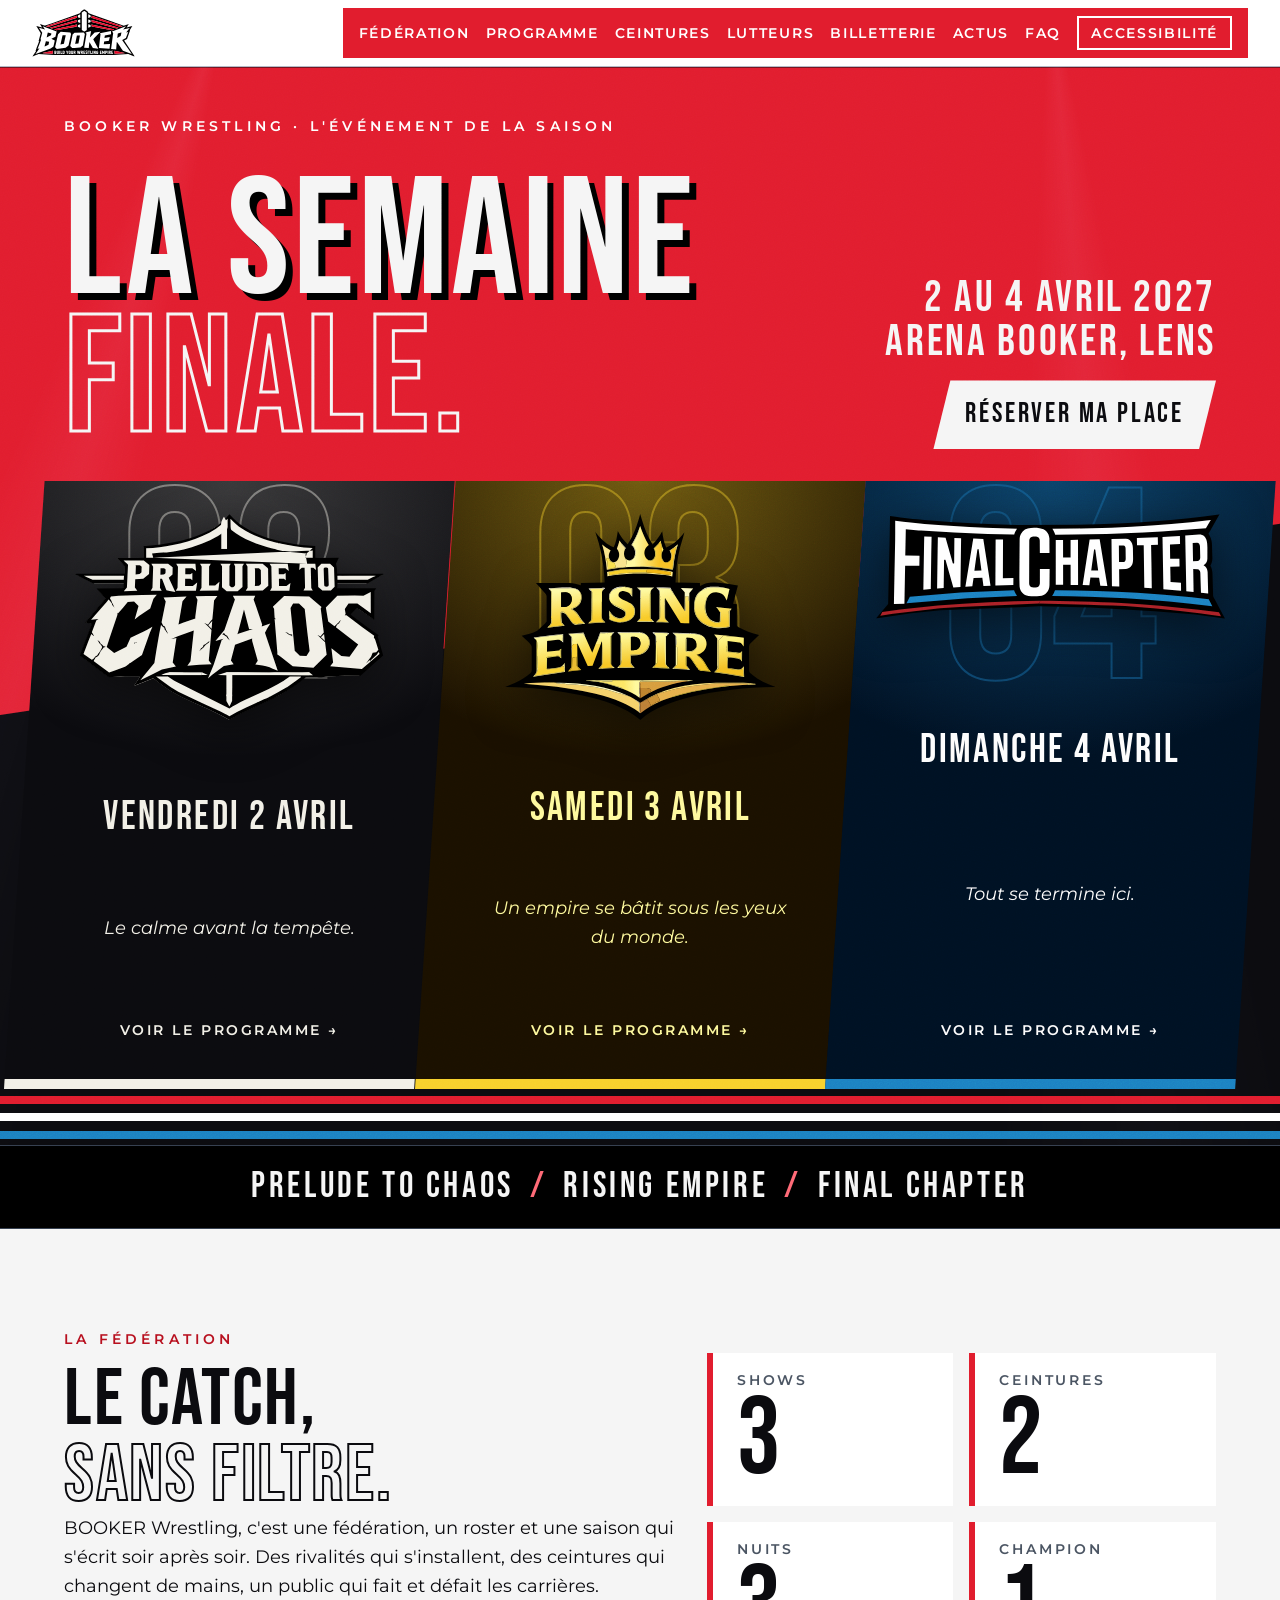
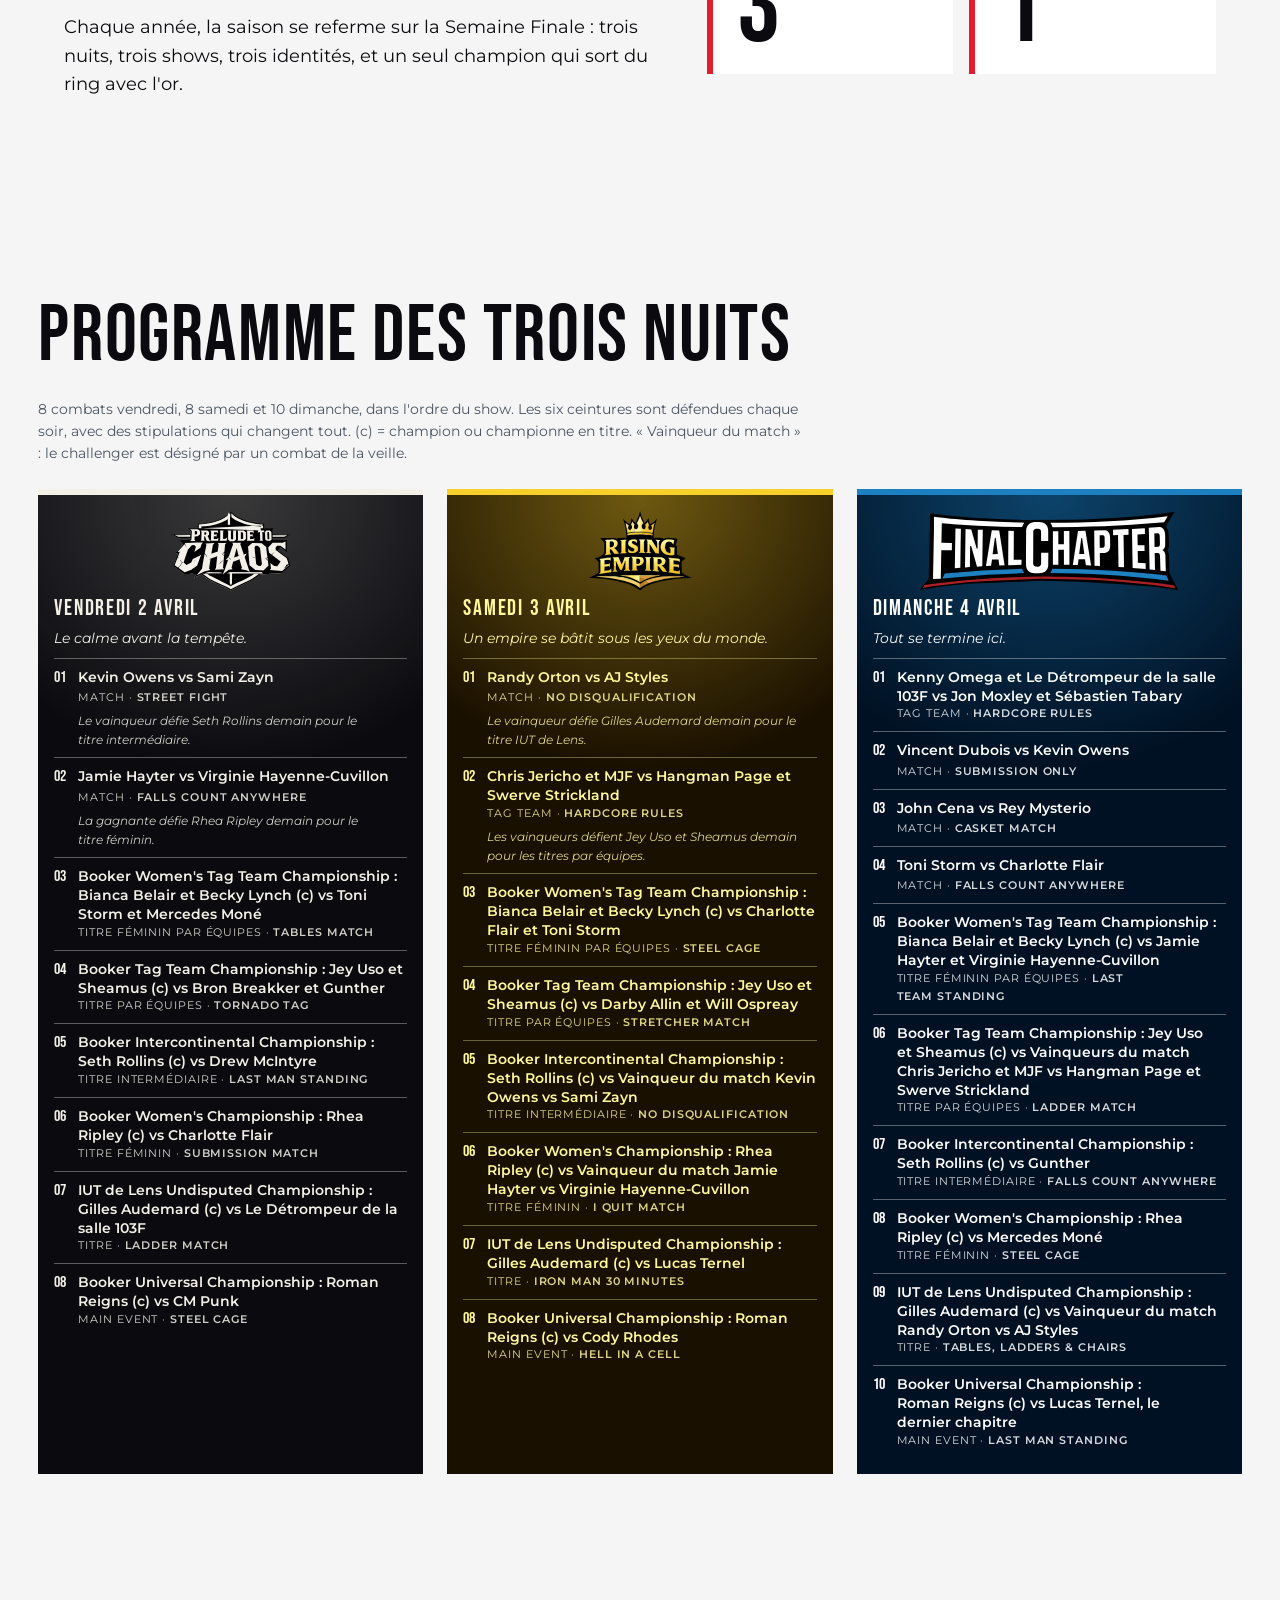
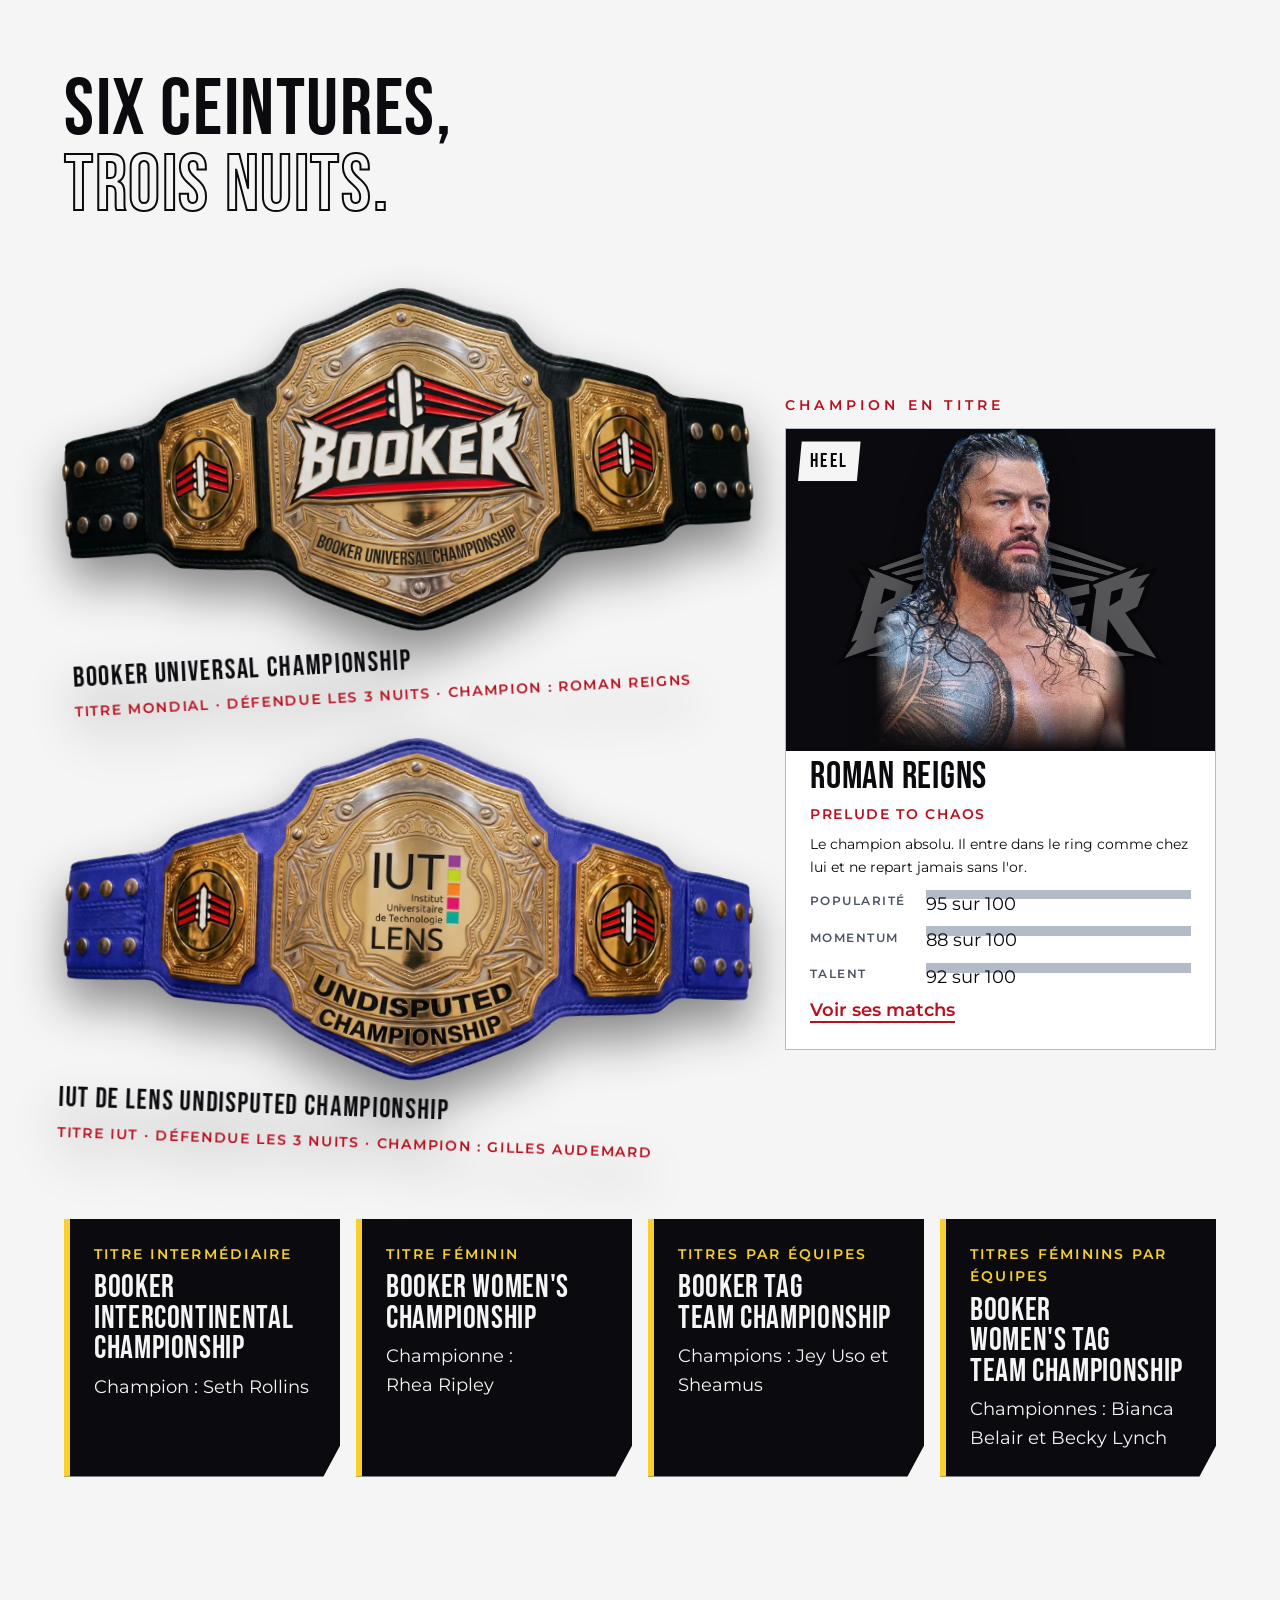
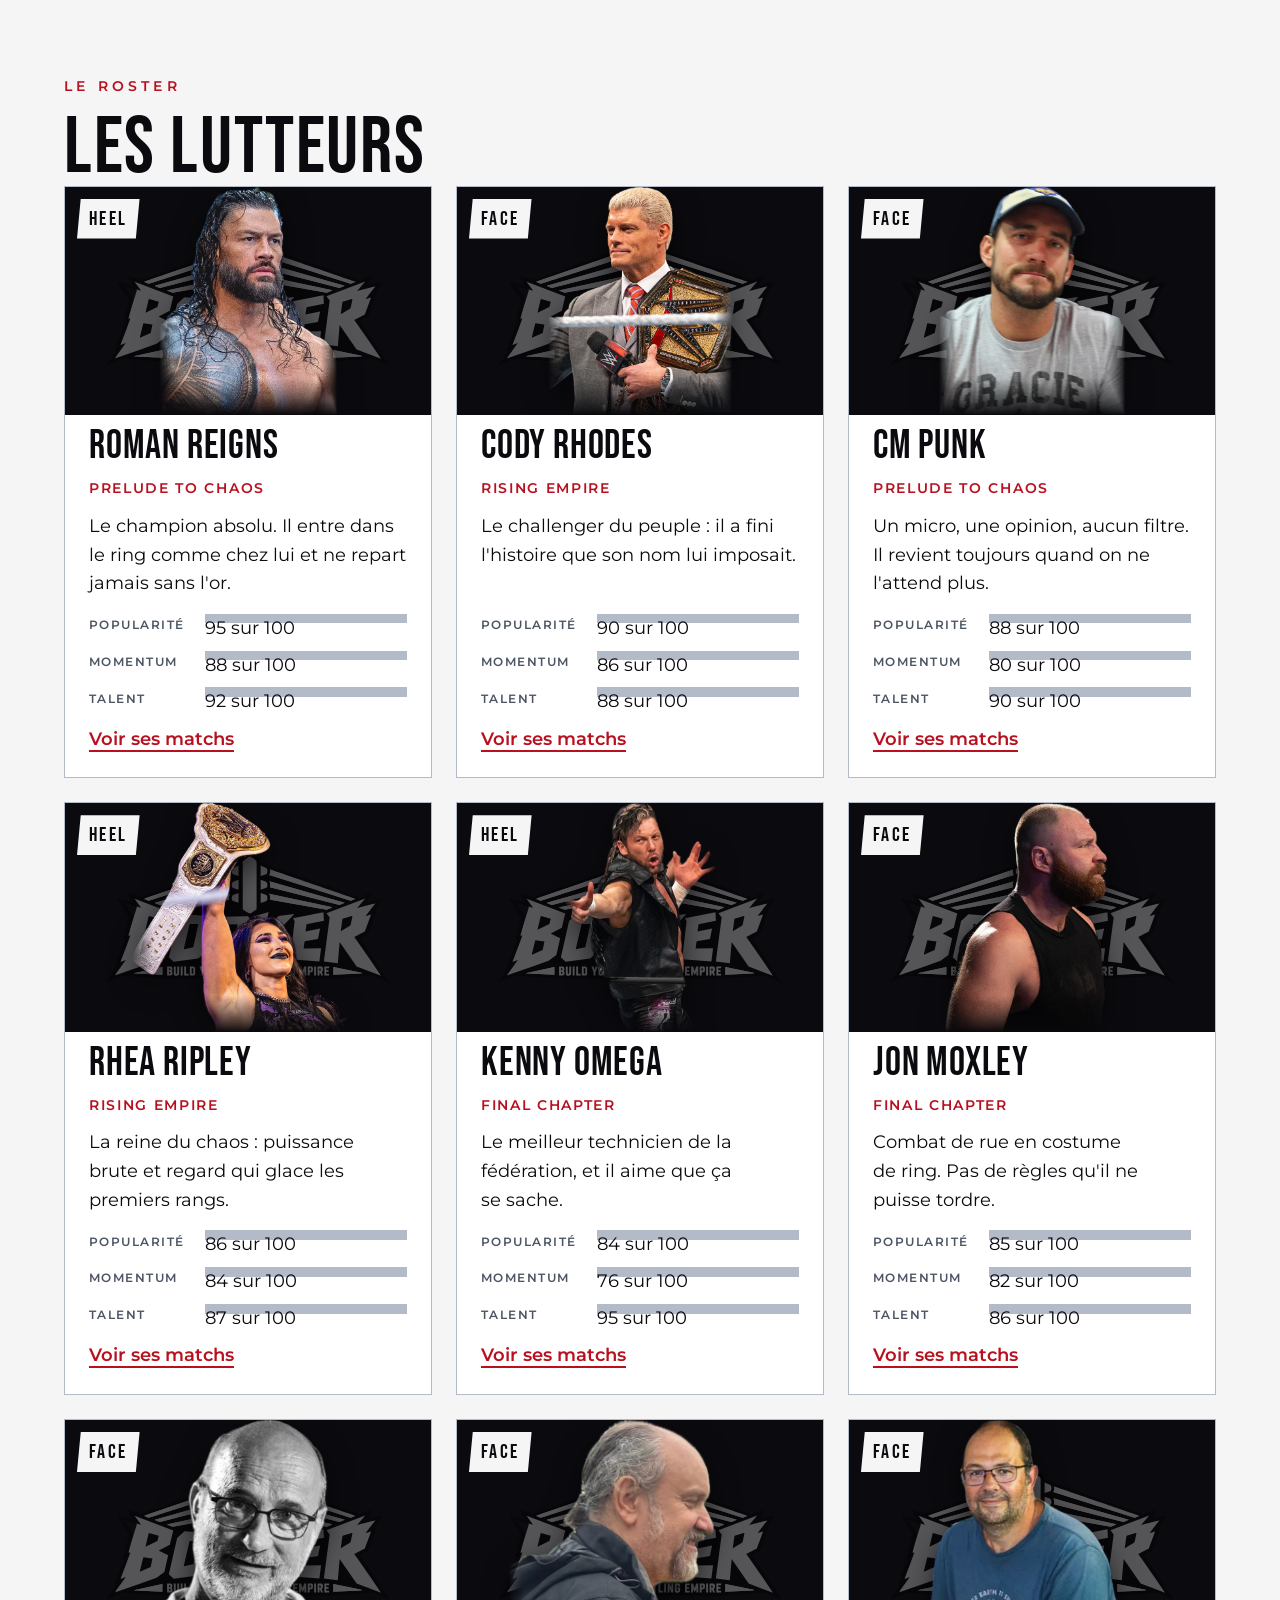
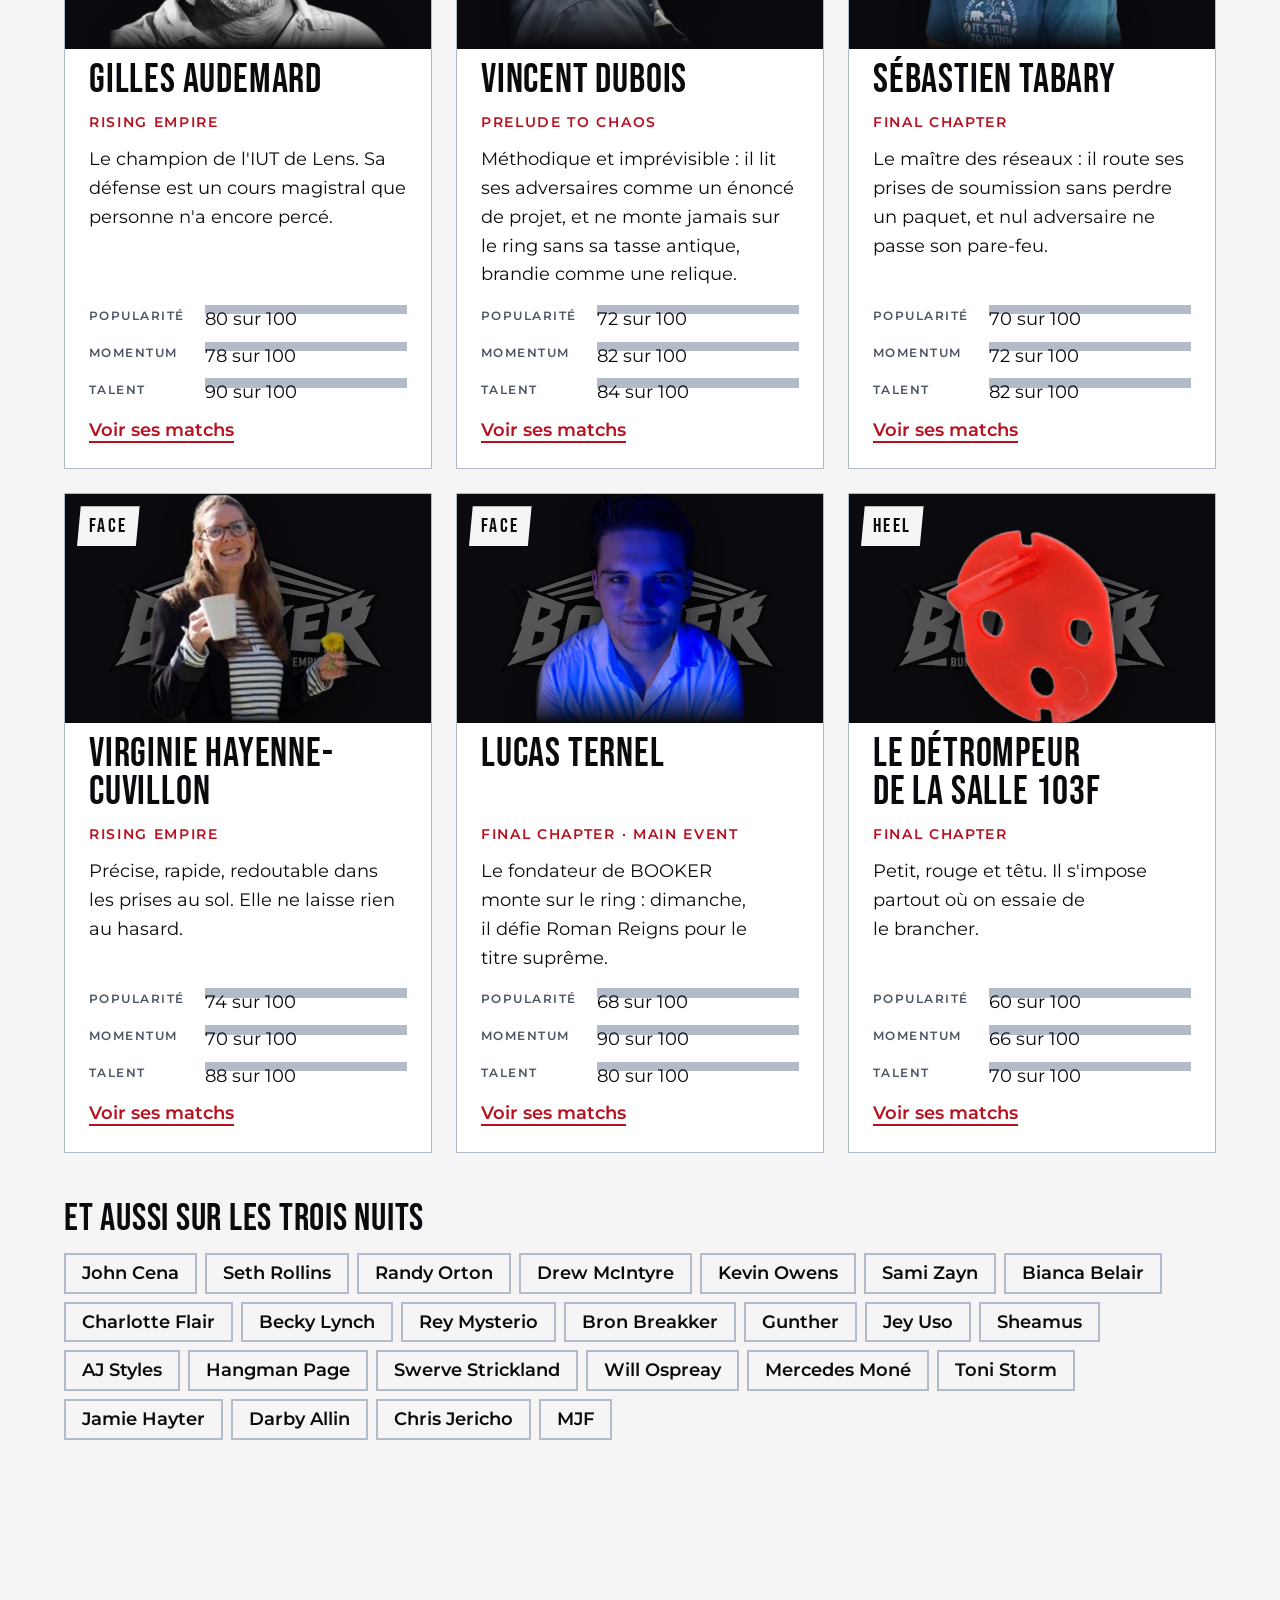
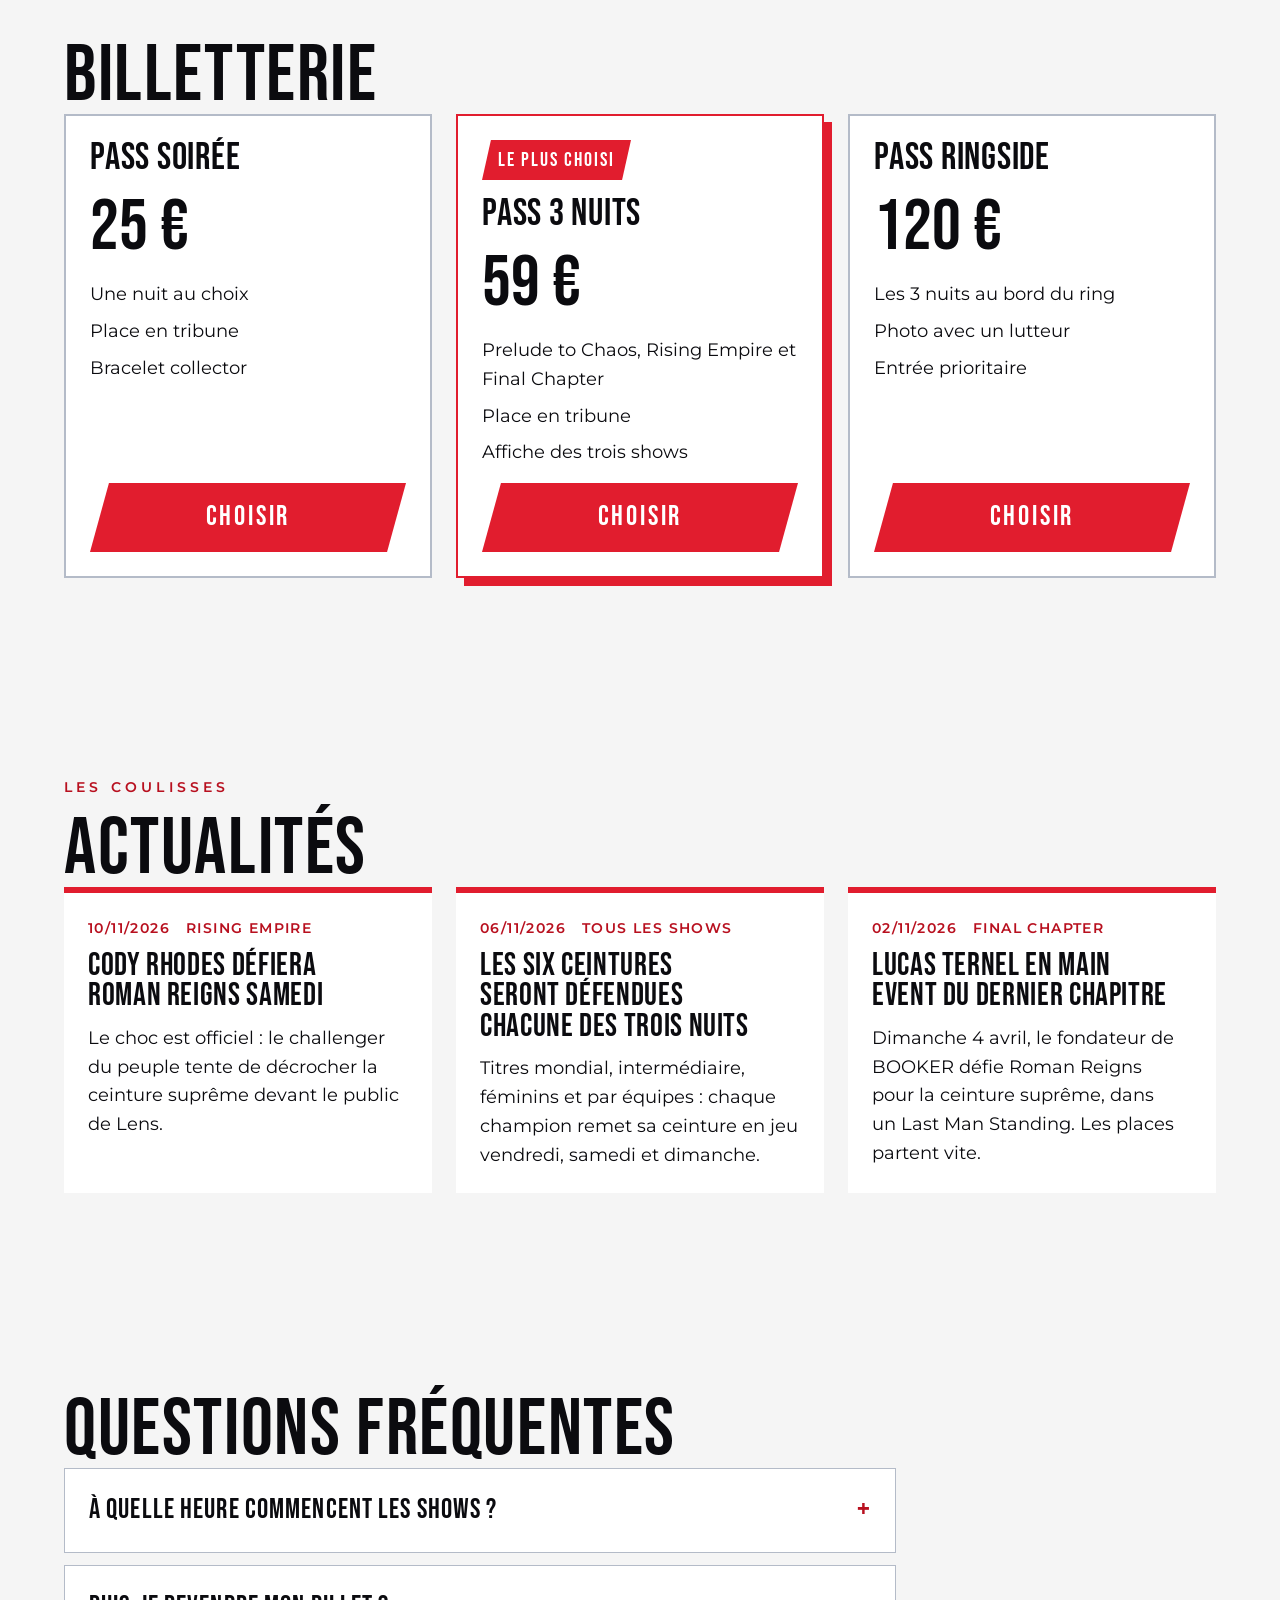
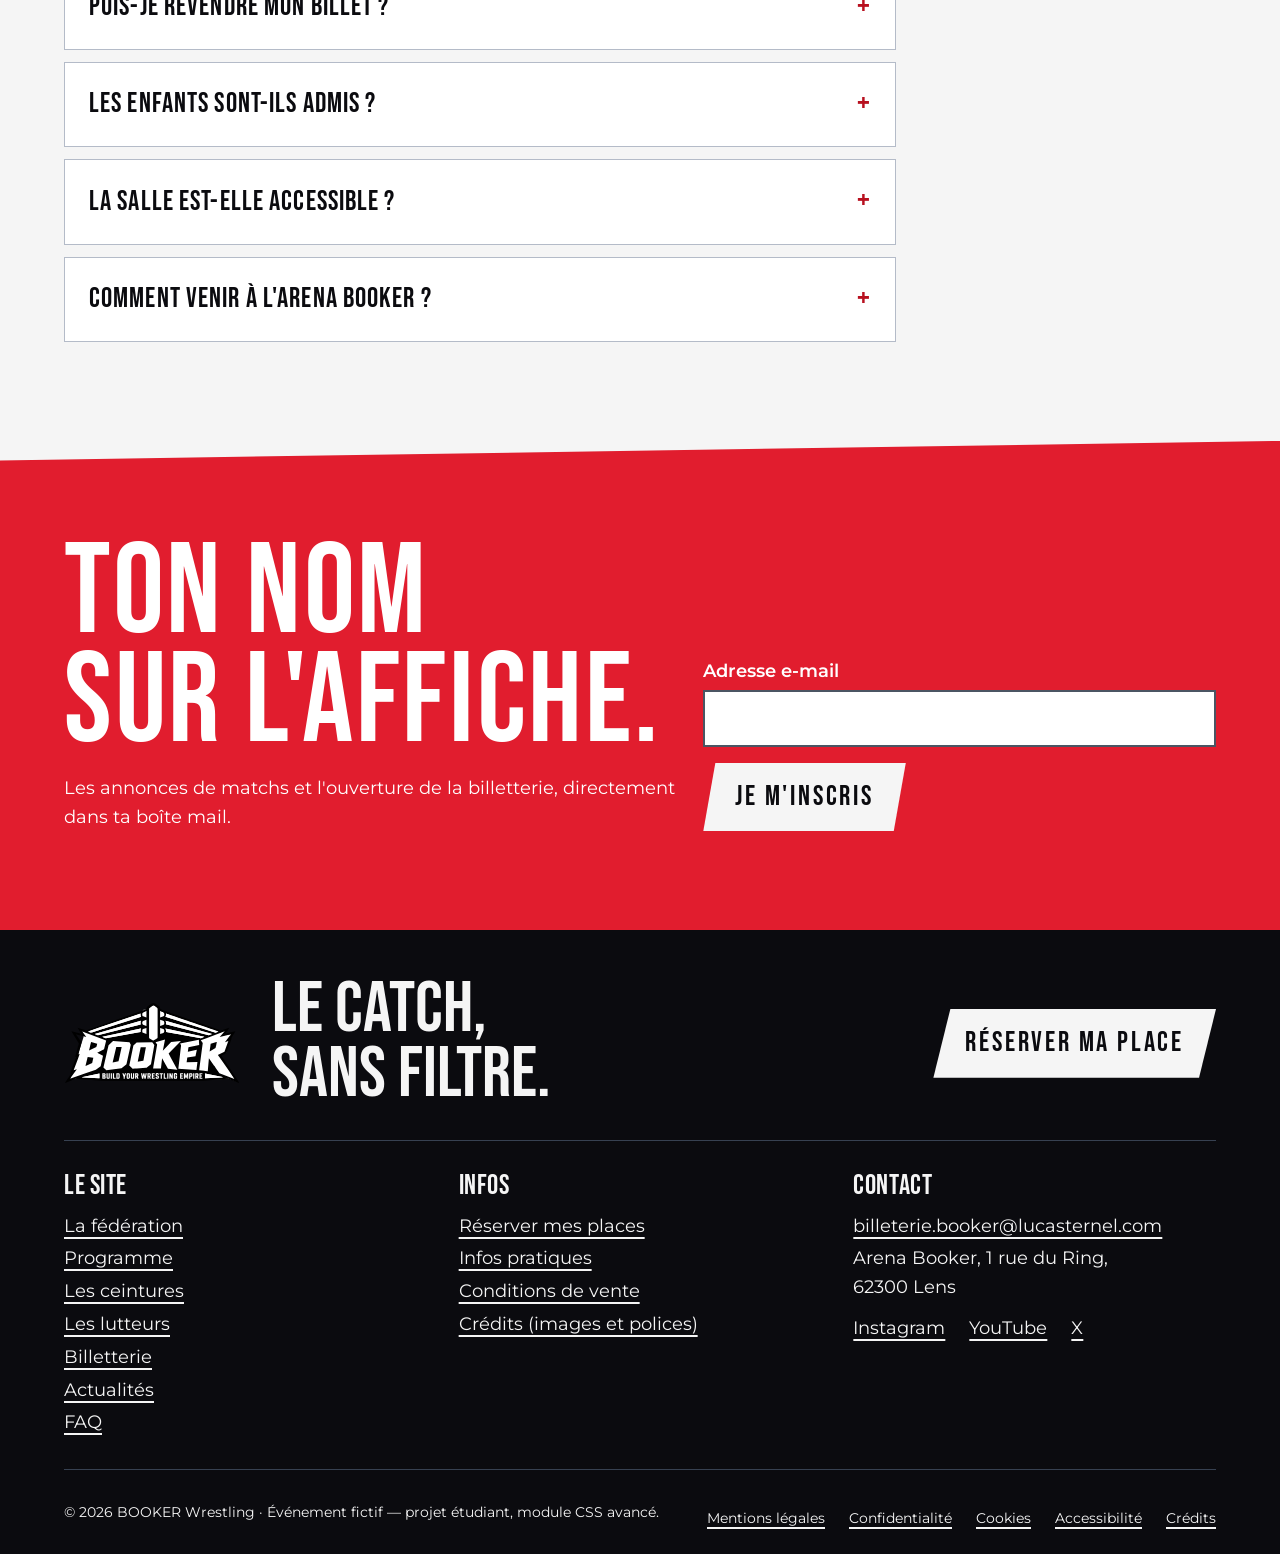
<file: index.html>
<!doctype html>
<html lang="fr">
<head>
  <meta charset="utf-8">
  <meta name="viewport" content="width=device-width, initial-scale=1">
  <title>BOOKER Wrestling — Site officiel de la fédération de catch</title>
  <meta name="description" content="Site officiel de BOOKER Wrestling, fédération de catch : la Semaine Finale (Prelude to Chaos, Rising Empire, Final Chapter), le roster, les ceintures et la billetterie.">
  <link rel="canonical" href="https://booker.lucasternel.com/">
  <meta property="og:type" content="website">
  <meta property="og:site_name" content="BOOKER Wrestling">
  <meta property="og:locale" content="fr_FR">
  <meta property="og:title" content="BOOKER Wrestling — Site officiel de la fédération de catch">
  <meta property="og:description" content="Site officiel de BOOKER Wrestling, fédération de catch : la Semaine Finale (Prelude to Chaos, Rising Empire, Final Chapter), le roster, les ceintures et la billetterie.">
  <meta property="og:url" content="https://booker.lucasternel.com/">
  <!-- Favicons : le coin du ring -->
  <link rel="icon" href="assets/favicons/favicon.svg" type="image/svg+xml">
  <link rel="icon" href="assets/favicons/favicon.ico" sizes="48x48">
  <link rel="icon" href="assets/favicons/favicon-32.png" sizes="32x32" type="image/png">
  <link rel="icon" href="assets/favicons/favicon-16.png" sizes="16x16" type="image/png">
  <link rel="apple-touch-icon" href="assets/favicons/apple-touch-icon.png">
  <link rel="manifest" href="assets/favicons/site.webmanifest">
  <meta name="theme-color" content="#ffffff" media="(prefers-color-scheme: light)">
  <meta name="theme-color" content="#0b0b0f" media="(prefers-color-scheme: dark)">

  <!-- Polices : Bebas Neue (titres) + Montserrat (texte), charte BOOKER -->
  <link rel="preconnect" href="https://fonts.googleapis.com">
  <link rel="preconnect" href="https://fonts.gstatic.com" crossorigin>
  <link rel="stylesheet" href="https://fonts.googleapis.com/css2?family=Bebas+Neue&family=Montserrat:wght@400;600&display=swap">

  <!-- Un SEUL fichier CSS lié : main.css déclare l'ordre des layers -->
  <link rel="stylesheet" href="css/main.css?v=b4041a03">
</head>
<body id="top">

  <header class="site-header">
    <a href="#top" class="brand" aria-label="BOOKER, retour en haut de page">
      <img class="brand__logo--sombre" src="img/booker-logo.svg" alt="BOOKER" width="129" height="60">
      <img class="brand__logo--clair" src="img/booker-logo-clair.svg" alt="BOOKER" width="129" height="60">
    </a>
    <nav class="nav" aria-label="Navigation principale">
      <!-- Menu burger (mobile) : Popover API, sans JavaScript pour l'ouverture -->
      <button class="burger" type="button" popovertarget="menu" aria-label="Menu"><span class="burger__bar" aria-hidden="true"></span></button>
      <ul class="nav__list" id="menu" popover>
        <li><a class="nav__link" href="#federation">Fédération</a></li>
        <li><a class="nav__link" href="#programme">Programme</a></li>
        <li><a class="nav__link" href="#titres">Ceintures</a></li>
        <li><a class="nav__link" href="#lutteurs">Lutteurs</a></li>
        <li><a class="nav__link" href="#billetterie">Billetterie</a></li>
        <li><a class="nav__link" href="#actus">Actus</a></li>
        <li><a class="nav__link" href="#faq">FAQ</a></li>
      </ul>
      <!-- Panneau Accessibilité (Popover API) : thème + taille du texte -->
      <button class="a11y-btn" type="button" popovertarget="a11y" aria-label="Accessibilité"><span class="a11y-btn__short" aria-hidden="true">Aa</span><span class="a11y-btn__long" aria-hidden="true">Accessibilité</span></button>
    </nav>
  </header>


  <!-- Réglages d'accessibilité : radios + :has() (tokens.css, base.css), mémorisés par js/main.js -->
  <div class="a11y" id="a11y" popover role="group" aria-label="Réglages d'accessibilité">
    <p class="a11y__title">Accessibilité</p>
    <fieldset>
      <legend>Thème</legend>
      <label class="choice"><input type="radio" name="theme" id="theme-auto" checked>Auto</label>
      <label class="choice"><input type="radio" name="theme" id="theme-clair">Clair</label>
      <label class="choice"><input type="radio" name="theme" id="theme-sombre">Sombre</label>
    </fieldset>
    <fieldset>
      <legend>Taille du texte</legend>
      <label class="choice"><input type="radio" name="taille" id="taille-0" aria-label="Texte normal" checked>A</label>
      <label class="choice"><input type="radio" name="taille" id="taille-1" aria-label="Texte agrandi 1 fois">A+</label>
      <label class="choice"><input type="radio" name="taille" id="taille-2" aria-label="Texte agrandi 2 fois">A++</label>
      <label class="choice"><input type="radio" name="taille" id="taille-3" aria-label="Texte agrandi 3 fois">A+++</label>
    </fieldset>
    <button class="btn a11y__close" type="button" popovertarget="a11y" popovertargetaction="hide">Fermer</button>
  </div>

  <main>
    <section class="hero" aria-labelledby="hero-titre">
      <div class="hero__slab" aria-hidden="true"></div>
      <div class="hero__lights" aria-hidden="true"></div>
      <div class="container hero__head">
        <p class="hero__eyebrow">BOOKER Wrestling · l'événement de la saison</p>
        <h1 class="hero__title" id="hero-titre">La semaine<br><span class="outline-text">finale.</span></h1>
        <div class="hero__side">
          <p class="hero__meta">
            <time datetime="2027-04-02">2</time> au <time datetime="2027-04-04">4 avril 2027</time><br>
            Arena Booker, Lens
          </p>
          <a class="btn btn--light" href="reservation.html">Réserver ma place</a>
        </div>
      </div>
      <ol class="triptych">
        <li class="night" data-show="prelude">
          <a class="night__link" href="#jour-prelude">
            <span class="night__num" aria-hidden="true">02</span>
            <img class="night__logo" src="img/prelude-to-chaos-logo.svg" alt="Prelude to Chaos" width="400" height="260">
            <span class="night__date">Vendredi 2 avril</span>
            <span class="night__tag">Le calme avant la tempête.</span>
            <span class="night__go">Voir le programme →</span>
          </a>
        </li>
        <li class="night" data-show="rising">
          <a class="night__link" href="#jour-rising">
            <span class="night__num" aria-hidden="true">03</span>
            <img class="night__logo" src="img/rising-empire-logo.svg" alt="Rising Empire" width="400" height="260">
            <span class="night__date">Samedi 3 avril</span>
            <span class="night__tag">Un empire se bâtit sous les yeux du monde.</span>
            <span class="night__go">Voir le programme →</span>
          </a>
        </li>
        <li class="night" data-show="final">
          <a class="night__link" href="#jour-final">
            <span class="night__num" aria-hidden="true">04</span>
            <img class="night__logo" src="img/final-chapter-logo.svg" alt="Final Chapter" width="400" height="260">
            <span class="night__date">Dimanche 4 avril</span>
            <span class="night__tag">Tout se termine ici.</span>
            <span class="night__go">Voir le programme →</span>
          </a>
        </li>
      </ol>
      <div class="hero__ropes" aria-hidden="true"></div>
    </section>

    <!-- Bandeau décoratif (masqué des lecteurs d'écran) -->
    <div class="ticker" aria-hidden="true">
      <div class="ticker__track">
        <span>Prelude to Chaos</span><span>/</span><span>Rising Empire</span><span>/</span><span>Final Chapter</span>
      </div>
    </div>

    <div class="container">
      <section id="federation" class="section about" aria-labelledby="federation-titre">
        <div class="about__text">
          <p class="eyebrow">La fédération</p>
          <h2 id="federation-titre">Le catch,<br><span class="outline-text">sans filtre.</span></h2>
          <p>BOOKER Wrestling, c'est une fédération, un roster et une saison qui s'écrit soir après soir. Des rivalités qui s'installent, des ceintures qui changent de mains, un public qui fait et défait les carrières.</p>
          <p>Chaque année, la saison se referme sur la Semaine Finale : trois nuits, trois shows, trois identités, et un seul champion qui sort du ring avec l'or.</p>
        </div>
        <dl class="about__stats">
          <div class="stat"><dt>Shows</dt><dd>3</dd></div>
          <div class="stat"><dt>Ceintures</dt><dd>2</dd></div>
          <div class="stat"><dt>Nuits</dt><dd>3</dd></div>
          <div class="stat"><dt>Champion</dt><dd>1</dd></div>
        </dl>
      </section>

      <section id="programme" class="section programme" aria-labelledby="programme-titre">
        <h2 id="programme-titre">Programme des trois nuits</h2>
        <p class="programme__intro">8 combats vendredi, 8 samedi et 10 dimanche, dans l'ordre du show. Les six ceintures sont défendues chaque soir, avec des stipulations qui changent tout. (c) = champion ou championne en titre. « Vainqueur du match » : le challenger est désigné par un combat de la veille.</p>
      <section class="day" data-show="prelude" aria-labelledby="jour-prelude">
        <h3 class="day__title" id="jour-prelude">
          <img src="img/prelude-to-chaos-logo.svg" alt="Prelude to Chaos" width="400" height="260">
          <span class="day__date">Vendredi 2 avril</span>
        </h3>
        <p class="day__tagline">Le calme avant la tempête.</p>
        <ul class="day__slots">
          <li class="slot">
            <p class="slot__title">Kevin Owens vs Sami Zayn</p>
            <p class="slot__tag">Match · <span class="slot__stip">Street Fight</span></p>
            <p class="slot__note">Le vainqueur défie Seth Rollins demain pour le titre intermédiaire.</p>
          </li>
          <li class="slot">
            <p class="slot__title">Jamie Hayter vs Virginie Hayenne-Cuvillon</p>
            <p class="slot__tag">Match · <span class="slot__stip">Falls Count Anywhere</span></p>
            <p class="slot__note">La gagnante défie Rhea Ripley demain pour le titre féminin.</p>
          </li>
          <li class="slot">
            <p class="slot__title">Booker Women's Tag Team Championship : Bianca Belair et Becky Lynch (c) vs Toni Storm et Mercedes Moné</p>
            <p class="slot__tag">Titre féminin par équipes · <span class="slot__stip">Tables Match</span></p>
          </li>
          <li class="slot">
            <p class="slot__title">Booker Tag Team Championship : Jey Uso et Sheamus (c) vs Bron Breakker et Gunther</p>
            <p class="slot__tag">Titre par équipes · <span class="slot__stip">Tornado Tag</span></p>
          </li>
          <li class="slot">
            <p class="slot__title">Booker Intercontinental Championship : Seth Rollins (c) vs Drew McIntyre</p>
            <p class="slot__tag">Titre intermédiaire · <span class="slot__stip">Last Man Standing</span></p>
          </li>
          <li class="slot">
            <p class="slot__title">Booker Women's Championship : Rhea Ripley (c) vs Charlotte Flair</p>
            <p class="slot__tag">Titre féminin · <span class="slot__stip">Submission Match</span></p>
          </li>
          <li class="slot">
            <p class="slot__title">IUT de Lens Undisputed Championship : Gilles Audemard (c) vs Le Détrompeur de la salle 103F</p>
            <p class="slot__tag">Titre · <span class="slot__stip">Ladder Match</span></p>
          </li>
          <li class="slot">
            <p class="slot__title">Booker Universal Championship : Roman Reigns (c) vs CM Punk</p>
            <p class="slot__tag">Main event · <span class="slot__stip">Steel Cage</span></p>
          </li>
        </ul>
      </section>

      <section class="day" data-show="rising" aria-labelledby="jour-rising">
        <h3 class="day__title" id="jour-rising">
          <img src="img/rising-empire-logo.svg" alt="Rising Empire" width="400" height="260">
          <span class="day__date">Samedi 3 avril</span>
        </h3>
        <p class="day__tagline">Un empire se bâtit sous les yeux du monde.</p>
        <ul class="day__slots">
          <li class="slot">
            <p class="slot__title">Randy Orton vs AJ Styles</p>
            <p class="slot__tag">Match · <span class="slot__stip">No Disqualification</span></p>
            <p class="slot__note">Le vainqueur défie Gilles Audemard demain pour le titre IUT de Lens.</p>
          </li>
          <li class="slot">
            <p class="slot__title">Chris Jericho et MJF vs Hangman Page et Swerve Strickland</p>
            <p class="slot__tag">Tag team · <span class="slot__stip">Hardcore Rules</span></p>
            <p class="slot__note">Les vainqueurs défient Jey Uso et Sheamus demain pour les titres par équipes.</p>
          </li>
          <li class="slot">
            <p class="slot__title">Booker Women's Tag Team Championship : Bianca Belair et Becky Lynch (c) vs Charlotte Flair et Toni Storm</p>
            <p class="slot__tag">Titre féminin par équipes · <span class="slot__stip">Steel Cage</span></p>
          </li>
          <li class="slot">
            <p class="slot__title">Booker Tag Team Championship : Jey Uso et Sheamus (c) vs Darby Allin et Will Ospreay</p>
            <p class="slot__tag">Titre par équipes · <span class="slot__stip">Stretcher Match</span></p>
          </li>
          <li class="slot">
            <p class="slot__title">Booker Intercontinental Championship : Seth Rollins (c) vs Vainqueur du match Kevin Owens vs Sami Zayn</p>
            <p class="slot__tag">Titre intermédiaire · <span class="slot__stip">No Disqualification</span></p>
          </li>
          <li class="slot">
            <p class="slot__title">Booker Women's Championship : Rhea Ripley (c) vs Vainqueur du match Jamie Hayter vs Virginie Hayenne-Cuvillon</p>
            <p class="slot__tag">Titre féminin · <span class="slot__stip">I Quit Match</span></p>
          </li>
          <li class="slot">
            <p class="slot__title">IUT de Lens Undisputed Championship : Gilles Audemard (c) vs Lucas Ternel</p>
            <p class="slot__tag">Titre · <span class="slot__stip">Iron Man 30 minutes</span></p>
          </li>
          <li class="slot">
            <p class="slot__title">Booker Universal Championship : Roman Reigns (c) vs Cody Rhodes</p>
            <p class="slot__tag">Main event · <span class="slot__stip">Hell in a Cell</span></p>
          </li>
        </ul>
      </section>

      <section class="day" data-show="final" aria-labelledby="jour-final">
        <h3 class="day__title" id="jour-final">
          <img src="img/final-chapter-logo.svg" alt="Final Chapter" width="400" height="260">
          <span class="day__date">Dimanche 4 avril</span>
        </h3>
        <p class="day__tagline">Tout se termine ici.</p>
        <ul class="day__slots">
          <li class="slot">
            <p class="slot__title">Kenny Omega et Le Détrompeur de la salle 103F vs Jon Moxley et Sébastien Tabary</p>
            <p class="slot__tag">Tag team · <span class="slot__stip">Hardcore Rules</span></p>
          </li>
          <li class="slot">
            <p class="slot__title">Vincent Dubois vs Kevin Owens</p>
            <p class="slot__tag">Match · <span class="slot__stip">Submission Only</span></p>
          </li>
          <li class="slot">
            <p class="slot__title">John Cena vs Rey Mysterio</p>
            <p class="slot__tag">Match · <span class="slot__stip">Casket Match</span></p>
          </li>
          <li class="slot">
            <p class="slot__title">Toni Storm vs Charlotte Flair</p>
            <p class="slot__tag">Match · <span class="slot__stip">Falls Count Anywhere</span></p>
          </li>
          <li class="slot">
            <p class="slot__title">Booker Women's Tag Team Championship : Bianca Belair et Becky Lynch (c) vs Jamie Hayter et Virginie Hayenne-Cuvillon</p>
            <p class="slot__tag">Titre féminin par équipes · <span class="slot__stip">Last Team Standing</span></p>
          </li>
          <li class="slot">
            <p class="slot__title">Booker Tag Team Championship : Jey Uso et Sheamus (c) vs Vainqueurs du match Chris Jericho et MJF vs Hangman Page et Swerve Strickland</p>
            <p class="slot__tag">Titre par équipes · <span class="slot__stip">Ladder Match</span></p>
          </li>
          <li class="slot">
            <p class="slot__title">Booker Intercontinental Championship : Seth Rollins (c) vs Gunther</p>
            <p class="slot__tag">Titre intermédiaire · <span class="slot__stip">Falls Count Anywhere</span></p>
          </li>
          <li class="slot">
            <p class="slot__title">Booker Women's Championship : Rhea Ripley (c) vs Mercedes Moné</p>
            <p class="slot__tag">Titre féminin · <span class="slot__stip">Steel Cage</span></p>
          </li>
          <li class="slot">
            <p class="slot__title">IUT de Lens Undisputed Championship : Gilles Audemard (c) vs Vainqueur du match Randy Orton vs AJ Styles</p>
            <p class="slot__tag">Titre · <span class="slot__stip">Tables, Ladders &amp; Chairs</span></p>
          </li>
          <li class="slot">
            <p class="slot__title">Booker Universal Championship : Roman Reigns (c) vs Lucas Ternel, le dernier chapitre</p>
            <p class="slot__tag">Main event · <span class="slot__stip">Last Man Standing</span></p>
          </li>
        </ul>
      </section>

      </section>

      <section id="titres" class="section titles" aria-labelledby="titres-titre">
        <h2 id="titres-titre">Six ceintures,<br><span class="outline-text">trois nuits.</span></h2>
        <div class="titles__belts">
          <figure class="belt">
            <img src="img/ceinture-booker.webp" alt="Ceinture Booker Universal Championship : plaque dorée gravée du logo BOOKER sur sangle noire" width="1000" height="496" loading="lazy">
            <figcaption>Booker Universal Championship <span>Titre mondial · défendue les 3 nuits · champion : Roman Reigns</span></figcaption>
          </figure>
          <figure class="belt">
            <img src="img/ceinture-iut.webp" alt="Ceinture IUT de Lens Undisputed Championship : plaque dorée sur sangle bleue" width="1000" height="496" loading="lazy">
            <figcaption>IUT de Lens Undisputed Championship <span>Titre IUT · défendue les 3 nuits · champion : Gilles Audemard</span></figcaption>
          </figure>
        </div>
        <ul class="titles__more" aria-label="Les autres ceintures">
          <li class="plate">
            <p class="plate__kind">Titre intermédiaire</p>
            <h3 class="plate__name">Booker Intercontinental Championship</h3>
            <p class="plate__champ">Champion : Seth Rollins</p>
          </li>
          <li class="plate">
            <p class="plate__kind">Titre féminin</p>
            <h3 class="plate__name">Booker Women's Championship</h3>
            <p class="plate__champ">Championne : Rhea Ripley</p>
          </li>
          <li class="plate">
            <p class="plate__kind">Titres par équipes</p>
            <h3 class="plate__name">Booker Tag Team Championship</h3>
            <p class="plate__champ">Champions : Jey Uso et Sheamus</p>
          </li>
          <li class="plate">
            <p class="plate__kind">Titres féminins par équipes</p>
            <h3 class="plate__name">Booker Women's Tag Team Championship</h3>
            <p class="plate__champ">Championnes : Bianca Belair et Becky Lynch</p>
          </li>
        </ul>
        <aside class="titles__champion" aria-label="Champion en titre">
          <p class="eyebrow">Champion en titre</p>
        <article class="card">
          <div class="card__media card__media--real">
            <span class="card__tag">Heel</span>
            <img src="img/lutteurs/roman-reigns.webp" alt="Portrait de Roman Reigns" width="545" height="700" loading="lazy">
          </div>
          <h3 class="card__name">Roman Reigns</h3>
          <p class="card__role">Prelude to Chaos</p>
          <p class="card__bio">Le champion absolu. Il entre dans le ring comme chez lui et ne repart jamais sans l'or.</p>
          <dl class="card__stats">
            <div><dt>Popularité</dt><dd><meter min="0" max="100" value="95">95 sur 100</meter></dd></div>
            <div><dt>Momentum</dt><dd><meter min="0" max="100" value="88">88 sur 100</meter></dd></div>
            <div><dt>Talent</dt><dd><meter min="0" max="100" value="92">92 sur 100</meter></dd></div>
          </dl>
          <a class="card__link" href="#lutteurs" aria-label="Voir les matchs de Roman Reigns">Voir ses matchs</a>
        </article>
        </aside>
      </section>

      <section id="lutteurs" class="section speakers" aria-labelledby="lutteurs-titre">
        <p class="eyebrow">Le roster</p>
        <h2 id="lutteurs-titre">Les lutteurs</h2>
        <div class="speakers__grid">
        <article class="card">
          <div class="card__media card__media--real">
            <span class="card__tag">Heel</span>
            <img src="img/lutteurs/roman-reigns.webp" alt="Portrait de Roman Reigns" width="545" height="700" loading="lazy">
          </div>
          <h3 class="card__name">Roman Reigns</h3>
          <p class="card__role">Prelude to Chaos</p>
          <p class="card__bio">Le champion absolu. Il entre dans le ring comme chez lui et ne repart jamais sans l'or.</p>
          <dl class="card__stats">
            <div><dt>Popularité</dt><dd><meter min="0" max="100" value="95">95 sur 100</meter></dd></div>
            <div><dt>Momentum</dt><dd><meter min="0" max="100" value="88">88 sur 100</meter></dd></div>
            <div><dt>Talent</dt><dd><meter min="0" max="100" value="92">92 sur 100</meter></dd></div>
          </dl>
          <a class="card__link" href="#programme" aria-label="Voir les matchs de Roman Reigns">Voir ses matchs</a>
        </article>
        <article class="card">
          <div class="card__media card__media--real">
            <span class="card__tag">Face</span>
            <img src="img/lutteurs/cody-rhodes.webp" alt="Portrait de Cody Rhodes" width="561" height="700" loading="lazy">
          </div>
          <h3 class="card__name">Cody Rhodes</h3>
          <p class="card__role">Rising Empire</p>
          <p class="card__bio">Le challenger du peuple : il a fini l'histoire que son nom lui imposait.</p>
          <dl class="card__stats">
            <div><dt>Popularité</dt><dd><meter min="0" max="100" value="90">90 sur 100</meter></dd></div>
            <div><dt>Momentum</dt><dd><meter min="0" max="100" value="86">86 sur 100</meter></dd></div>
            <div><dt>Talent</dt><dd><meter min="0" max="100" value="88">88 sur 100</meter></dd></div>
          </dl>
          <a class="card__link" href="#programme" aria-label="Voir les matchs de Cody Rhodes">Voir ses matchs</a>
        </article>
        <article class="card">
          <div class="card__media card__media--real">
            <span class="card__tag">Face</span>
            <img src="img/lutteurs/cm-punk.webp" alt="Portrait de CM Punk" width="567" height="700" loading="lazy">
          </div>
          <h3 class="card__name">CM Punk</h3>
          <p class="card__role">Prelude to Chaos</p>
          <p class="card__bio">Un micro, une opinion, aucun filtre. Il revient toujours quand on ne l'attend plus.</p>
          <dl class="card__stats">
            <div><dt>Popularité</dt><dd><meter min="0" max="100" value="88">88 sur 100</meter></dd></div>
            <div><dt>Momentum</dt><dd><meter min="0" max="100" value="80">80 sur 100</meter></dd></div>
            <div><dt>Talent</dt><dd><meter min="0" max="100" value="90">90 sur 100</meter></dd></div>
          </dl>
          <a class="card__link" href="#programme" aria-label="Voir les matchs de CM Punk">Voir ses matchs</a>
        </article>
        <article class="card">
          <div class="card__media card__media--real">
            <span class="card__tag">Heel</span>
            <img src="img/lutteurs/rhea-ripley.webp" alt="Portrait de Rhea Ripley" width="700" height="691" loading="lazy">
          </div>
          <h3 class="card__name">Rhea Ripley</h3>
          <p class="card__role">Rising Empire</p>
          <p class="card__bio">La reine du chaos : puissance brute et regard qui glace les premiers rangs.</p>
          <dl class="card__stats">
            <div><dt>Popularité</dt><dd><meter min="0" max="100" value="86">86 sur 100</meter></dd></div>
            <div><dt>Momentum</dt><dd><meter min="0" max="100" value="84">84 sur 100</meter></dd></div>
            <div><dt>Talent</dt><dd><meter min="0" max="100" value="87">87 sur 100</meter></dd></div>
          </dl>
          <a class="card__link" href="#programme" aria-label="Voir les matchs de Rhea Ripley">Voir ses matchs</a>
        </article>
        <article class="card">
          <div class="card__media card__media--real">
            <span class="card__tag">Heel</span>
            <img src="img/lutteurs/kenny-omega.webp" alt="Portrait de Kenny Omega" width="438" height="658" loading="lazy">
          </div>
          <h3 class="card__name">Kenny Omega</h3>
          <p class="card__role">Final Chapter</p>
          <p class="card__bio">Le meilleur technicien de la fédération, et il aime que ça se sache.</p>
          <dl class="card__stats">
            <div><dt>Popularité</dt><dd><meter min="0" max="100" value="84">84 sur 100</meter></dd></div>
            <div><dt>Momentum</dt><dd><meter min="0" max="100" value="76">76 sur 100</meter></dd></div>
            <div><dt>Talent</dt><dd><meter min="0" max="100" value="95">95 sur 100</meter></dd></div>
          </dl>
          <a class="card__link" href="#programme" aria-label="Voir les matchs de Kenny Omega">Voir ses matchs</a>
        </article>
        <article class="card">
          <div class="card__media card__media--real">
            <span class="card__tag">Face</span>
            <img src="img/lutteurs/jon-moxley.webp" alt="Portrait de Jon Moxley" width="544" height="700" loading="lazy">
          </div>
          <h3 class="card__name">Jon Moxley</h3>
          <p class="card__role">Final Chapter</p>
          <p class="card__bio">Combat de rue en costume de ring. Pas de règles qu'il ne puisse tordre.</p>
          <dl class="card__stats">
            <div><dt>Popularité</dt><dd><meter min="0" max="100" value="85">85 sur 100</meter></dd></div>
            <div><dt>Momentum</dt><dd><meter min="0" max="100" value="82">82 sur 100</meter></dd></div>
            <div><dt>Talent</dt><dd><meter min="0" max="100" value="86">86 sur 100</meter></dd></div>
          </dl>
          <a class="card__link" href="#programme" aria-label="Voir les matchs de Jon Moxley">Voir ses matchs</a>
        </article>
        <article class="card">
          <div class="card__media card__media--portrait card__media--gilles-audemard" aria-hidden="true">
            <span class="card__tag">Face</span>
          </div>
          <h3 class="card__name">Gilles Audemard</h3>
          <p class="card__role">Rising Empire</p>
          <p class="card__bio">Le champion de l'IUT de Lens. Sa défense est un cours magistral que personne n'a encore percé.</p>
          <dl class="card__stats">
            <div><dt>Popularité</dt><dd><meter min="0" max="100" value="80">80 sur 100</meter></dd></div>
            <div><dt>Momentum</dt><dd><meter min="0" max="100" value="78">78 sur 100</meter></dd></div>
            <div><dt>Talent</dt><dd><meter min="0" max="100" value="90">90 sur 100</meter></dd></div>
          </dl>
          <a class="card__link" href="#programme" aria-label="Voir les matchs de Gilles Audemard">Voir ses matchs</a>
        </article>
        <article class="card">
          <div class="card__media card__media--portrait card__media--vincent-dubois" aria-hidden="true">
            <span class="card__tag">Face</span>
          </div>
          <h3 class="card__name">Vincent Dubois</h3>
          <p class="card__role">Prelude to Chaos</p>
          <p class="card__bio">Méthodique et imprévisible : il lit ses adversaires comme un énoncé de projet, et ne monte jamais sur le ring sans sa tasse antique, brandie comme une relique.</p>
          <dl class="card__stats">
            <div><dt>Popularité</dt><dd><meter min="0" max="100" value="72">72 sur 100</meter></dd></div>
            <div><dt>Momentum</dt><dd><meter min="0" max="100" value="82">82 sur 100</meter></dd></div>
            <div><dt>Talent</dt><dd><meter min="0" max="100" value="84">84 sur 100</meter></dd></div>
          </dl>
          <a class="card__link" href="#programme" aria-label="Voir les matchs de Vincent Dubois">Voir ses matchs</a>
        </article>
        <article class="card">
          <div class="card__media card__media--portrait card__media--sebastien-tabary" aria-hidden="true">
            <span class="card__tag">Face</span>
          </div>
          <h3 class="card__name">Sébastien Tabary</h3>
          <p class="card__role">Final Chapter</p>
          <p class="card__bio">Le maître des réseaux : il route ses prises de soumission sans perdre un paquet, et nul adversaire ne passe son pare-feu.</p>
          <dl class="card__stats">
            <div><dt>Popularité</dt><dd><meter min="0" max="100" value="70">70 sur 100</meter></dd></div>
            <div><dt>Momentum</dt><dd><meter min="0" max="100" value="72">72 sur 100</meter></dd></div>
            <div><dt>Talent</dt><dd><meter min="0" max="100" value="82">82 sur 100</meter></dd></div>
          </dl>
          <a class="card__link" href="#programme" aria-label="Voir les matchs de Sébastien Tabary">Voir ses matchs</a>
        </article>
        <article class="card">
          <div class="card__media card__media--portrait card__media--virginie-hayenne-cuvillon" aria-hidden="true">
            <span class="card__tag">Face</span>
          </div>
          <h3 class="card__name">Virginie Hayenne-Cuvillon</h3>
          <p class="card__role">Rising Empire</p>
          <p class="card__bio">Précise, rapide, redoutable dans les prises au sol. Elle ne laisse rien au hasard.</p>
          <dl class="card__stats">
            <div><dt>Popularité</dt><dd><meter min="0" max="100" value="74">74 sur 100</meter></dd></div>
            <div><dt>Momentum</dt><dd><meter min="0" max="100" value="70">70 sur 100</meter></dd></div>
            <div><dt>Talent</dt><dd><meter min="0" max="100" value="88">88 sur 100</meter></dd></div>
          </dl>
          <a class="card__link" href="#programme" aria-label="Voir les matchs de Virginie Hayenne-Cuvillon">Voir ses matchs</a>
        </article>
        <article class="card">
          <div class="card__media card__media--portrait card__media--lucas-ternel" aria-hidden="true">
            <span class="card__tag">Face</span>
          </div>
          <h3 class="card__name">Lucas Ternel</h3>
          <p class="card__role">Final Chapter · main event</p>
          <p class="card__bio">Le fondateur de BOOKER monte sur le ring : dimanche, il défie Roman Reigns pour le titre suprême.</p>
          <dl class="card__stats">
            <div><dt>Popularité</dt><dd><meter min="0" max="100" value="68">68 sur 100</meter></dd></div>
            <div><dt>Momentum</dt><dd><meter min="0" max="100" value="90">90 sur 100</meter></dd></div>
            <div><dt>Talent</dt><dd><meter min="0" max="100" value="80">80 sur 100</meter></dd></div>
          </dl>
          <a class="card__link" href="#programme" aria-label="Voir les matchs de Lucas Ternel">Voir ses matchs</a>
        </article>
        <article class="card">
          <div class="card__media card__media--photo">
            <span class="card__tag">Heel</span>
            <img src="img/detrompeur.webp" alt="Le Détrompeur de la salle 103F : pièce de plastique rouge à trois trous, sur un fond noir frappé du logo BOOKER" width="266" height="324" loading="lazy">
          </div>
          <h3 class="card__name">Le Détrompeur de la salle 103F</h3>
          <p class="card__role">Final Chapter</p>
          <p class="card__bio">Petit, rouge et têtu. Il s'impose partout où on essaie de le brancher.</p>
          <dl class="card__stats">
            <div><dt>Popularité</dt><dd><meter min="0" max="100" value="60">60 sur 100</meter></dd></div>
            <div><dt>Momentum</dt><dd><meter min="0" max="100" value="66">66 sur 100</meter></dd></div>
            <div><dt>Talent</dt><dd><meter min="0" max="100" value="70">70 sur 100</meter></dd></div>
          </dl>
          <a class="card__link" href="#programme" aria-label="Voir les matchs de Le Détrompeur de la salle 103F">Voir ses matchs</a>
        </article>
        </div>
        <div class="roster-more">
          <h3>Et aussi sur les trois nuits</h3>
          <ul class="chips">
            <li>John Cena</li>
            <li>Seth Rollins</li>
            <li>Randy Orton</li>
            <li>Drew McIntyre</li>
            <li>Kevin Owens</li>
            <li>Sami Zayn</li>
            <li>Bianca Belair</li>
            <li>Charlotte Flair</li>
            <li>Becky Lynch</li>
            <li>Rey Mysterio</li>
            <li>Bron Breakker</li>
            <li>Gunther</li>
            <li>Jey Uso</li>
            <li>Sheamus</li>
            <li>AJ Styles</li>
            <li>Hangman Page</li>
            <li>Swerve Strickland</li>
            <li>Will Ospreay</li>
            <li>Mercedes Moné</li>
            <li>Toni Storm</li>
            <li>Jamie Hayter</li>
            <li>Darby Allin</li>
            <li>Chris Jericho</li>
            <li>MJF</li>
          </ul>
        </div>
      </section>

      <section id="billetterie" class="section" aria-labelledby="billetterie-titre">
        <h2 id="billetterie-titre">Billetterie</h2>
        <div class="offers">
          <article class="offer">
            <h3>Pass soirée</h3>
            <p class="offer__price">25 €</p>
            <ul class="offer__list">
              <li>Une nuit au choix</li>
              <li>Place en tribune</li>
              <li>Bracelet collector</li>
            </ul>
            <a class="btn" href="reservation.html#pass-soiree" aria-label="Choisir le Pass soirée">Choisir</a>
          </article>
          <article class="offer">
            <p class="offer__badge">Le plus choisi</p>
            <h3>Pass 3 nuits</h3>
            <p class="offer__price">59 €</p>
            <ul class="offer__list">
              <li>Prelude to Chaos, Rising Empire et Final Chapter</li>
              <li>Place en tribune</li>
              <li>Affiche des trois shows</li>
            </ul>
            <a class="btn" href="reservation.html#pass-3nuits" aria-label="Choisir le Pass 3 nuits">Choisir</a>
          </article>
          <article class="offer">
            <h3>Pass Ringside</h3>
            <p class="offer__price">120 €</p>
            <ul class="offer__list">
              <li>Les 3 nuits au bord du ring</li>
              <li>Photo avec un lutteur</li>
              <li>Entrée prioritaire</li>
            </ul>
            <a class="btn" href="reservation.html#pass-ringside" aria-label="Choisir le Pass Ringside">Choisir</a>
          </article>
        </div>
      </section>

      <section id="actus" class="section" aria-labelledby="actus-titre">
        <p class="eyebrow">Les coulisses</p>
        <h2 id="actus-titre">Actualités</h2>
        <div class="news">
          <article class="post">
            <p class="post__meta"><time datetime="2026-11-10">10/11/2026</time> <span>Rising Empire</span></p>
            <h3 class="post__title">Cody Rhodes défiera Roman Reigns samedi</h3>
            <p>Le choc est officiel : le challenger du peuple tente de décrocher la ceinture suprême devant le public de Lens.</p>
          </article>
          <article class="post">
            <p class="post__meta"><time datetime="2026-11-06">06/11/2026</time> <span>Tous les shows</span></p>
            <h3 class="post__title">Les six ceintures seront défendues chacune des trois nuits</h3>
            <p>Titres mondial, intermédiaire, féminins et par équipes : chaque champion remet sa ceinture en jeu vendredi, samedi et dimanche.</p>
          </article>
          <article class="post">
            <p class="post__meta"><time datetime="2026-11-02">02/11/2026</time> <span>Final Chapter</span></p>
            <h3 class="post__title">Lucas Ternel en main event du dernier chapitre</h3>
            <p>Dimanche 4 avril, le fondateur de BOOKER défie Roman Reigns pour la ceinture suprême, dans un Last Man Standing. Les places partent vite.</p>
          </article>
        </div>
      </section>

      <section id="faq" class="section" aria-labelledby="faq-titre">
        <h2 id="faq-titre">Questions fréquentes</h2>
        <div class="faq__list">
          <details class="faq-item"><summary>À quelle heure commencent les shows ?</summary><p>Les portes ouvrent à 18 h 15, le premier match démarre à 19 h chaque soir.</p></details>
          <details class="faq-item"><summary>Puis-je revendre mon billet ?</summary><p>Oui, via la page de revente officielle, au prix payé, jusqu'à 24 h avant le show.</p></details>
          <details class="faq-item"><summary>Les enfants sont-ils admis ?</summary><p>Dès 8 ans, accompagnés d'un adulte. Les matchs peuvent être impressionnants.</p></details>
          <details class="faq-item"><summary>La salle est-elle accessible ?</summary><p>Oui, des places pour fauteuils roulants et un accompagnement sont prévus. Contactez-nous pour les réserver.</p></details>
          <details class="faq-item"><summary>Comment venir à l'Arena Booker ?</summary><p>À 5 minutes à pied de la gare de Lens, avec un parking de 800 places.</p></details>
        </div>
      </section>
    </div>

    <!-- Inscription newsletter : sans JS, la confirmation s'affiche via :target -->
    <section class="newsletter" id="newsletter" aria-labelledby="newsletter-titre">
      <div class="container newsletter__inner">
        <div>
          <h2 id="newsletter-titre">Ton nom<br>sur l'affiche.</h2>
          <p>Les annonces de matchs et l'ouverture de la billetterie, directement dans ta boîte mail.</p>
        </div>
        <form class="newsletter__form" method="get" action="index.html#inscrit">
          <label class="field newsletter__field">Adresse e-mail <input type="email" name="email" autocomplete="email" required></label>
          <button class="btn btn--light" type="submit">Je m'inscris</button>
        </form>
        <p class="newsletter__ok" id="inscrit" role="status">Merci ! Tu recevras les prochaines annonces de BOOKER.</p>
      </div>
    </section>
  </main>

  <footer class="site-footer">
    <div class="container site-footer__top">
      <a class="site-footer__logo" href="#top" aria-label="BOOKER Wrestling, retour à l'accueil">
        <img src="img/booker-logo.svg" alt="" width="172" height="80">
      </a>
      <p class="site-footer__tagline">Le catch,<br>sans filtre.</p>
      <a class="btn btn--light" href="reservation.html">Réserver ma place</a>
    </div>

    <div class="container site-footer__grid">
      <nav aria-label="Navigation du site">
        <h2>Le site</h2>
        <ul>
          <li><a href="#federation">La fédération</a></li>
          <li><a href="#programme">Programme</a></li>
          <li><a href="#titres">Les ceintures</a></li>
          <li><a href="#lutteurs">Les lutteurs</a></li>
          <li><a href="#billetterie">Billetterie</a></li>
          <li><a href="#actus">Actualités</a></li>
          <li><a href="#faq">FAQ</a></li>
        </ul>
      </nav>
      <nav aria-label="Informations pratiques">
        <h2>Infos</h2>
        <ul>
          <li><a href="reservation.html">Réserver mes places</a></li>
          <li><a href="infos-pratiques.html">Infos pratiques</a></li>
          <li><a href="cgv.html">Conditions de vente</a></li>
          <li><a href="credits.html">Crédits (images et polices)</a></li>
        </ul>
      </nav>
      <div>
        <h2>Contact</h2>
        <ul>
          <li><a href="mailto:billeterie.booker@lucasternel.com">billeterie.booker@lucasternel.com</a></li>
          <li>Arena Booker, 1 rue du Ring, 62300 Lens</li>
        </ul>
        <ul class="social" aria-label="Réseaux sociaux">
          <li><a href="https://www.instagram.com/" target="_blank" rel="noopener noreferrer" aria-label="Instagram (s'ouvre dans un nouvel onglet)">Instagram</a></li>
          <li><a href="https://www.youtube.com/" target="_blank" rel="noopener noreferrer" aria-label="YouTube (s'ouvre dans un nouvel onglet)">YouTube</a></li>
          <li><a href="https://x.com/" target="_blank" rel="noopener noreferrer" aria-label="X (s'ouvre dans un nouvel onglet)">X</a></li>
        </ul>
      </div>
    </div>

    <div class="container site-footer__bottom">
      <p>© 2026 BOOKER Wrestling · Événement fictif — projet étudiant, module CSS avancé.</p>
      <nav aria-label="Informations légales">
        <ul class="legal-nav__list">
          <li><a href="mentions-legales.html">Mentions légales</a></li>
          <li><a href="confidentialite.html">Confidentialité</a></li>
          <li><a href="cookies.html">Cookies</a></li>
          <li><a href="accessibilite.html">Accessibilité</a></li>
          <li><a href="credits.html">Crédits</a></li>
        </ul>
      </nav>
    </div>
  </footer>

  <script src="js/main.js?v=f36d57df" defer></script>
</body>
</html>
</file>
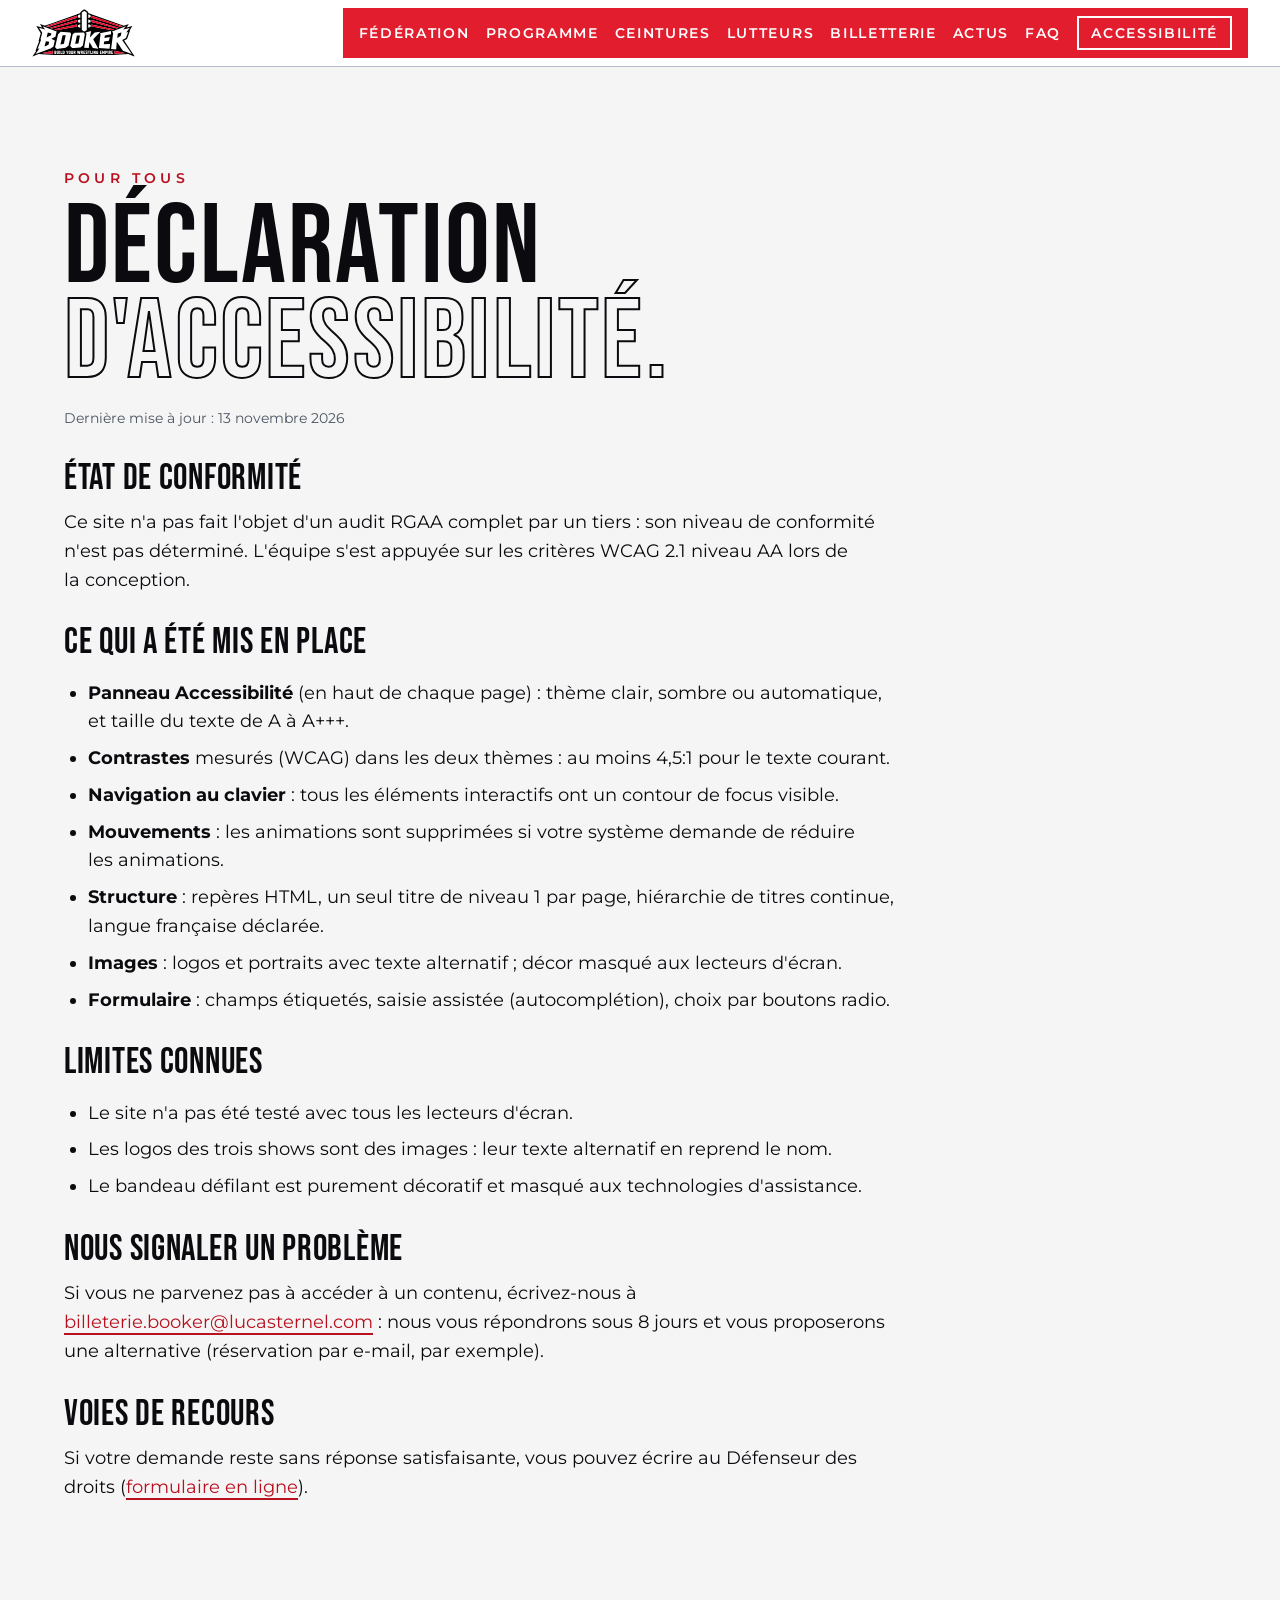
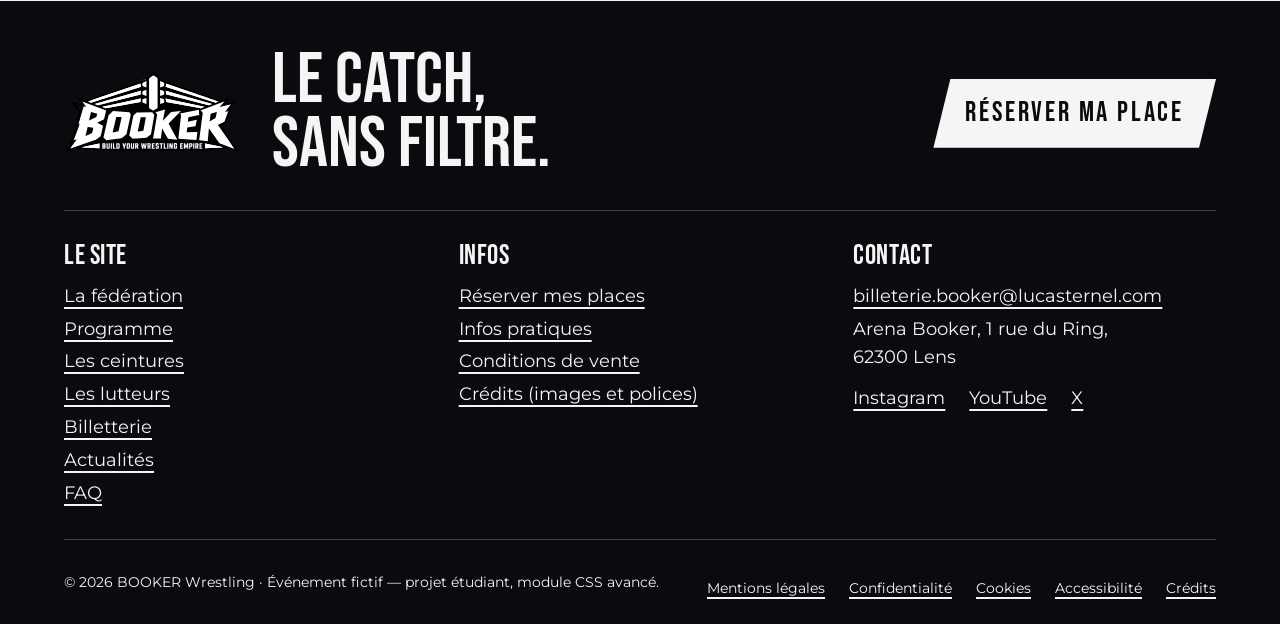
<file: accessibilite.html>
<!doctype html>
<html lang="fr">
<head>
  <meta charset="utf-8">
  <meta name="viewport" content="width=device-width, initial-scale=1">
  <title>Déclaration d'accessibilité — BOOKER Wrestling</title>
  <meta name="description" content="Déclaration d'accessibilité du site de la Semaine Finale BOOKER : état, mesures, limites et contact.">
  <link rel="canonical" href="https://booker.lucasternel.com/accessibilite.html">
  <meta property="og:type" content="website">
  <meta property="og:site_name" content="BOOKER Wrestling">
  <meta property="og:locale" content="fr_FR">
  <meta property="og:title" content="Déclaration d'accessibilité — BOOKER Wrestling">
  <meta property="og:description" content="Déclaration d'accessibilité du site de la Semaine Finale BOOKER : état, mesures, limites et contact.">
  <meta property="og:url" content="https://booker.lucasternel.com/accessibilite.html">
  <!-- Favicons : le coin du ring -->
  <link rel="icon" href="assets/favicons/favicon.svg" type="image/svg+xml">
  <link rel="icon" href="assets/favicons/favicon.ico" sizes="48x48">
  <link rel="icon" href="assets/favicons/favicon-32.png" sizes="32x32" type="image/png">
  <link rel="icon" href="assets/favicons/favicon-16.png" sizes="16x16" type="image/png">
  <link rel="apple-touch-icon" href="assets/favicons/apple-touch-icon.png">
  <link rel="manifest" href="assets/favicons/site.webmanifest">
  <meta name="theme-color" content="#ffffff" media="(prefers-color-scheme: light)">
  <meta name="theme-color" content="#0b0b0f" media="(prefers-color-scheme: dark)">
  <link rel="preconnect" href="https://fonts.googleapis.com">
  <link rel="preconnect" href="https://fonts.gstatic.com" crossorigin>
  <link rel="stylesheet" href="https://fonts.googleapis.com/css2?family=Bebas+Neue&family=Montserrat:wght@400;600&display=swap">
  <link rel="stylesheet" href="css/main.css?v=b4041a03">
</head>
<body id="top">

  <header class="site-header">
    <a href="index.html" class="brand" aria-label="BOOKER, retour en haut de page">
      <img class="brand__logo--sombre" src="img/booker-logo.svg" alt="BOOKER" width="129" height="60">
      <img class="brand__logo--clair" src="img/booker-logo-clair.svg" alt="BOOKER" width="129" height="60">
    </a>
    <nav class="nav" aria-label="Navigation principale">
      <!-- Menu burger (mobile) : Popover API, sans JavaScript pour l'ouverture -->
      <button class="burger" type="button" popovertarget="menu" aria-label="Menu"><span class="burger__bar" aria-hidden="true"></span></button>
      <ul class="nav__list" id="menu" popover>
        <li><a class="nav__link" href="index.html#federation">Fédération</a></li>
        <li><a class="nav__link" href="index.html#programme">Programme</a></li>
        <li><a class="nav__link" href="index.html#titres">Ceintures</a></li>
        <li><a class="nav__link" href="index.html#lutteurs">Lutteurs</a></li>
        <li><a class="nav__link" href="index.html#billetterie">Billetterie</a></li>
        <li><a class="nav__link" href="index.html#actus">Actus</a></li>
        <li><a class="nav__link" href="index.html#faq">FAQ</a></li>
      </ul>
      <!-- Panneau Accessibilité (Popover API) : thème + taille du texte -->
      <button class="a11y-btn" type="button" popovertarget="a11y" aria-label="Accessibilité"><span class="a11y-btn__short" aria-hidden="true">Aa</span><span class="a11y-btn__long" aria-hidden="true">Accessibilité</span></button>
    </nav>
  </header>


  <!-- Réglages d'accessibilité : radios + :has() (tokens.css, base.css), mémorisés par js/main.js -->
  <div class="a11y" id="a11y" popover role="group" aria-label="Réglages d'accessibilité">
    <p class="a11y__title">Accessibilité</p>
    <fieldset>
      <legend>Thème</legend>
      <label class="choice"><input type="radio" name="theme" id="theme-auto" checked>Auto</label>
      <label class="choice"><input type="radio" name="theme" id="theme-clair">Clair</label>
      <label class="choice"><input type="radio" name="theme" id="theme-sombre">Sombre</label>
    </fieldset>
    <fieldset>
      <legend>Taille du texte</legend>
      <label class="choice"><input type="radio" name="taille" id="taille-0" aria-label="Texte normal" checked>A</label>
      <label class="choice"><input type="radio" name="taille" id="taille-1" aria-label="Texte agrandi 1 fois">A+</label>
      <label class="choice"><input type="radio" name="taille" id="taille-2" aria-label="Texte agrandi 2 fois">A++</label>
      <label class="choice"><input type="radio" name="taille" id="taille-3" aria-label="Texte agrandi 3 fois">A+++</label>
    </fieldset>
    <button class="btn a11y__close" type="button" popovertarget="a11y" popovertargetaction="hide">Fermer</button>
  </div>

  <main class="container">
    <article class="section legal">
      <p class="eyebrow">Pour tous</p>
      <h1 class="legal__title">Déclaration <span class="outline-text">d'accessibilité.</span></h1>
      <p class="legal__date">Dernière mise à jour : <time datetime="2026-11-13">13 novembre 2026</time></p>
      <section>
        <h2>État de conformité</h2>
        <p>Ce site n'a pas fait l'objet d'un audit RGAA complet par un tiers : son niveau de conformité n'est pas déterminé. L'équipe s'est appuyée sur les critères WCAG 2.1 niveau AA lors de la conception.</p>
      </section>
      <section>
        <h2>Ce qui a été mis en place</h2>
        <ul><li><strong>Panneau Accessibilité</strong> (en haut de chaque page) : thème clair, sombre ou automatique, et taille du texte de A à A+++.</li><li><strong>Contrastes</strong> mesurés (WCAG) dans les deux thèmes : au moins 4,5:1 pour le texte courant.</li><li><strong>Navigation au clavier</strong> : tous les éléments interactifs ont un contour de focus visible.</li><li><strong>Mouvements</strong> : les animations sont supprimées si votre système demande de réduire les animations.</li><li><strong>Structure</strong> : repères HTML, un seul titre de niveau 1 par page, hiérarchie de titres continue, langue française déclarée.</li><li><strong>Images</strong> : logos et portraits avec texte alternatif ; décor masqué aux lecteurs d'écran.</li><li><strong>Formulaire</strong> : champs étiquetés, saisie assistée (autocomplétion), choix par boutons radio.</li></ul>
      </section>
      <section>
        <h2>Limites connues</h2>
        <ul><li>Le site n'a pas été testé avec tous les lecteurs d'écran.</li><li>Les logos des trois shows sont des images : leur texte alternatif en reprend le nom.</li><li>Le bandeau défilant est purement décoratif et masqué aux technologies d'assistance.</li></ul>
      </section>
      <section>
        <h2>Nous signaler un problème</h2>
        <p>Si vous ne parvenez pas à accéder à un contenu, écrivez-nous à <a href="mailto:billeterie.booker@lucasternel.com">billeterie.booker@lucasternel.com</a> : nous vous répondrons sous 8 jours et vous proposerons une alternative (réservation par e-mail, par exemple).</p>
      </section>
      <section>
        <h2>Voies de recours</h2>
        <p>Si votre demande reste sans réponse satisfaisante, vous pouvez écrire au Défenseur des droits (<a href="https://formulaire.defenseurdesdroits.fr">formulaire en ligne</a>).</p>
      </section>

    </article>
  </main>

  <footer class="site-footer">
    <div class="container site-footer__top">
      <a class="site-footer__logo" href="index.html" aria-label="BOOKER Wrestling, retour à l'accueil">
        <img src="img/booker-logo.svg" alt="" width="172" height="80">
      </a>
      <p class="site-footer__tagline">Le catch,<br>sans filtre.</p>
      <a class="btn btn--light" href="reservation.html">Réserver ma place</a>
    </div>

    <div class="container site-footer__grid">
      <nav aria-label="Navigation du site">
        <h2>Le site</h2>
        <ul>
          <li><a href="index.html#federation">La fédération</a></li>
          <li><a href="index.html#programme">Programme</a></li>
          <li><a href="index.html#titres">Les ceintures</a></li>
          <li><a href="index.html#lutteurs">Les lutteurs</a></li>
          <li><a href="index.html#billetterie">Billetterie</a></li>
          <li><a href="index.html#actus">Actualités</a></li>
          <li><a href="index.html#faq">FAQ</a></li>
        </ul>
      </nav>
      <nav aria-label="Informations pratiques">
        <h2>Infos</h2>
        <ul>
          <li><a href="reservation.html">Réserver mes places</a></li>
          <li><a href="infos-pratiques.html">Infos pratiques</a></li>
          <li><a href="cgv.html">Conditions de vente</a></li>
          <li><a href="credits.html">Crédits (images et polices)</a></li>
        </ul>
      </nav>
      <div>
        <h2>Contact</h2>
        <ul>
          <li><a href="mailto:billeterie.booker@lucasternel.com">billeterie.booker@lucasternel.com</a></li>
          <li>Arena Booker, 1 rue du Ring, 62300 Lens</li>
        </ul>
        <ul class="social" aria-label="Réseaux sociaux">
          <li><a href="https://www.instagram.com/" target="_blank" rel="noopener noreferrer" aria-label="Instagram (s'ouvre dans un nouvel onglet)">Instagram</a></li>
          <li><a href="https://www.youtube.com/" target="_blank" rel="noopener noreferrer" aria-label="YouTube (s'ouvre dans un nouvel onglet)">YouTube</a></li>
          <li><a href="https://x.com/" target="_blank" rel="noopener noreferrer" aria-label="X (s'ouvre dans un nouvel onglet)">X</a></li>
        </ul>
      </div>
    </div>

    <div class="container site-footer__bottom">
      <p>© 2026 BOOKER Wrestling · Événement fictif — projet étudiant, module CSS avancé.</p>
      <nav aria-label="Informations légales">
        <ul class="legal-nav__list">
          <li><a href="mentions-legales.html">Mentions légales</a></li>
          <li><a href="confidentialite.html">Confidentialité</a></li>
          <li><a href="cookies.html">Cookies</a></li>
          <li><a href="accessibilite.html">Accessibilité</a></li>
          <li><a href="credits.html">Crédits</a></li>
        </ul>
      </nav>
    </div>
  </footer>

  <script src="js/main.js?v=f36d57df" defer></script>
</body>
</html>
</file>
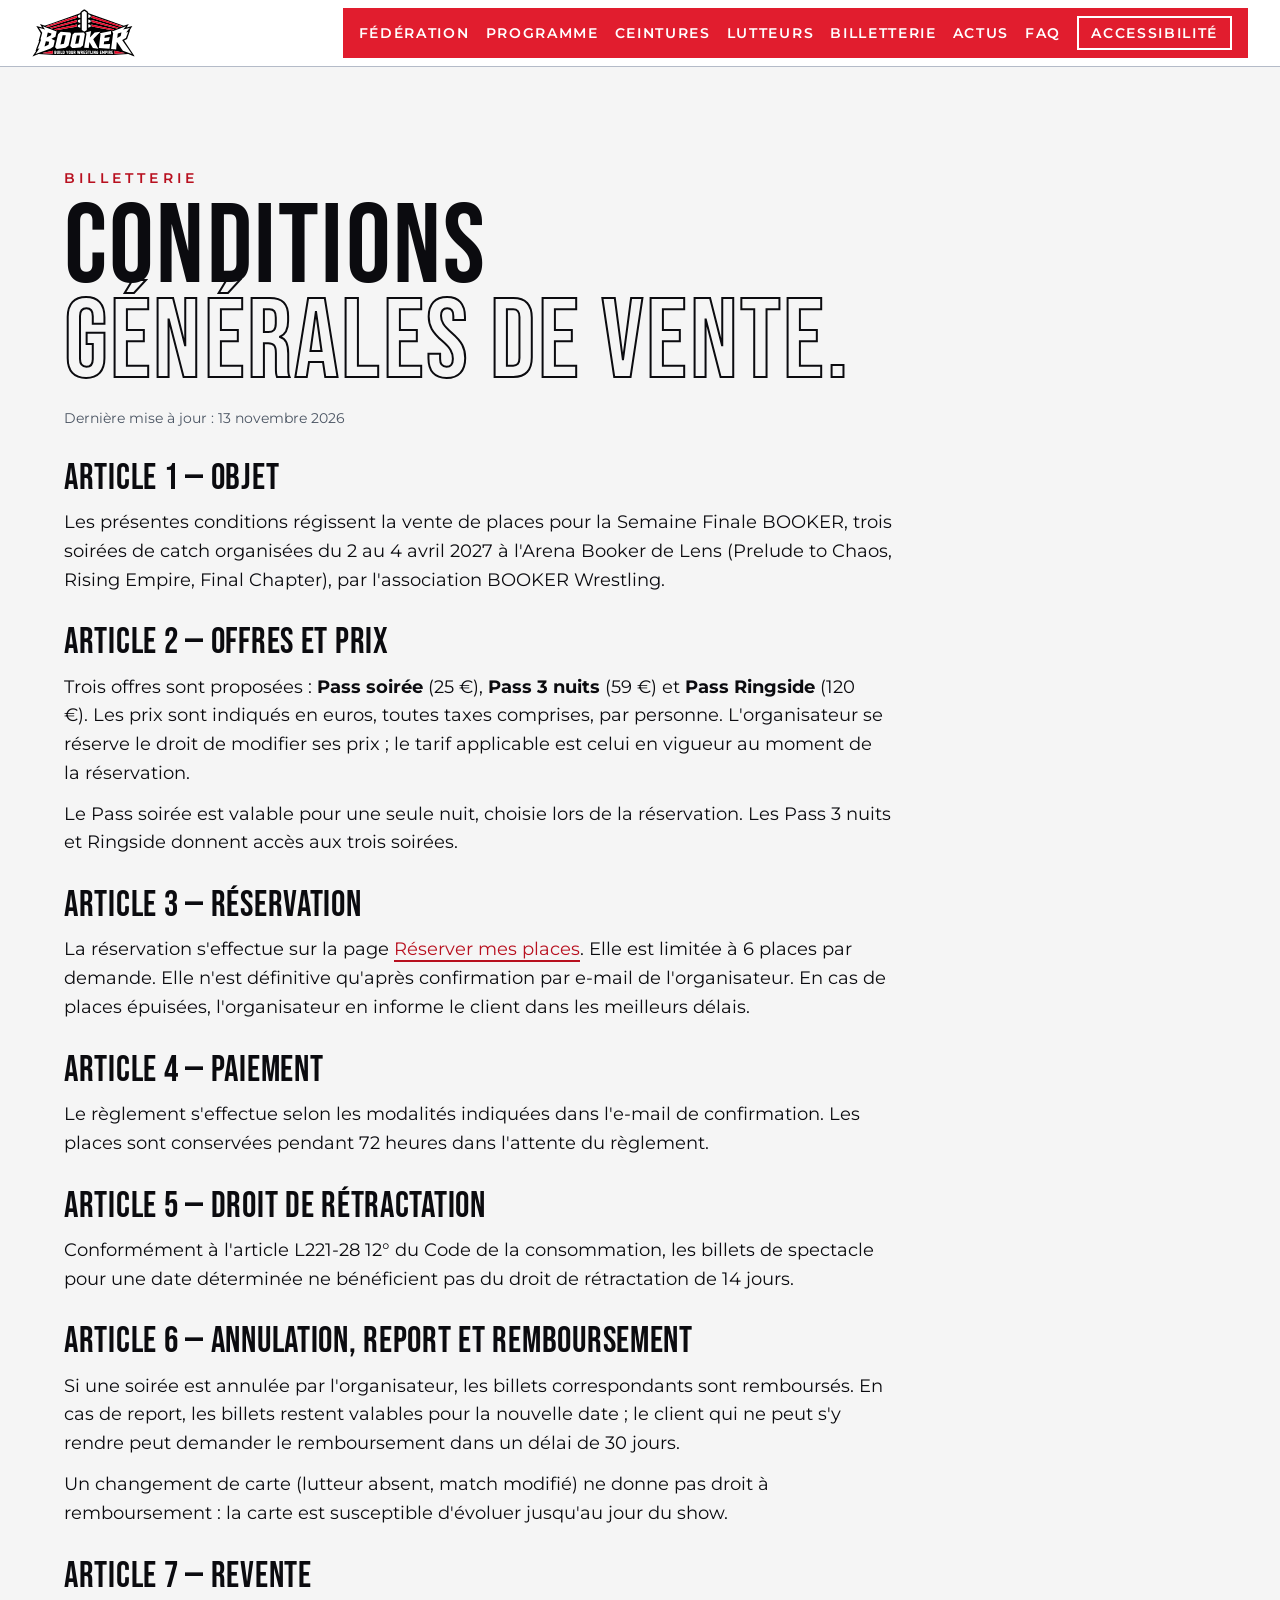
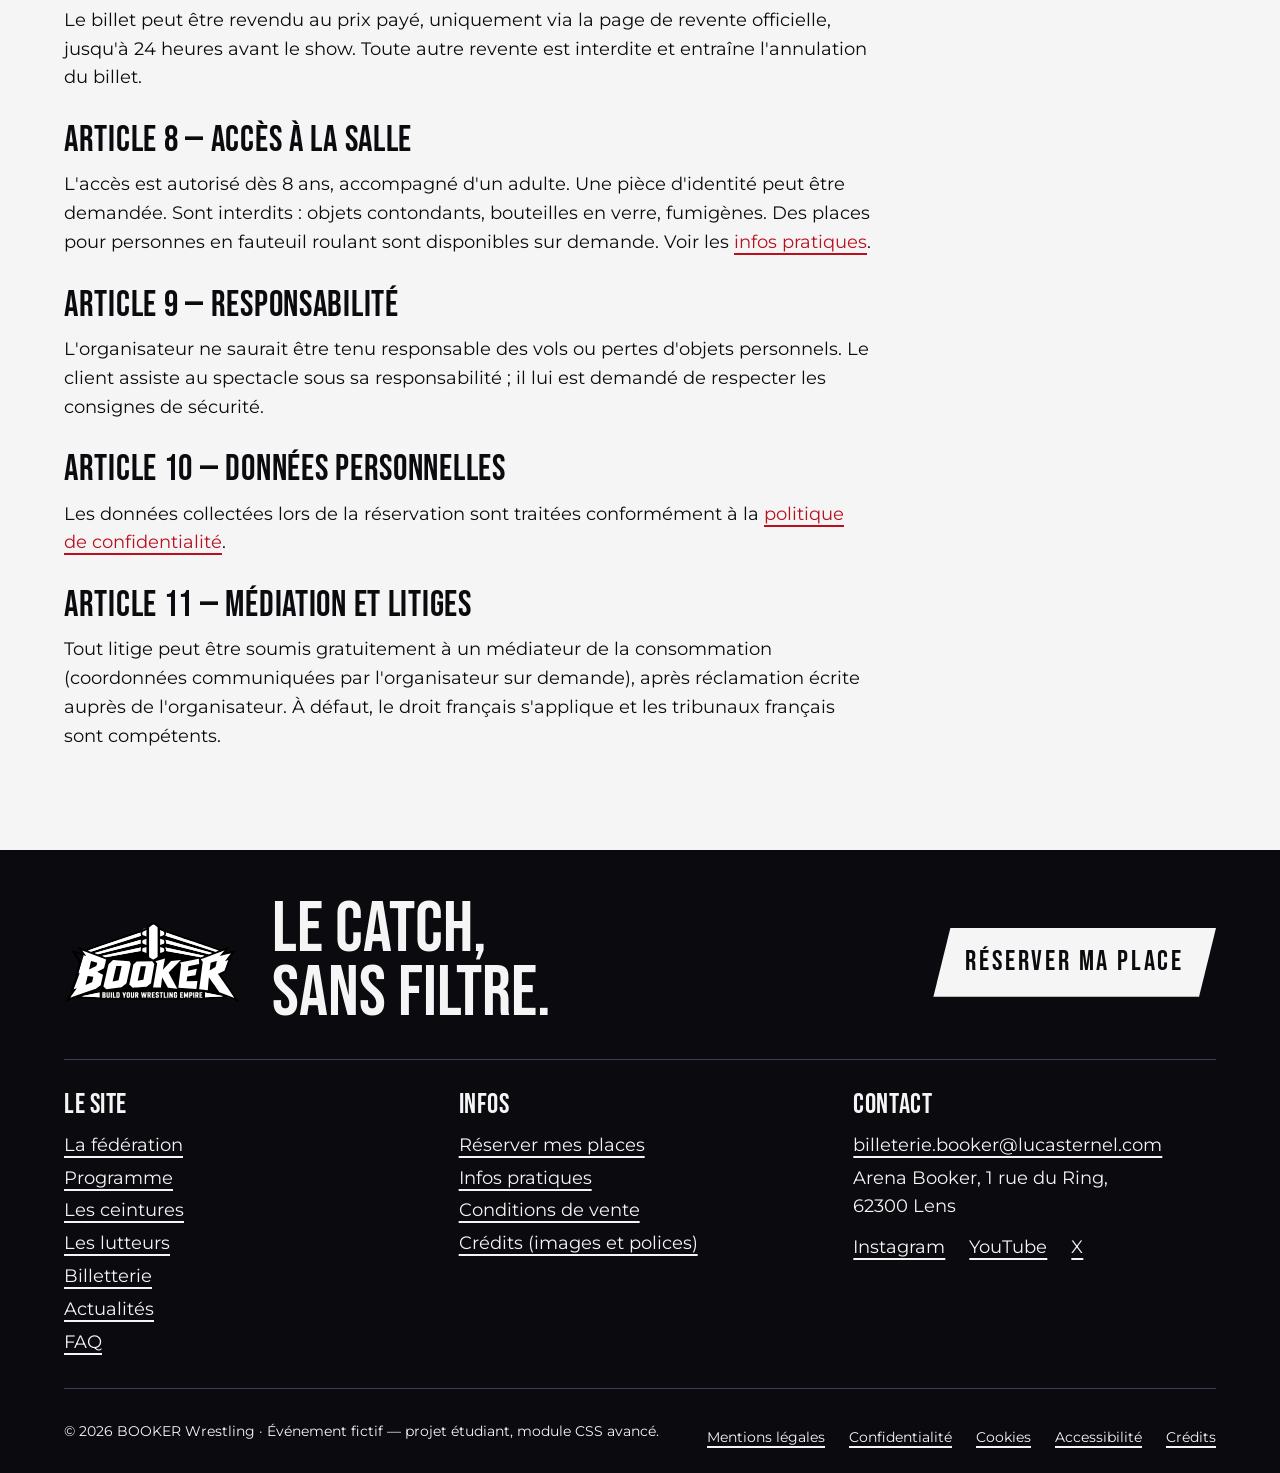
<file: cgv.html>
<!doctype html>
<html lang="fr">
<head>
  <meta charset="utf-8">
  <meta name="viewport" content="width=device-width, initial-scale=1">
  <title>Conditions générales de vente — BOOKER Wrestling</title>
  <meta name="description" content="Conditions générales de vente de la billetterie de la Semaine Finale BOOKER.">
  <link rel="canonical" href="https://booker.lucasternel.com/cgv.html">
  <meta property="og:type" content="website">
  <meta property="og:site_name" content="BOOKER Wrestling">
  <meta property="og:locale" content="fr_FR">
  <meta property="og:title" content="Conditions générales de vente — BOOKER Wrestling">
  <meta property="og:description" content="Conditions générales de vente de la billetterie de la Semaine Finale BOOKER.">
  <meta property="og:url" content="https://booker.lucasternel.com/cgv.html">
  <!-- Favicons : le coin du ring -->
  <link rel="icon" href="assets/favicons/favicon.svg" type="image/svg+xml">
  <link rel="icon" href="assets/favicons/favicon.ico" sizes="48x48">
  <link rel="icon" href="assets/favicons/favicon-32.png" sizes="32x32" type="image/png">
  <link rel="icon" href="assets/favicons/favicon-16.png" sizes="16x16" type="image/png">
  <link rel="apple-touch-icon" href="assets/favicons/apple-touch-icon.png">
  <link rel="manifest" href="assets/favicons/site.webmanifest">
  <meta name="theme-color" content="#ffffff" media="(prefers-color-scheme: light)">
  <meta name="theme-color" content="#0b0b0f" media="(prefers-color-scheme: dark)">
  <link rel="preconnect" href="https://fonts.googleapis.com">
  <link rel="preconnect" href="https://fonts.gstatic.com" crossorigin>
  <link rel="stylesheet" href="https://fonts.googleapis.com/css2?family=Bebas+Neue&family=Montserrat:wght@400;600&display=swap">
  <link rel="stylesheet" href="css/main.css?v=b4041a03">
</head>
<body id="top">

  <header class="site-header">
    <a href="index.html" class="brand" aria-label="BOOKER, retour en haut de page">
      <img class="brand__logo--sombre" src="img/booker-logo.svg" alt="BOOKER" width="129" height="60">
      <img class="brand__logo--clair" src="img/booker-logo-clair.svg" alt="BOOKER" width="129" height="60">
    </a>
    <nav class="nav" aria-label="Navigation principale">
      <!-- Menu burger (mobile) : Popover API, sans JavaScript pour l'ouverture -->
      <button class="burger" type="button" popovertarget="menu" aria-label="Menu"><span class="burger__bar" aria-hidden="true"></span></button>
      <ul class="nav__list" id="menu" popover>
        <li><a class="nav__link" href="index.html#federation">Fédération</a></li>
        <li><a class="nav__link" href="index.html#programme">Programme</a></li>
        <li><a class="nav__link" href="index.html#titres">Ceintures</a></li>
        <li><a class="nav__link" href="index.html#lutteurs">Lutteurs</a></li>
        <li><a class="nav__link" href="index.html#billetterie">Billetterie</a></li>
        <li><a class="nav__link" href="index.html#actus">Actus</a></li>
        <li><a class="nav__link" href="index.html#faq">FAQ</a></li>
      </ul>
      <!-- Panneau Accessibilité (Popover API) : thème + taille du texte -->
      <button class="a11y-btn" type="button" popovertarget="a11y" aria-label="Accessibilité"><span class="a11y-btn__short" aria-hidden="true">Aa</span><span class="a11y-btn__long" aria-hidden="true">Accessibilité</span></button>
    </nav>
  </header>


  <!-- Réglages d'accessibilité : radios + :has() (tokens.css, base.css), mémorisés par js/main.js -->
  <div class="a11y" id="a11y" popover role="group" aria-label="Réglages d'accessibilité">
    <p class="a11y__title">Accessibilité</p>
    <fieldset>
      <legend>Thème</legend>
      <label class="choice"><input type="radio" name="theme" id="theme-auto" checked>Auto</label>
      <label class="choice"><input type="radio" name="theme" id="theme-clair">Clair</label>
      <label class="choice"><input type="radio" name="theme" id="theme-sombre">Sombre</label>
    </fieldset>
    <fieldset>
      <legend>Taille du texte</legend>
      <label class="choice"><input type="radio" name="taille" id="taille-0" aria-label="Texte normal" checked>A</label>
      <label class="choice"><input type="radio" name="taille" id="taille-1" aria-label="Texte agrandi 1 fois">A+</label>
      <label class="choice"><input type="radio" name="taille" id="taille-2" aria-label="Texte agrandi 2 fois">A++</label>
      <label class="choice"><input type="radio" name="taille" id="taille-3" aria-label="Texte agrandi 3 fois">A+++</label>
    </fieldset>
    <button class="btn a11y__close" type="button" popovertarget="a11y" popovertargetaction="hide">Fermer</button>
  </div>

  <main class="container">
    <article class="section legal">
      <p class="eyebrow">Billetterie</p>
      <h1 class="legal__title">Conditions <span class="outline-text">générales de vente.</span></h1>
      <p class="legal__date">Dernière mise à jour : <time datetime="2026-11-13">13 novembre 2026</time></p>
      <section>
        <h2>Article 1 — Objet</h2>
        <p>Les présentes conditions régissent la vente de places pour la Semaine Finale BOOKER, trois soirées de catch organisées du 2 au 4 avril 2027 à l'Arena Booker de Lens (Prelude to Chaos, Rising Empire, Final Chapter), par l'association BOOKER Wrestling.</p>
      </section>
      <section>
        <h2>Article 2 — Offres et prix</h2>
        <p>Trois offres sont proposées : <strong>Pass soirée</strong> (25 €), <strong>Pass 3 nuits</strong> (59 €) et <strong>Pass Ringside</strong> (120 €). Les prix sont indiqués en euros, toutes taxes comprises, par personne. L'organisateur se réserve le droit de modifier ses prix ; le tarif applicable est celui en vigueur au moment de la réservation.</p>
        <p>Le Pass soirée est valable pour une seule nuit, choisie lors de la réservation. Les Pass 3 nuits et Ringside donnent accès aux trois soirées.</p>
      </section>
      <section>
        <h2>Article 3 — Réservation</h2>
        <p>La réservation s'effectue sur la page <a href="reservation.html">Réserver mes places</a>. Elle est limitée à 6 places par demande. Elle n'est définitive qu'après confirmation par e-mail de l'organisateur. En cas de places épuisées, l'organisateur en informe le client dans les meilleurs délais.</p>
      </section>
      <section>
        <h2>Article 4 — Paiement</h2>
        <p>Le règlement s'effectue selon les modalités indiquées dans l'e-mail de confirmation. Les places sont conservées pendant 72 heures dans l'attente du règlement.</p>
      </section>
      <section>
        <h2>Article 5 — Droit de rétractation</h2>
        <p>Conformément à l'article L221-28 12° du Code de la consommation, les billets de spectacle pour une date déterminée ne bénéficient pas du droit de rétractation de 14 jours.</p>
      </section>
      <section>
        <h2>Article 6 — Annulation, report et remboursement</h2>
        <p>Si une soirée est annulée par l'organisateur, les billets correspondants sont remboursés. En cas de report, les billets restent valables pour la nouvelle date ; le client qui ne peut s'y rendre peut demander le remboursement dans un délai de 30 jours.</p>
        <p>Un changement de carte (lutteur absent, match modifié) ne donne pas droit à remboursement : la carte est susceptible d'évoluer jusqu'au jour du show.</p>
      </section>
      <section>
        <h2>Article 7 — Revente</h2>
        <p>Le billet peut être revendu au prix payé, uniquement via la page de revente officielle, jusqu'à 24 heures avant le show. Toute autre revente est interdite et entraîne l'annulation du billet.</p>
      </section>
      <section>
        <h2>Article 8 — Accès à la salle</h2>
        <p>L'accès est autorisé dès 8 ans, accompagné d'un adulte. Une pièce d'identité peut être demandée. Sont interdits : objets contondants, bouteilles en verre, fumigènes. Des places pour personnes en fauteuil roulant sont disponibles sur demande. Voir les <a href="infos-pratiques.html">infos pratiques</a>.</p>
      </section>
      <section>
        <h2>Article 9 — Responsabilité</h2>
        <p>L'organisateur ne saurait être tenu responsable des vols ou pertes d'objets personnels. Le client assiste au spectacle sous sa responsabilité ; il lui est demandé de respecter les consignes de sécurité.</p>
      </section>
      <section>
        <h2>Article 10 — Données personnelles</h2>
        <p>Les données collectées lors de la réservation sont traitées conformément à la <a href="confidentialite.html">politique de confidentialité</a>.</p>
      </section>
      <section>
        <h2>Article 11 — Médiation et litiges</h2>
        <p>Tout litige peut être soumis gratuitement à un médiateur de la consommation (coordonnées communiquées par l'organisateur sur demande), après réclamation écrite auprès de l'organisateur. À défaut, le droit français s'applique et les tribunaux français sont compétents.</p>
      </section>

    </article>
  </main>

  <footer class="site-footer">
    <div class="container site-footer__top">
      <a class="site-footer__logo" href="index.html" aria-label="BOOKER Wrestling, retour à l'accueil">
        <img src="img/booker-logo.svg" alt="" width="172" height="80">
      </a>
      <p class="site-footer__tagline">Le catch,<br>sans filtre.</p>
      <a class="btn btn--light" href="reservation.html">Réserver ma place</a>
    </div>

    <div class="container site-footer__grid">
      <nav aria-label="Navigation du site">
        <h2>Le site</h2>
        <ul>
          <li><a href="index.html#federation">La fédération</a></li>
          <li><a href="index.html#programme">Programme</a></li>
          <li><a href="index.html#titres">Les ceintures</a></li>
          <li><a href="index.html#lutteurs">Les lutteurs</a></li>
          <li><a href="index.html#billetterie">Billetterie</a></li>
          <li><a href="index.html#actus">Actualités</a></li>
          <li><a href="index.html#faq">FAQ</a></li>
        </ul>
      </nav>
      <nav aria-label="Informations pratiques">
        <h2>Infos</h2>
        <ul>
          <li><a href="reservation.html">Réserver mes places</a></li>
          <li><a href="infos-pratiques.html">Infos pratiques</a></li>
          <li><a href="cgv.html">Conditions de vente</a></li>
          <li><a href="credits.html">Crédits (images et polices)</a></li>
        </ul>
      </nav>
      <div>
        <h2>Contact</h2>
        <ul>
          <li><a href="mailto:billeterie.booker@lucasternel.com">billeterie.booker@lucasternel.com</a></li>
          <li>Arena Booker, 1 rue du Ring, 62300 Lens</li>
        </ul>
        <ul class="social" aria-label="Réseaux sociaux">
          <li><a href="https://www.instagram.com/" target="_blank" rel="noopener noreferrer" aria-label="Instagram (s'ouvre dans un nouvel onglet)">Instagram</a></li>
          <li><a href="https://www.youtube.com/" target="_blank" rel="noopener noreferrer" aria-label="YouTube (s'ouvre dans un nouvel onglet)">YouTube</a></li>
          <li><a href="https://x.com/" target="_blank" rel="noopener noreferrer" aria-label="X (s'ouvre dans un nouvel onglet)">X</a></li>
        </ul>
      </div>
    </div>

    <div class="container site-footer__bottom">
      <p>© 2026 BOOKER Wrestling · Événement fictif — projet étudiant, module CSS avancé.</p>
      <nav aria-label="Informations légales">
        <ul class="legal-nav__list">
          <li><a href="mentions-legales.html">Mentions légales</a></li>
          <li><a href="confidentialite.html">Confidentialité</a></li>
          <li><a href="cookies.html">Cookies</a></li>
          <li><a href="accessibilite.html">Accessibilité</a></li>
          <li><a href="credits.html">Crédits</a></li>
        </ul>
      </nav>
    </div>
  </footer>

  <script src="js/main.js?v=f36d57df" defer></script>
</body>
</html>
</file>
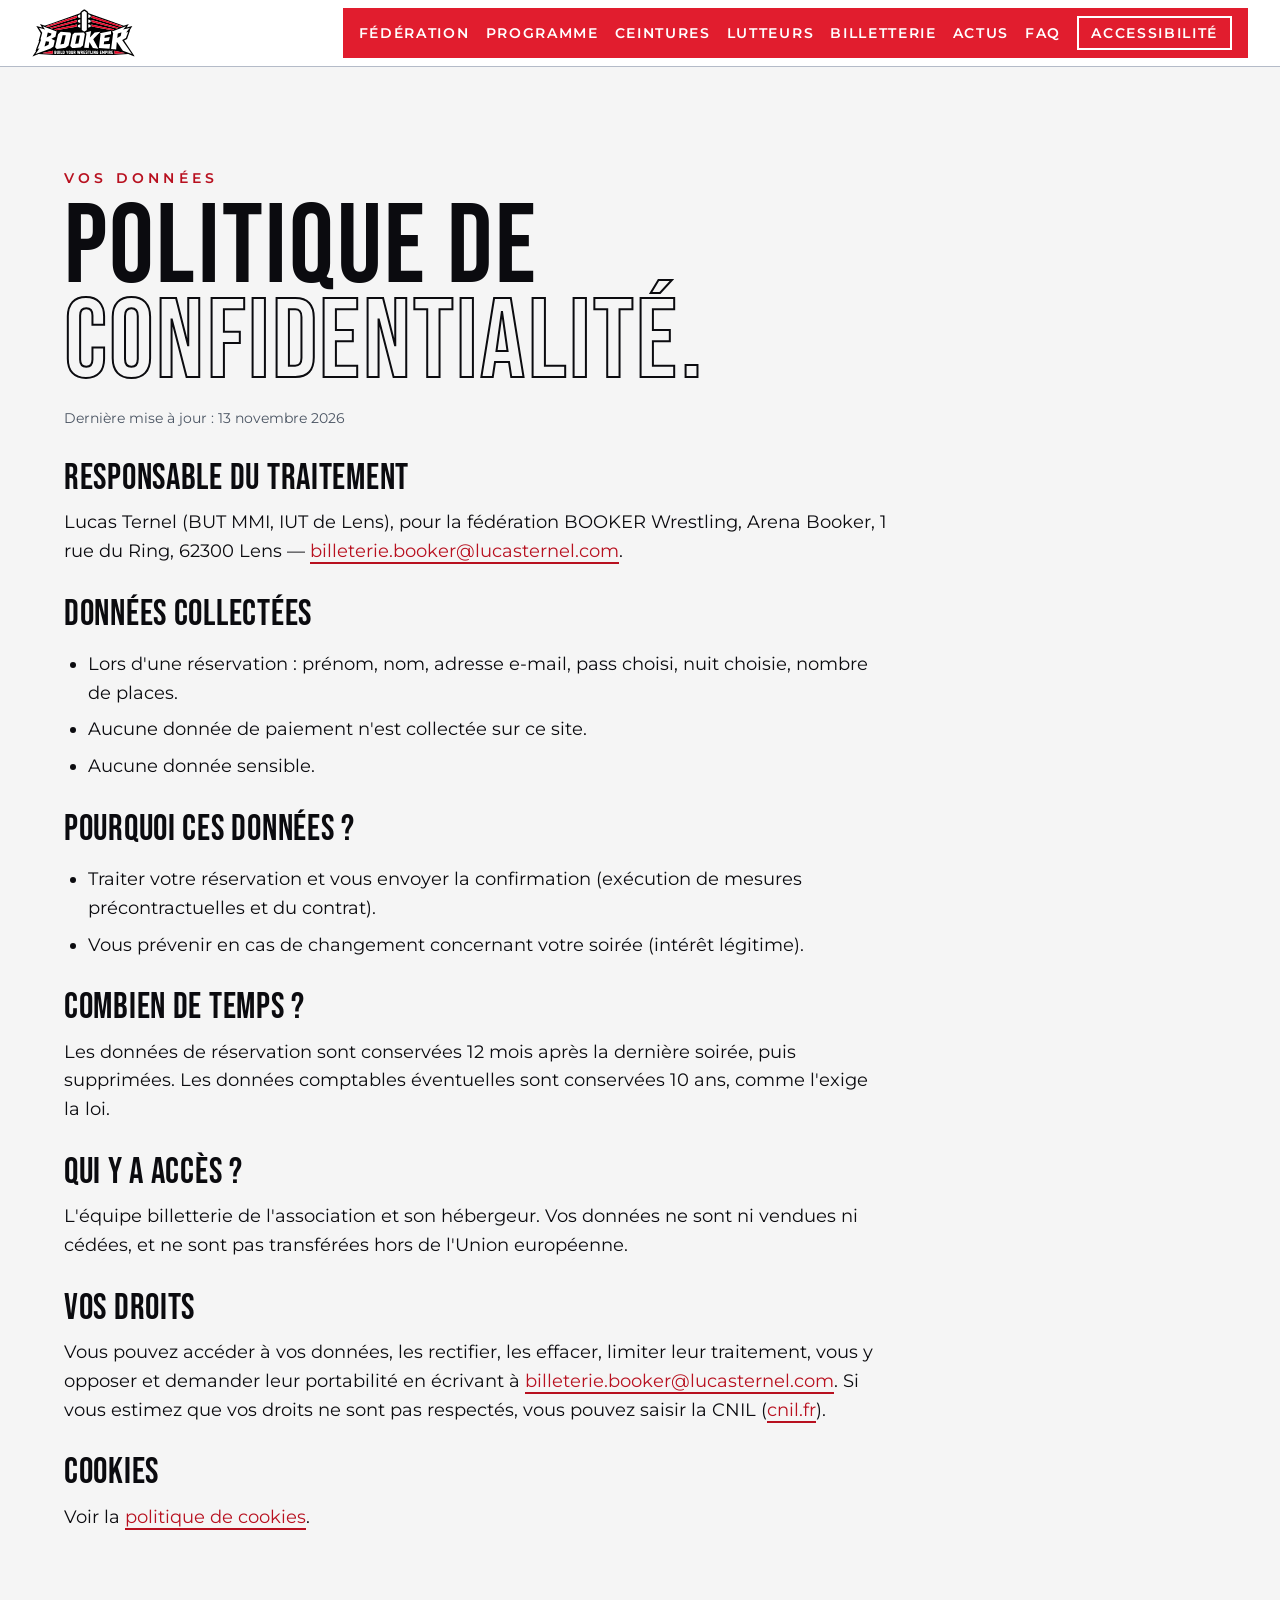
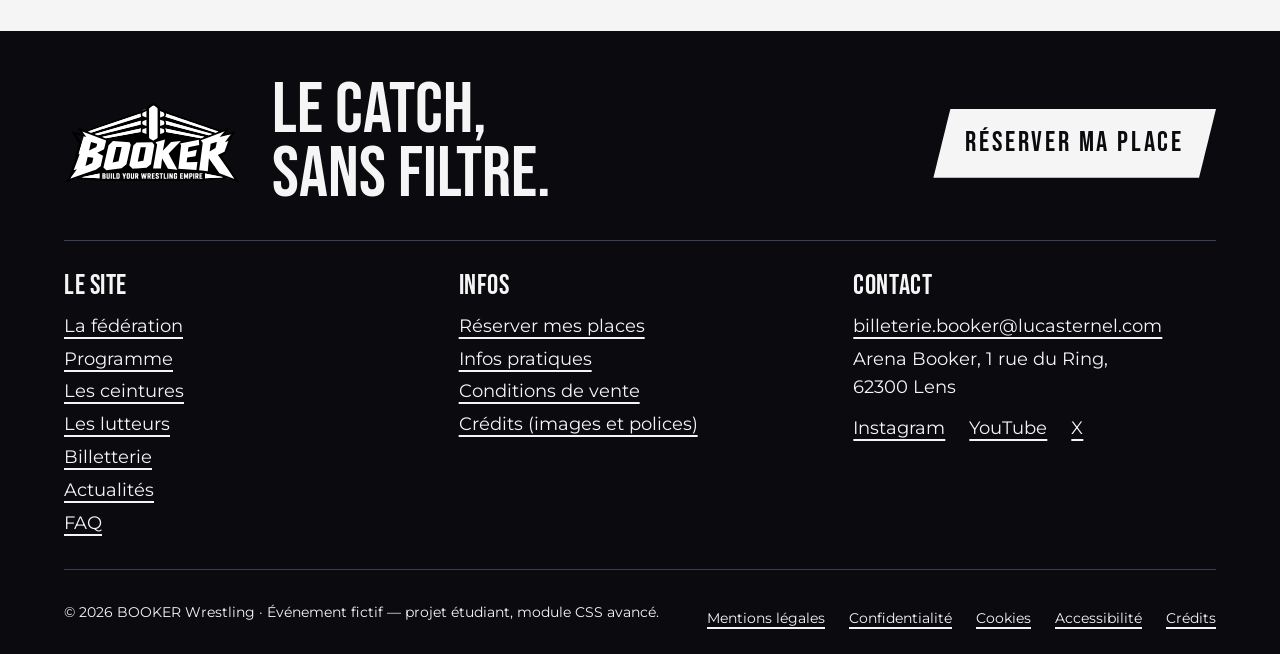
<file: confidentialite.html>
<!doctype html>
<html lang="fr">
<head>
  <meta charset="utf-8">
  <meta name="viewport" content="width=device-width, initial-scale=1">
  <title>Politique de confidentialité — BOOKER Wrestling</title>
  <meta name="description" content="Comment la Semaine Finale BOOKER traite vos données personnelles lors d'une réservation.">
  <link rel="canonical" href="https://booker.lucasternel.com/confidentialite.html">
  <meta property="og:type" content="website">
  <meta property="og:site_name" content="BOOKER Wrestling">
  <meta property="og:locale" content="fr_FR">
  <meta property="og:title" content="Politique de confidentialité — BOOKER Wrestling">
  <meta property="og:description" content="Comment la Semaine Finale BOOKER traite vos données personnelles lors d'une réservation.">
  <meta property="og:url" content="https://booker.lucasternel.com/confidentialite.html">
  <!-- Favicons : le coin du ring -->
  <link rel="icon" href="assets/favicons/favicon.svg" type="image/svg+xml">
  <link rel="icon" href="assets/favicons/favicon.ico" sizes="48x48">
  <link rel="icon" href="assets/favicons/favicon-32.png" sizes="32x32" type="image/png">
  <link rel="icon" href="assets/favicons/favicon-16.png" sizes="16x16" type="image/png">
  <link rel="apple-touch-icon" href="assets/favicons/apple-touch-icon.png">
  <link rel="manifest" href="assets/favicons/site.webmanifest">
  <meta name="theme-color" content="#ffffff" media="(prefers-color-scheme: light)">
  <meta name="theme-color" content="#0b0b0f" media="(prefers-color-scheme: dark)">
  <link rel="preconnect" href="https://fonts.googleapis.com">
  <link rel="preconnect" href="https://fonts.gstatic.com" crossorigin>
  <link rel="stylesheet" href="https://fonts.googleapis.com/css2?family=Bebas+Neue&family=Montserrat:wght@400;600&display=swap">
  <link rel="stylesheet" href="css/main.css?v=b4041a03">
</head>
<body id="top">

  <header class="site-header">
    <a href="index.html" class="brand" aria-label="BOOKER, retour en haut de page">
      <img class="brand__logo--sombre" src="img/booker-logo.svg" alt="BOOKER" width="129" height="60">
      <img class="brand__logo--clair" src="img/booker-logo-clair.svg" alt="BOOKER" width="129" height="60">
    </a>
    <nav class="nav" aria-label="Navigation principale">
      <!-- Menu burger (mobile) : Popover API, sans JavaScript pour l'ouverture -->
      <button class="burger" type="button" popovertarget="menu" aria-label="Menu"><span class="burger__bar" aria-hidden="true"></span></button>
      <ul class="nav__list" id="menu" popover>
        <li><a class="nav__link" href="index.html#federation">Fédération</a></li>
        <li><a class="nav__link" href="index.html#programme">Programme</a></li>
        <li><a class="nav__link" href="index.html#titres">Ceintures</a></li>
        <li><a class="nav__link" href="index.html#lutteurs">Lutteurs</a></li>
        <li><a class="nav__link" href="index.html#billetterie">Billetterie</a></li>
        <li><a class="nav__link" href="index.html#actus">Actus</a></li>
        <li><a class="nav__link" href="index.html#faq">FAQ</a></li>
      </ul>
      <!-- Panneau Accessibilité (Popover API) : thème + taille du texte -->
      <button class="a11y-btn" type="button" popovertarget="a11y" aria-label="Accessibilité"><span class="a11y-btn__short" aria-hidden="true">Aa</span><span class="a11y-btn__long" aria-hidden="true">Accessibilité</span></button>
    </nav>
  </header>


  <!-- Réglages d'accessibilité : radios + :has() (tokens.css, base.css), mémorisés par js/main.js -->
  <div class="a11y" id="a11y" popover role="group" aria-label="Réglages d'accessibilité">
    <p class="a11y__title">Accessibilité</p>
    <fieldset>
      <legend>Thème</legend>
      <label class="choice"><input type="radio" name="theme" id="theme-auto" checked>Auto</label>
      <label class="choice"><input type="radio" name="theme" id="theme-clair">Clair</label>
      <label class="choice"><input type="radio" name="theme" id="theme-sombre">Sombre</label>
    </fieldset>
    <fieldset>
      <legend>Taille du texte</legend>
      <label class="choice"><input type="radio" name="taille" id="taille-0" aria-label="Texte normal" checked>A</label>
      <label class="choice"><input type="radio" name="taille" id="taille-1" aria-label="Texte agrandi 1 fois">A+</label>
      <label class="choice"><input type="radio" name="taille" id="taille-2" aria-label="Texte agrandi 2 fois">A++</label>
      <label class="choice"><input type="radio" name="taille" id="taille-3" aria-label="Texte agrandi 3 fois">A+++</label>
    </fieldset>
    <button class="btn a11y__close" type="button" popovertarget="a11y" popovertargetaction="hide">Fermer</button>
  </div>

  <main class="container">
    <article class="section legal">
      <p class="eyebrow">Vos données</p>
      <h1 class="legal__title">Politique de <span class="outline-text">confidentialité.</span></h1>
      <p class="legal__date">Dernière mise à jour : <time datetime="2026-11-13">13 novembre 2026</time></p>
      <section>
        <h2>Responsable du traitement</h2>
        <p>Lucas Ternel (BUT MMI, IUT de Lens), pour la fédération BOOKER Wrestling, Arena Booker, 1 rue du Ring, 62300 Lens — <a href="mailto:billeterie.booker@lucasternel.com">billeterie.booker@lucasternel.com</a>.</p>
      </section>
      <section>
        <h2>Données collectées</h2>
        <ul><li>Lors d'une réservation : prénom, nom, adresse e-mail, pass choisi, nuit choisie, nombre de places.</li><li>Aucune donnée de paiement n'est collectée sur ce site.</li><li>Aucune donnée sensible.</li></ul>
      </section>
      <section>
        <h2>Pourquoi ces données ?</h2>
        <ul><li>Traiter votre réservation et vous envoyer la confirmation (exécution de mesures précontractuelles et du contrat).</li><li>Vous prévenir en cas de changement concernant votre soirée (intérêt légitime).</li></ul>
      </section>
      <section>
        <h2>Combien de temps ?</h2>
        <p>Les données de réservation sont conservées 12 mois après la dernière soirée, puis supprimées. Les données comptables éventuelles sont conservées 10 ans, comme l'exige la loi.</p>
      </section>
      <section>
        <h2>Qui y a accès ?</h2>
        <p>L'équipe billetterie de l'association et son hébergeur. Vos données ne sont ni vendues ni cédées, et ne sont pas transférées hors de l'Union européenne.</p>
      </section>
      <section>
        <h2>Vos droits</h2>
        <p>Vous pouvez accéder à vos données, les rectifier, les effacer, limiter leur traitement, vous y opposer et demander leur portabilité en écrivant à <a href="mailto:billeterie.booker@lucasternel.com">billeterie.booker@lucasternel.com</a>. Si vous estimez que vos droits ne sont pas respectés, vous pouvez saisir la CNIL (<a href="https://www.cnil.fr">cnil.fr</a>).</p>
      </section>
      <section>
        <h2>Cookies</h2>
        <p>Voir la <a href="cookies.html">politique de cookies</a>.</p>
      </section>

    </article>
  </main>

  <footer class="site-footer">
    <div class="container site-footer__top">
      <a class="site-footer__logo" href="index.html" aria-label="BOOKER Wrestling, retour à l'accueil">
        <img src="img/booker-logo.svg" alt="" width="172" height="80">
      </a>
      <p class="site-footer__tagline">Le catch,<br>sans filtre.</p>
      <a class="btn btn--light" href="reservation.html">Réserver ma place</a>
    </div>

    <div class="container site-footer__grid">
      <nav aria-label="Navigation du site">
        <h2>Le site</h2>
        <ul>
          <li><a href="index.html#federation">La fédération</a></li>
          <li><a href="index.html#programme">Programme</a></li>
          <li><a href="index.html#titres">Les ceintures</a></li>
          <li><a href="index.html#lutteurs">Les lutteurs</a></li>
          <li><a href="index.html#billetterie">Billetterie</a></li>
          <li><a href="index.html#actus">Actualités</a></li>
          <li><a href="index.html#faq">FAQ</a></li>
        </ul>
      </nav>
      <nav aria-label="Informations pratiques">
        <h2>Infos</h2>
        <ul>
          <li><a href="reservation.html">Réserver mes places</a></li>
          <li><a href="infos-pratiques.html">Infos pratiques</a></li>
          <li><a href="cgv.html">Conditions de vente</a></li>
          <li><a href="credits.html">Crédits (images et polices)</a></li>
        </ul>
      </nav>
      <div>
        <h2>Contact</h2>
        <ul>
          <li><a href="mailto:billeterie.booker@lucasternel.com">billeterie.booker@lucasternel.com</a></li>
          <li>Arena Booker, 1 rue du Ring, 62300 Lens</li>
        </ul>
        <ul class="social" aria-label="Réseaux sociaux">
          <li><a href="https://www.instagram.com/" target="_blank" rel="noopener noreferrer" aria-label="Instagram (s'ouvre dans un nouvel onglet)">Instagram</a></li>
          <li><a href="https://www.youtube.com/" target="_blank" rel="noopener noreferrer" aria-label="YouTube (s'ouvre dans un nouvel onglet)">YouTube</a></li>
          <li><a href="https://x.com/" target="_blank" rel="noopener noreferrer" aria-label="X (s'ouvre dans un nouvel onglet)">X</a></li>
        </ul>
      </div>
    </div>

    <div class="container site-footer__bottom">
      <p>© 2026 BOOKER Wrestling · Événement fictif — projet étudiant, module CSS avancé.</p>
      <nav aria-label="Informations légales">
        <ul class="legal-nav__list">
          <li><a href="mentions-legales.html">Mentions légales</a></li>
          <li><a href="confidentialite.html">Confidentialité</a></li>
          <li><a href="cookies.html">Cookies</a></li>
          <li><a href="accessibilite.html">Accessibilité</a></li>
          <li><a href="credits.html">Crédits</a></li>
        </ul>
      </nav>
    </div>
  </footer>

  <script src="js/main.js?v=f36d57df" defer></script>
</body>
</html>
</file>
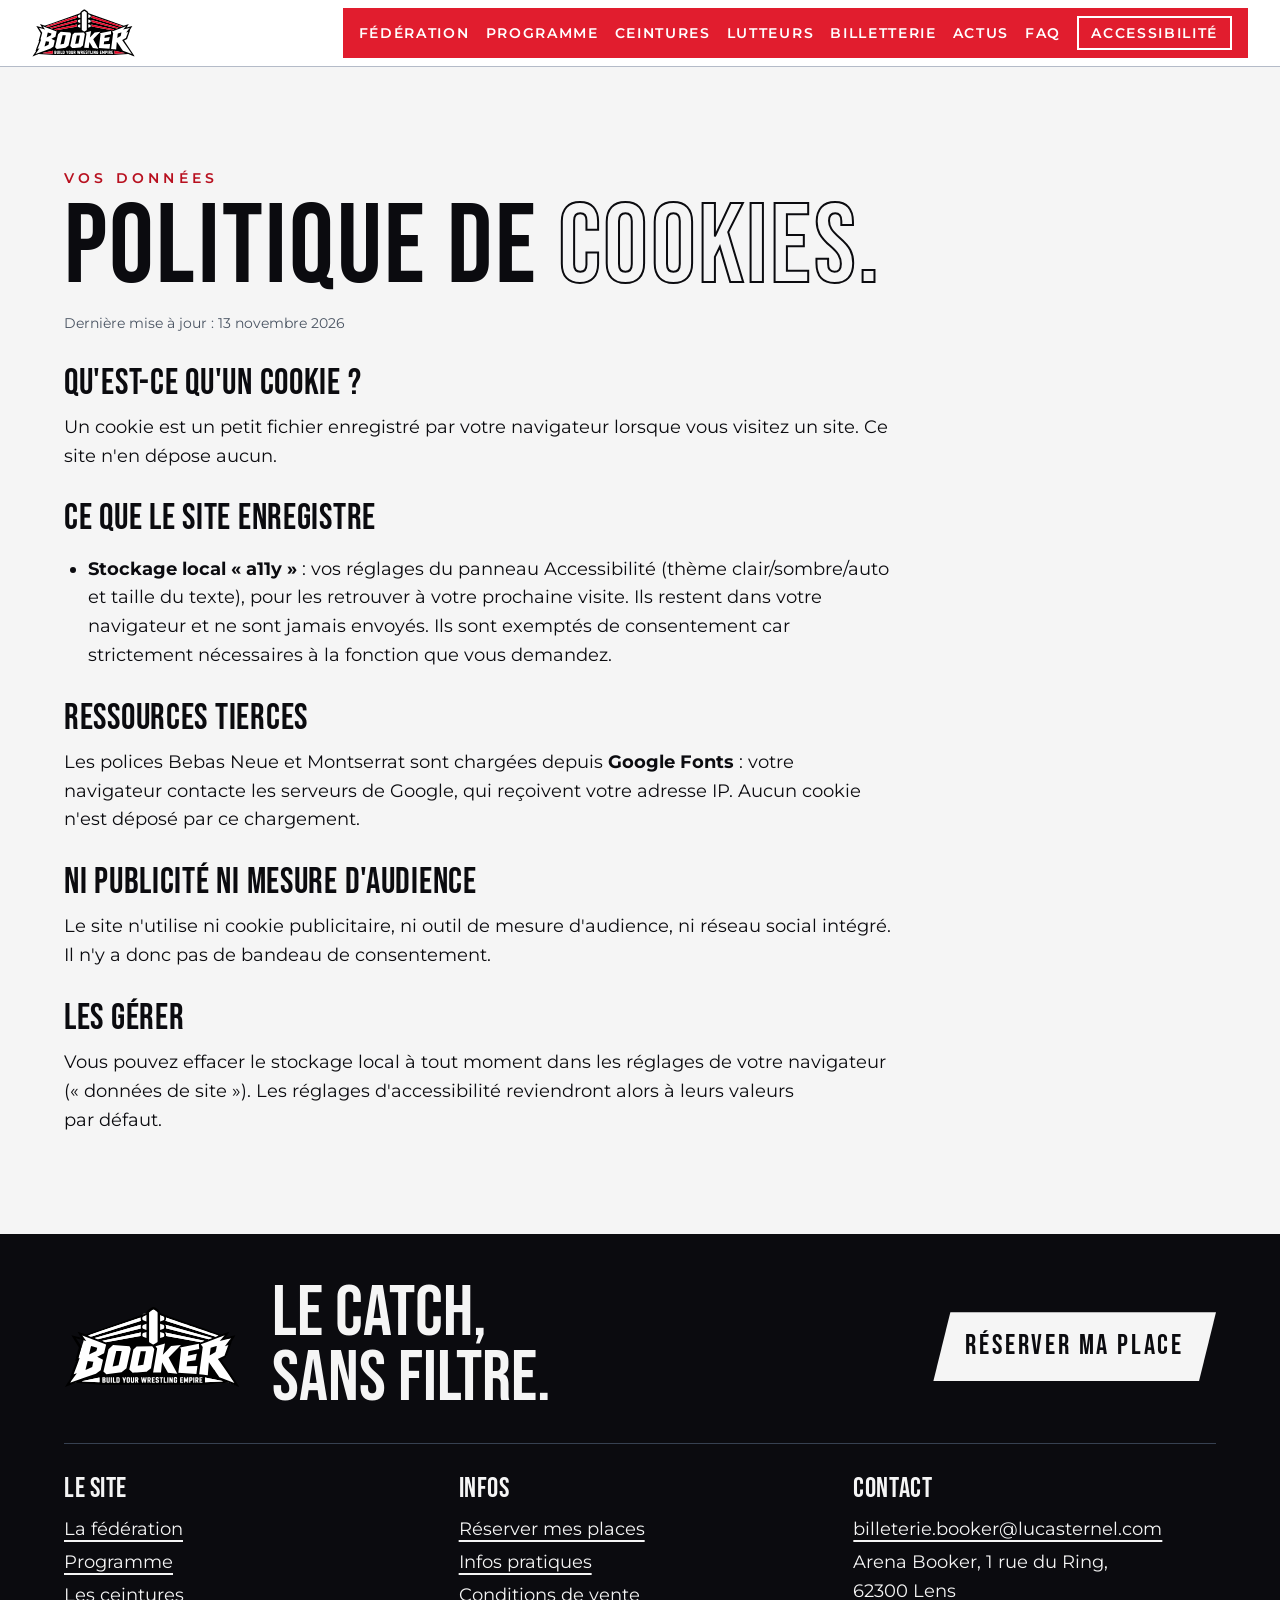
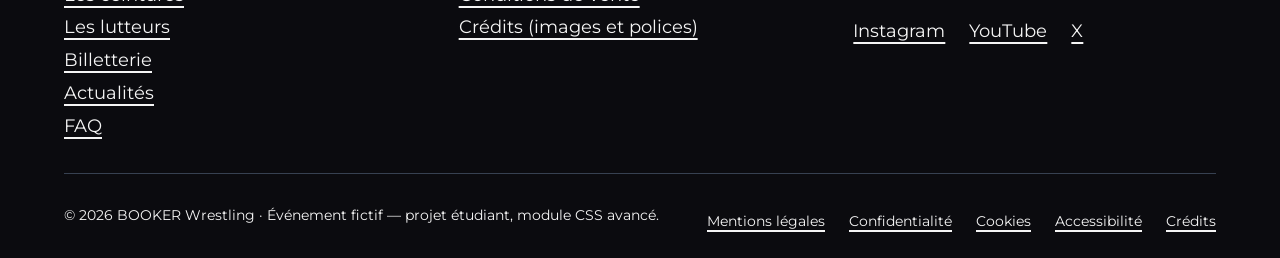
<file: cookies.html>
<!doctype html>
<html lang="fr">
<head>
  <meta charset="utf-8">
  <meta name="viewport" content="width=device-width, initial-scale=1">
  <title>Politique de cookies — BOOKER Wrestling</title>
  <meta name="description" content="Cookies et stockage local utilisés par le site de la Semaine Finale BOOKER.">
  <link rel="canonical" href="https://booker.lucasternel.com/cookies.html">
  <meta property="og:type" content="website">
  <meta property="og:site_name" content="BOOKER Wrestling">
  <meta property="og:locale" content="fr_FR">
  <meta property="og:title" content="Politique de cookies — BOOKER Wrestling">
  <meta property="og:description" content="Cookies et stockage local utilisés par le site de la Semaine Finale BOOKER.">
  <meta property="og:url" content="https://booker.lucasternel.com/cookies.html">
  <!-- Favicons : le coin du ring -->
  <link rel="icon" href="assets/favicons/favicon.svg" type="image/svg+xml">
  <link rel="icon" href="assets/favicons/favicon.ico" sizes="48x48">
  <link rel="icon" href="assets/favicons/favicon-32.png" sizes="32x32" type="image/png">
  <link rel="icon" href="assets/favicons/favicon-16.png" sizes="16x16" type="image/png">
  <link rel="apple-touch-icon" href="assets/favicons/apple-touch-icon.png">
  <link rel="manifest" href="assets/favicons/site.webmanifest">
  <meta name="theme-color" content="#ffffff" media="(prefers-color-scheme: light)">
  <meta name="theme-color" content="#0b0b0f" media="(prefers-color-scheme: dark)">
  <link rel="preconnect" href="https://fonts.googleapis.com">
  <link rel="preconnect" href="https://fonts.gstatic.com" crossorigin>
  <link rel="stylesheet" href="https://fonts.googleapis.com/css2?family=Bebas+Neue&family=Montserrat:wght@400;600&display=swap">
  <link rel="stylesheet" href="css/main.css?v=b4041a03">
</head>
<body id="top">

  <header class="site-header">
    <a href="index.html" class="brand" aria-label="BOOKER, retour en haut de page">
      <img class="brand__logo--sombre" src="img/booker-logo.svg" alt="BOOKER" width="129" height="60">
      <img class="brand__logo--clair" src="img/booker-logo-clair.svg" alt="BOOKER" width="129" height="60">
    </a>
    <nav class="nav" aria-label="Navigation principale">
      <!-- Menu burger (mobile) : Popover API, sans JavaScript pour l'ouverture -->
      <button class="burger" type="button" popovertarget="menu" aria-label="Menu"><span class="burger__bar" aria-hidden="true"></span></button>
      <ul class="nav__list" id="menu" popover>
        <li><a class="nav__link" href="index.html#federation">Fédération</a></li>
        <li><a class="nav__link" href="index.html#programme">Programme</a></li>
        <li><a class="nav__link" href="index.html#titres">Ceintures</a></li>
        <li><a class="nav__link" href="index.html#lutteurs">Lutteurs</a></li>
        <li><a class="nav__link" href="index.html#billetterie">Billetterie</a></li>
        <li><a class="nav__link" href="index.html#actus">Actus</a></li>
        <li><a class="nav__link" href="index.html#faq">FAQ</a></li>
      </ul>
      <!-- Panneau Accessibilité (Popover API) : thème + taille du texte -->
      <button class="a11y-btn" type="button" popovertarget="a11y" aria-label="Accessibilité"><span class="a11y-btn__short" aria-hidden="true">Aa</span><span class="a11y-btn__long" aria-hidden="true">Accessibilité</span></button>
    </nav>
  </header>


  <!-- Réglages d'accessibilité : radios + :has() (tokens.css, base.css), mémorisés par js/main.js -->
  <div class="a11y" id="a11y" popover role="group" aria-label="Réglages d'accessibilité">
    <p class="a11y__title">Accessibilité</p>
    <fieldset>
      <legend>Thème</legend>
      <label class="choice"><input type="radio" name="theme" id="theme-auto" checked>Auto</label>
      <label class="choice"><input type="radio" name="theme" id="theme-clair">Clair</label>
      <label class="choice"><input type="radio" name="theme" id="theme-sombre">Sombre</label>
    </fieldset>
    <fieldset>
      <legend>Taille du texte</legend>
      <label class="choice"><input type="radio" name="taille" id="taille-0" aria-label="Texte normal" checked>A</label>
      <label class="choice"><input type="radio" name="taille" id="taille-1" aria-label="Texte agrandi 1 fois">A+</label>
      <label class="choice"><input type="radio" name="taille" id="taille-2" aria-label="Texte agrandi 2 fois">A++</label>
      <label class="choice"><input type="radio" name="taille" id="taille-3" aria-label="Texte agrandi 3 fois">A+++</label>
    </fieldset>
    <button class="btn a11y__close" type="button" popovertarget="a11y" popovertargetaction="hide">Fermer</button>
  </div>

  <main class="container">
    <article class="section legal">
      <p class="eyebrow">Vos données</p>
      <h1 class="legal__title">Politique de <span class="outline-text">cookies.</span></h1>
      <p class="legal__date">Dernière mise à jour : <time datetime="2026-11-13">13 novembre 2026</time></p>
      <section>
        <h2>Qu'est-ce qu'un cookie ?</h2>
        <p>Un cookie est un petit fichier enregistré par votre navigateur lorsque vous visitez un site. Ce site n'en dépose aucun.</p>
      </section>
      <section>
        <h2>Ce que le site enregistre</h2>
        <ul><li><strong>Stockage local « a11y »</strong> : vos réglages du panneau Accessibilité (thème clair/sombre/auto et taille du texte), pour les retrouver à votre prochaine visite. Ils restent dans votre navigateur et ne sont jamais envoyés. Ils sont exemptés de consentement car strictement nécessaires à la fonction que vous demandez.</li></ul>
      </section>
      <section>
        <h2>Ressources tierces</h2>
        <p>Les polices Bebas Neue et Montserrat sont chargées depuis <strong>Google Fonts</strong> : votre navigateur contacte les serveurs de Google, qui reçoivent votre adresse IP. Aucun cookie n'est déposé par ce chargement.</p>
      </section>
      <section>
        <h2>Ni publicité ni mesure d'audience</h2>
        <p>Le site n'utilise ni cookie publicitaire, ni outil de mesure d'audience, ni réseau social intégré. Il n'y a donc pas de bandeau de consentement.</p>
      </section>
      <section>
        <h2>Les gérer</h2>
        <p>Vous pouvez effacer le stockage local à tout moment dans les réglages de votre navigateur (« données de site »). Les réglages d'accessibilité reviendront alors à leurs valeurs par défaut.</p>
      </section>

    </article>
  </main>

  <footer class="site-footer">
    <div class="container site-footer__top">
      <a class="site-footer__logo" href="index.html" aria-label="BOOKER Wrestling, retour à l'accueil">
        <img src="img/booker-logo.svg" alt="" width="172" height="80">
      </a>
      <p class="site-footer__tagline">Le catch,<br>sans filtre.</p>
      <a class="btn btn--light" href="reservation.html">Réserver ma place</a>
    </div>

    <div class="container site-footer__grid">
      <nav aria-label="Navigation du site">
        <h2>Le site</h2>
        <ul>
          <li><a href="index.html#federation">La fédération</a></li>
          <li><a href="index.html#programme">Programme</a></li>
          <li><a href="index.html#titres">Les ceintures</a></li>
          <li><a href="index.html#lutteurs">Les lutteurs</a></li>
          <li><a href="index.html#billetterie">Billetterie</a></li>
          <li><a href="index.html#actus">Actualités</a></li>
          <li><a href="index.html#faq">FAQ</a></li>
        </ul>
      </nav>
      <nav aria-label="Informations pratiques">
        <h2>Infos</h2>
        <ul>
          <li><a href="reservation.html">Réserver mes places</a></li>
          <li><a href="infos-pratiques.html">Infos pratiques</a></li>
          <li><a href="cgv.html">Conditions de vente</a></li>
          <li><a href="credits.html">Crédits (images et polices)</a></li>
        </ul>
      </nav>
      <div>
        <h2>Contact</h2>
        <ul>
          <li><a href="mailto:billeterie.booker@lucasternel.com">billeterie.booker@lucasternel.com</a></li>
          <li>Arena Booker, 1 rue du Ring, 62300 Lens</li>
        </ul>
        <ul class="social" aria-label="Réseaux sociaux">
          <li><a href="https://www.instagram.com/" target="_blank" rel="noopener noreferrer" aria-label="Instagram (s'ouvre dans un nouvel onglet)">Instagram</a></li>
          <li><a href="https://www.youtube.com/" target="_blank" rel="noopener noreferrer" aria-label="YouTube (s'ouvre dans un nouvel onglet)">YouTube</a></li>
          <li><a href="https://x.com/" target="_blank" rel="noopener noreferrer" aria-label="X (s'ouvre dans un nouvel onglet)">X</a></li>
        </ul>
      </div>
    </div>

    <div class="container site-footer__bottom">
      <p>© 2026 BOOKER Wrestling · Événement fictif — projet étudiant, module CSS avancé.</p>
      <nav aria-label="Informations légales">
        <ul class="legal-nav__list">
          <li><a href="mentions-legales.html">Mentions légales</a></li>
          <li><a href="confidentialite.html">Confidentialité</a></li>
          <li><a href="cookies.html">Cookies</a></li>
          <li><a href="accessibilite.html">Accessibilité</a></li>
          <li><a href="credits.html">Crédits</a></li>
        </ul>
      </nav>
    </div>
  </footer>

  <script src="js/main.js?v=f36d57df" defer></script>
</body>
</html>
</file>
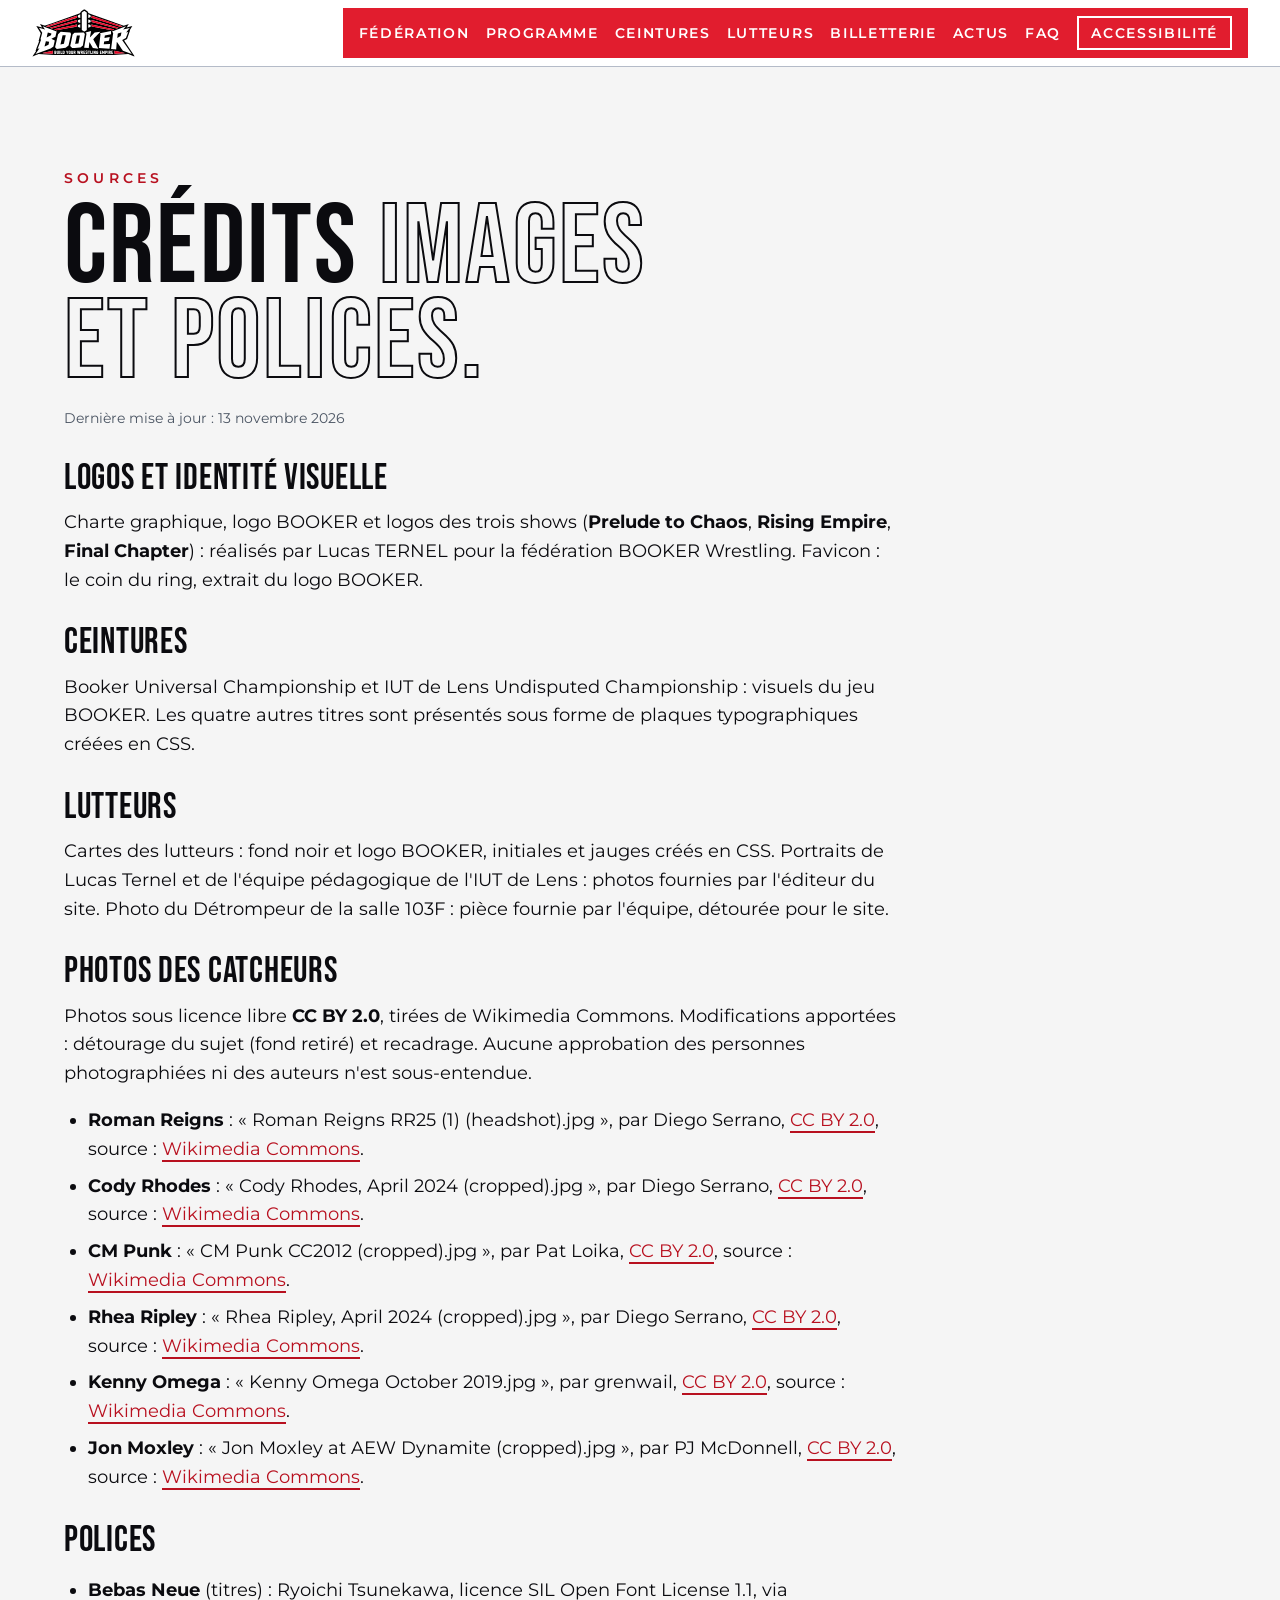
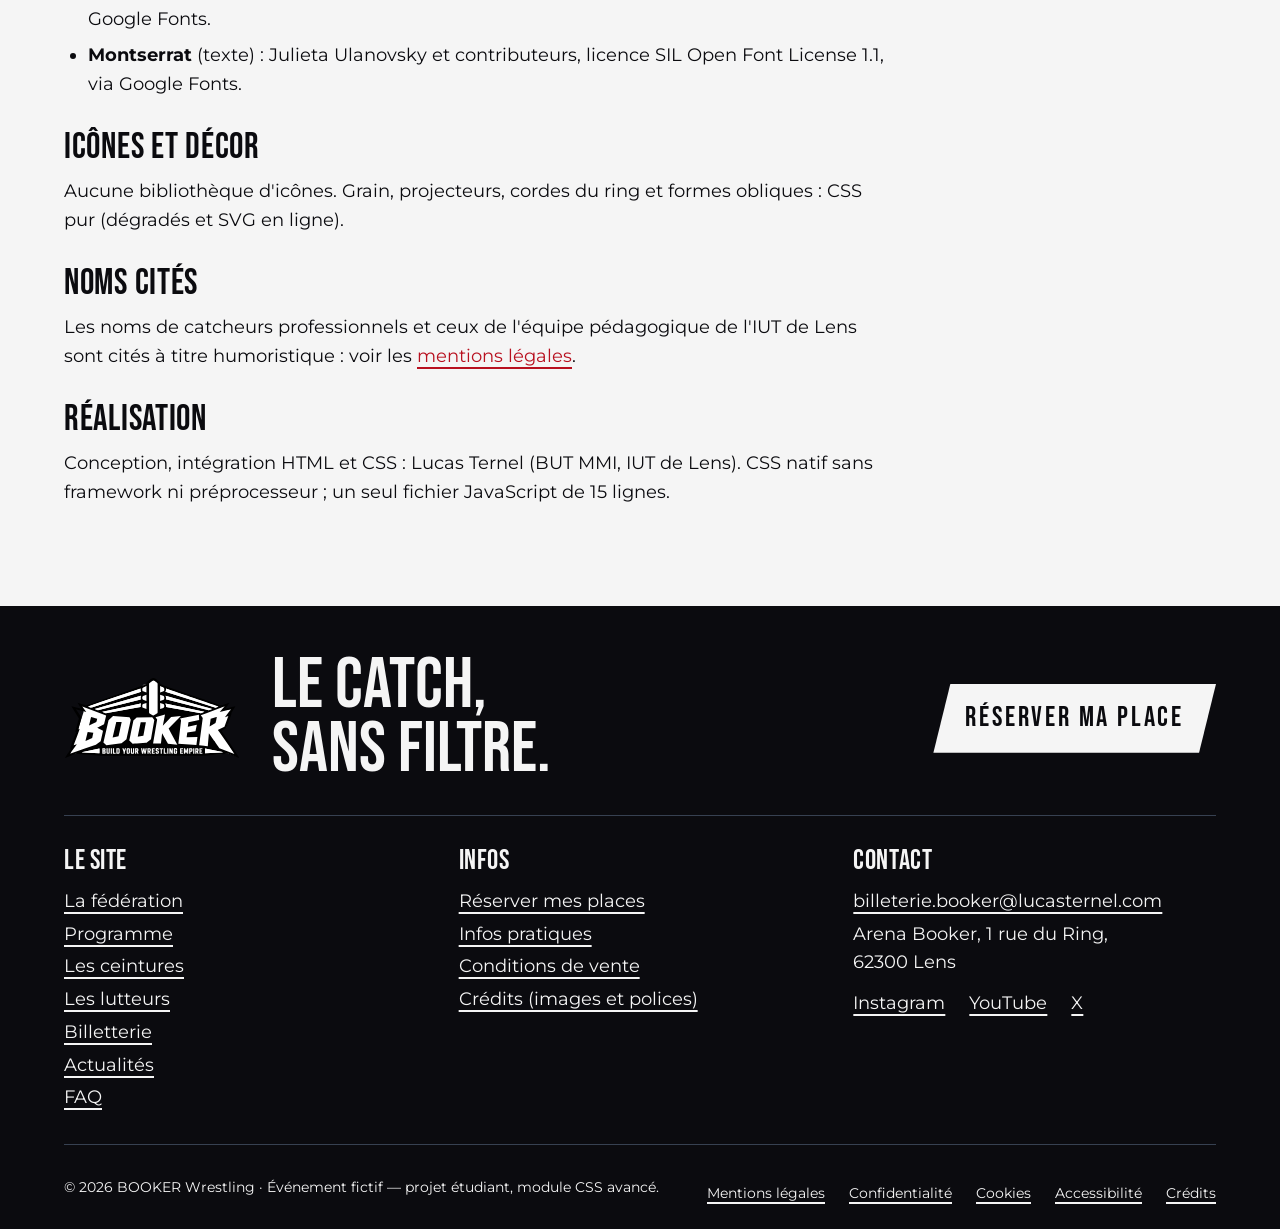
<file: credits.html>
<!doctype html>
<html lang="fr">
<head>
  <meta charset="utf-8">
  <meta name="viewport" content="width=device-width, initial-scale=1">
  <title>Crédits — BOOKER Wrestling</title>
  <meta name="description" content="Crédits du site BOOKER Wrestling : logos, visuels, ceintures, polices et réalisation.">
  <link rel="canonical" href="https://booker.lucasternel.com/credits.html">
  <meta property="og:type" content="website">
  <meta property="og:site_name" content="BOOKER Wrestling">
  <meta property="og:locale" content="fr_FR">
  <meta property="og:title" content="Crédits — BOOKER Wrestling">
  <meta property="og:description" content="Crédits du site BOOKER Wrestling : logos, visuels, ceintures, polices et réalisation.">
  <meta property="og:url" content="https://booker.lucasternel.com/credits.html">
  <!-- Favicons : le coin du ring -->
  <link rel="icon" href="assets/favicons/favicon.svg" type="image/svg+xml">
  <link rel="icon" href="assets/favicons/favicon.ico" sizes="48x48">
  <link rel="icon" href="assets/favicons/favicon-32.png" sizes="32x32" type="image/png">
  <link rel="icon" href="assets/favicons/favicon-16.png" sizes="16x16" type="image/png">
  <link rel="apple-touch-icon" href="assets/favicons/apple-touch-icon.png">
  <link rel="manifest" href="assets/favicons/site.webmanifest">
  <meta name="theme-color" content="#ffffff" media="(prefers-color-scheme: light)">
  <meta name="theme-color" content="#0b0b0f" media="(prefers-color-scheme: dark)">
  <link rel="preconnect" href="https://fonts.googleapis.com">
  <link rel="preconnect" href="https://fonts.gstatic.com" crossorigin>
  <link rel="stylesheet" href="https://fonts.googleapis.com/css2?family=Bebas+Neue&family=Montserrat:wght@400;600&display=swap">
  <link rel="stylesheet" href="css/main.css?v=b4041a03">
</head>
<body id="top">

  <header class="site-header">
    <a href="index.html" class="brand" aria-label="BOOKER, retour en haut de page">
      <img class="brand__logo--sombre" src="img/booker-logo.svg" alt="BOOKER" width="129" height="60">
      <img class="brand__logo--clair" src="img/booker-logo-clair.svg" alt="BOOKER" width="129" height="60">
    </a>
    <nav class="nav" aria-label="Navigation principale">
      <!-- Menu burger (mobile) : Popover API, sans JavaScript pour l'ouverture -->
      <button class="burger" type="button" popovertarget="menu" aria-label="Menu"><span class="burger__bar" aria-hidden="true"></span></button>
      <ul class="nav__list" id="menu" popover>
        <li><a class="nav__link" href="index.html#federation">Fédération</a></li>
        <li><a class="nav__link" href="index.html#programme">Programme</a></li>
        <li><a class="nav__link" href="index.html#titres">Ceintures</a></li>
        <li><a class="nav__link" href="index.html#lutteurs">Lutteurs</a></li>
        <li><a class="nav__link" href="index.html#billetterie">Billetterie</a></li>
        <li><a class="nav__link" href="index.html#actus">Actus</a></li>
        <li><a class="nav__link" href="index.html#faq">FAQ</a></li>
      </ul>
      <!-- Panneau Accessibilité (Popover API) : thème + taille du texte -->
      <button class="a11y-btn" type="button" popovertarget="a11y" aria-label="Accessibilité"><span class="a11y-btn__short" aria-hidden="true">Aa</span><span class="a11y-btn__long" aria-hidden="true">Accessibilité</span></button>
    </nav>
  </header>


  <!-- Réglages d'accessibilité : radios + :has() (tokens.css, base.css), mémorisés par js/main.js -->
  <div class="a11y" id="a11y" popover role="group" aria-label="Réglages d'accessibilité">
    <p class="a11y__title">Accessibilité</p>
    <fieldset>
      <legend>Thème</legend>
      <label class="choice"><input type="radio" name="theme" id="theme-auto" checked>Auto</label>
      <label class="choice"><input type="radio" name="theme" id="theme-clair">Clair</label>
      <label class="choice"><input type="radio" name="theme" id="theme-sombre">Sombre</label>
    </fieldset>
    <fieldset>
      <legend>Taille du texte</legend>
      <label class="choice"><input type="radio" name="taille" id="taille-0" aria-label="Texte normal" checked>A</label>
      <label class="choice"><input type="radio" name="taille" id="taille-1" aria-label="Texte agrandi 1 fois">A+</label>
      <label class="choice"><input type="radio" name="taille" id="taille-2" aria-label="Texte agrandi 2 fois">A++</label>
      <label class="choice"><input type="radio" name="taille" id="taille-3" aria-label="Texte agrandi 3 fois">A+++</label>
    </fieldset>
    <button class="btn a11y__close" type="button" popovertarget="a11y" popovertargetaction="hide">Fermer</button>
  </div>

  <main class="container">
    <article class="section legal">
      <p class="eyebrow">Sources</p>
      <h1 class="legal__title">Crédits <span class="outline-text">images et polices.</span></h1>
      <p class="legal__date">Dernière mise à jour : <time datetime="2026-11-13">13 novembre 2026</time></p>
      <section>
        <h2>Logos et identité visuelle</h2>
        <p>Charte graphique, logo BOOKER et logos des trois shows (<strong>Prelude to Chaos</strong>, <strong>Rising Empire</strong>, <strong>Final Chapter</strong>) : réalisés par Lucas TERNEL pour la fédération BOOKER Wrestling. Favicon : le coin du ring, extrait du logo BOOKER.</p>
      </section>
      <section>
        <h2>Ceintures</h2>
        <p>Booker Universal Championship et IUT de Lens Undisputed Championship : visuels du jeu BOOKER. Les quatre autres titres sont présentés sous forme de plaques typographiques créées en CSS.</p>
      </section>
      <section>
        <h2>Lutteurs</h2>
        <p>Cartes des lutteurs : fond noir et logo BOOKER, initiales et jauges créés en CSS. Portraits de Lucas Ternel et de l'équipe pédagogique de l'IUT de Lens : photos fournies par l'éditeur du site. Photo du Détrompeur de la salle 103F : pièce fournie par l'équipe, détourée pour le site.</p>
      </section>
      <section>
        <h2>Photos des catcheurs</h2>
        <p>Photos sous licence libre <strong>CC BY 2.0</strong>, tirées de Wikimedia Commons. Modifications apportées : détourage du sujet (fond retiré) et recadrage. Aucune approbation des personnes photographiées ni des auteurs n'est sous-entendue.</p>
        <ul><li><strong>Roman Reigns</strong> : « Roman Reigns RR25 (1) (headshot).jpg », par Diego Serrano, <a href="https://creativecommons.org/licenses/by/2.0/" rel="noopener">CC BY 2.0</a>, source : <a href="https://commons.wikimedia.org/wiki/File:Roman_Reigns_RR25_(1)_(headshot).jpg" rel="noopener">Wikimedia Commons</a>.</li><li><strong>Cody Rhodes</strong> : « Cody Rhodes, April 2024 (cropped).jpg », par Diego Serrano, <a href="https://creativecommons.org/licenses/by/2.0/" rel="noopener">CC BY 2.0</a>, source : <a href="https://commons.wikimedia.org/wiki/File:Cody_Rhodes,_April_2024_(cropped).jpg" rel="noopener">Wikimedia Commons</a>.</li><li><strong>CM Punk</strong> : « CM Punk CC2012 (cropped).jpg », par Pat Loika, <a href="https://creativecommons.org/licenses/by/2.0/" rel="noopener">CC BY 2.0</a>, source : <a href="https://commons.wikimedia.org/wiki/File:CM_Punk_CC2012_(cropped).jpg" rel="noopener">Wikimedia Commons</a>.</li><li><strong>Rhea Ripley</strong> : « Rhea Ripley, April 2024 (cropped).jpg », par Diego Serrano, <a href="https://creativecommons.org/licenses/by/2.0/" rel="noopener">CC BY 2.0</a>, source : <a href="https://commons.wikimedia.org/wiki/File:Rhea_Ripley,_April_2024_(cropped).jpg" rel="noopener">Wikimedia Commons</a>.</li><li><strong>Kenny Omega</strong> : « Kenny Omega October 2019.jpg », par grenwail, <a href="https://creativecommons.org/licenses/by/2.0/" rel="noopener">CC BY 2.0</a>, source : <a href="https://commons.wikimedia.org/wiki/File:Kenny_Omega_October_2019.jpg" rel="noopener">Wikimedia Commons</a>.</li><li><strong>Jon Moxley</strong> : « Jon Moxley at AEW Dynamite (cropped).jpg », par PJ McDonnell, <a href="https://creativecommons.org/licenses/by/2.0/" rel="noopener">CC BY 2.0</a>, source : <a href="https://commons.wikimedia.org/wiki/File:Jon_Moxley_at_AEW_Dynamite_(cropped).jpg" rel="noopener">Wikimedia Commons</a>.</li></ul>
      </section>
      <section>
        <h2>Polices</h2>
        <ul><li><strong>Bebas Neue</strong> (titres) : Ryoichi Tsunekawa, licence SIL Open Font License 1.1, via Google Fonts.</li><li><strong>Montserrat</strong> (texte) : Julieta Ulanovsky et contributeurs, licence SIL Open Font License 1.1, via Google Fonts.</li></ul>
      </section>
      <section>
        <h2>Icônes et décor</h2>
        <p>Aucune bibliothèque d'icônes. Grain, projecteurs, cordes du ring et formes obliques : CSS pur (dégradés et SVG en ligne).</p>
      </section>
      <section>
        <h2>Noms cités</h2>
        <p>Les noms de catcheurs professionnels et ceux de l'équipe pédagogique de l'IUT de Lens sont cités à titre humoristique : voir les <a href="mentions-legales.html">mentions légales</a>.</p>
      </section>
      <section>
        <h2>Réalisation</h2>
        <p>Conception, intégration HTML et CSS : Lucas Ternel (BUT MMI, IUT de Lens). CSS natif sans framework ni préprocesseur ; un seul fichier JavaScript de 15 lignes.</p>
      </section>
    </article>
  </main>

  <footer class="site-footer">
    <div class="container site-footer__top">
      <a class="site-footer__logo" href="index.html" aria-label="BOOKER Wrestling, retour à l'accueil">
        <img src="img/booker-logo.svg" alt="" width="172" height="80">
      </a>
      <p class="site-footer__tagline">Le catch,<br>sans filtre.</p>
      <a class="btn btn--light" href="reservation.html">Réserver ma place</a>
    </div>

    <div class="container site-footer__grid">
      <nav aria-label="Navigation du site">
        <h2>Le site</h2>
        <ul>
          <li><a href="index.html#federation">La fédération</a></li>
          <li><a href="index.html#programme">Programme</a></li>
          <li><a href="index.html#titres">Les ceintures</a></li>
          <li><a href="index.html#lutteurs">Les lutteurs</a></li>
          <li><a href="index.html#billetterie">Billetterie</a></li>
          <li><a href="index.html#actus">Actualités</a></li>
          <li><a href="index.html#faq">FAQ</a></li>
        </ul>
      </nav>
      <nav aria-label="Informations pratiques">
        <h2>Infos</h2>
        <ul>
          <li><a href="reservation.html">Réserver mes places</a></li>
          <li><a href="infos-pratiques.html">Infos pratiques</a></li>
          <li><a href="cgv.html">Conditions de vente</a></li>
          <li><a href="credits.html">Crédits (images et polices)</a></li>
        </ul>
      </nav>
      <div>
        <h2>Contact</h2>
        <ul>
          <li><a href="mailto:billeterie.booker@lucasternel.com">billeterie.booker@lucasternel.com</a></li>
          <li>Arena Booker, 1 rue du Ring, 62300 Lens</li>
        </ul>
        <ul class="social" aria-label="Réseaux sociaux">
          <li><a href="https://www.instagram.com/" target="_blank" rel="noopener noreferrer" aria-label="Instagram (s'ouvre dans un nouvel onglet)">Instagram</a></li>
          <li><a href="https://www.youtube.com/" target="_blank" rel="noopener noreferrer" aria-label="YouTube (s'ouvre dans un nouvel onglet)">YouTube</a></li>
          <li><a href="https://x.com/" target="_blank" rel="noopener noreferrer" aria-label="X (s'ouvre dans un nouvel onglet)">X</a></li>
        </ul>
      </div>
    </div>

    <div class="container site-footer__bottom">
      <p>© 2026 BOOKER Wrestling · Événement fictif — projet étudiant, module CSS avancé.</p>
      <nav aria-label="Informations légales">
        <ul class="legal-nav__list">
          <li><a href="mentions-legales.html">Mentions légales</a></li>
          <li><a href="confidentialite.html">Confidentialité</a></li>
          <li><a href="cookies.html">Cookies</a></li>
          <li><a href="accessibilite.html">Accessibilité</a></li>
          <li><a href="credits.html">Crédits</a></li>
        </ul>
      </nav>
    </div>
  </footer>

  <script src="js/main.js?v=f36d57df" defer></script>
</body>
</html>
</file>
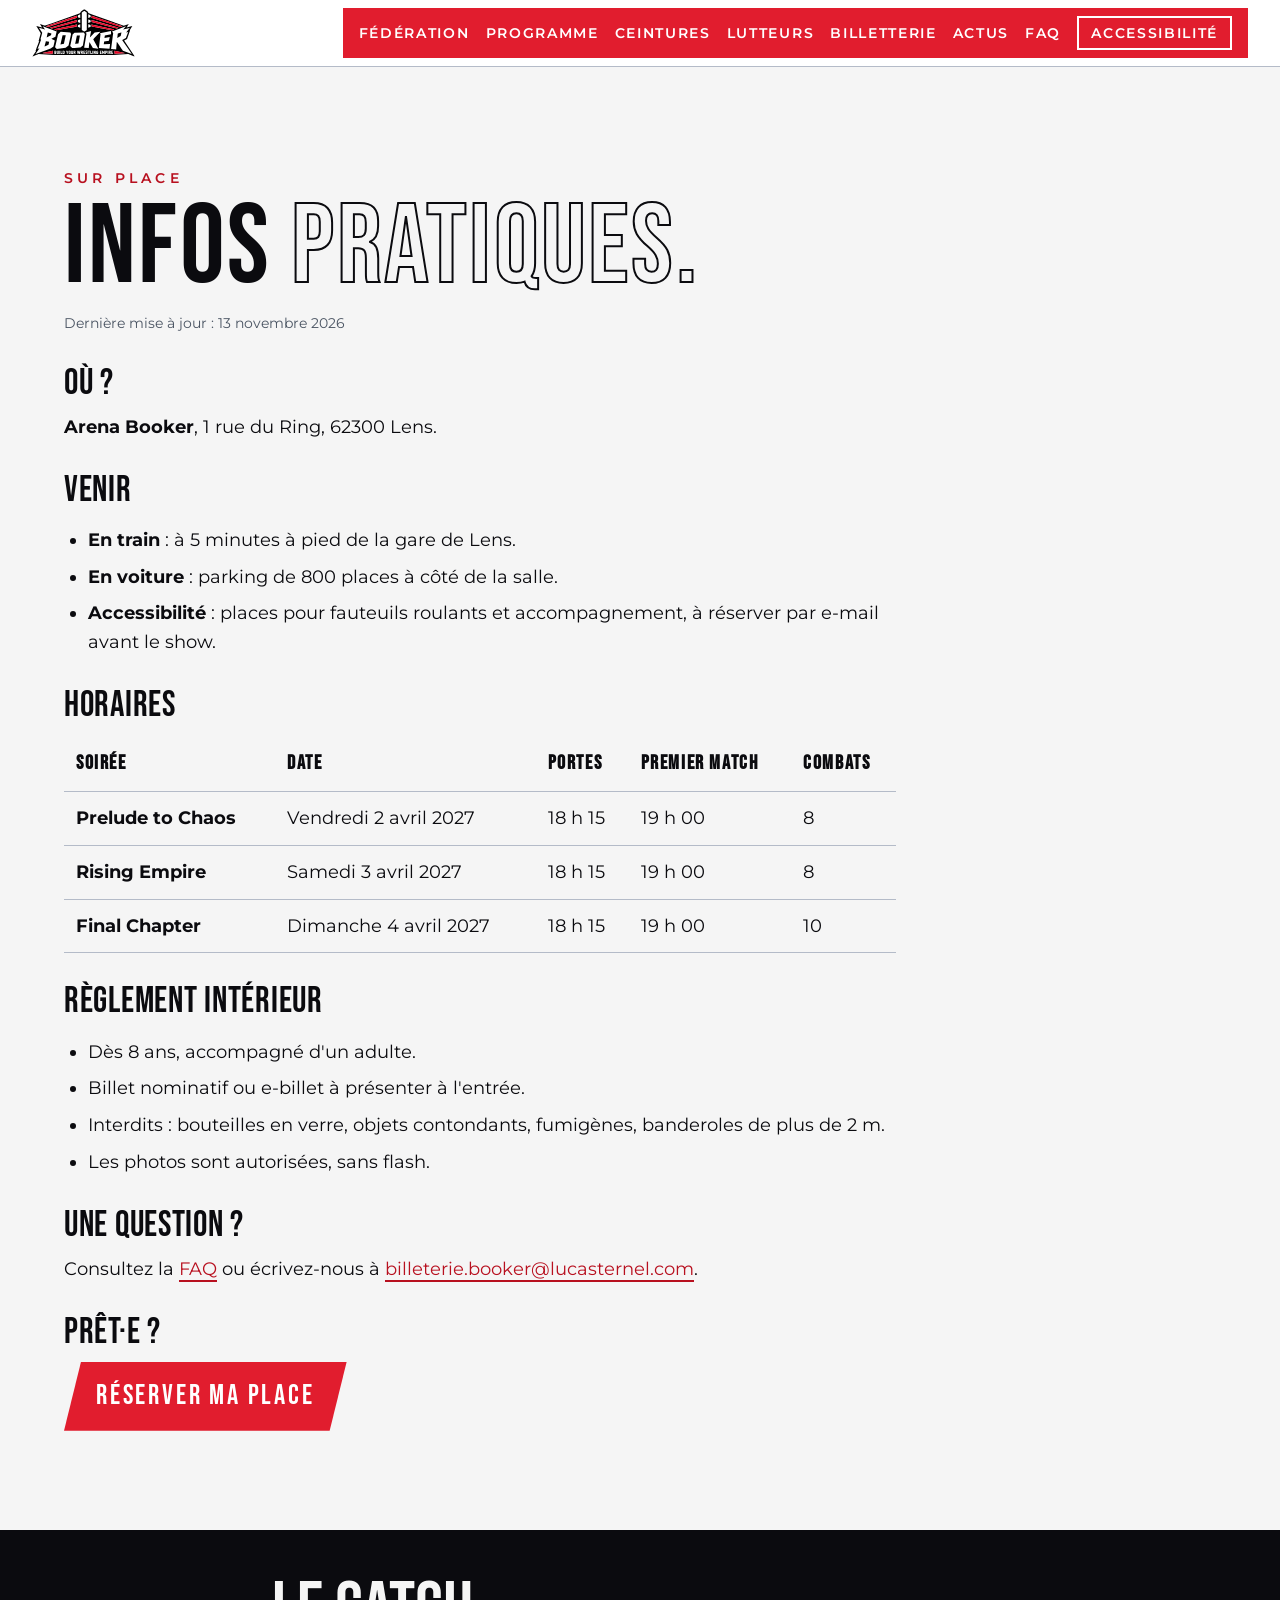
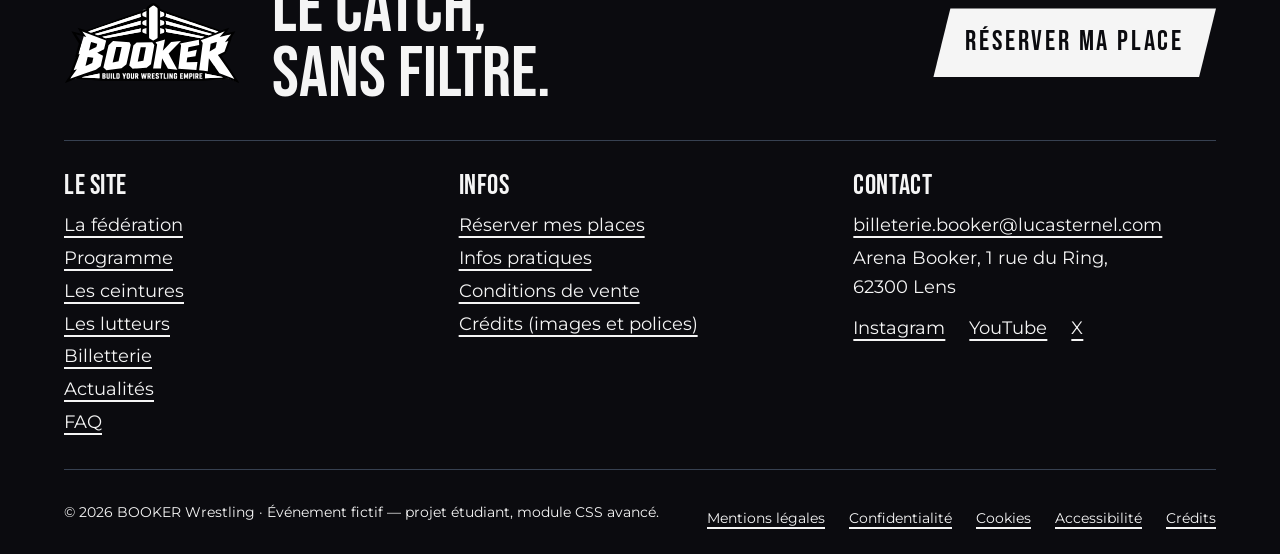
<file: infos-pratiques.html>
<!doctype html>
<html lang="fr">
<head>
  <meta charset="utf-8">
  <meta name="viewport" content="width=device-width, initial-scale=1">
  <title>Infos pratiques — BOOKER Wrestling</title>
  <meta name="description" content="Accès, horaires et règlement de la Semaine Finale BOOKER à l'Arena Booker de Lens.">
  <link rel="canonical" href="https://booker.lucasternel.com/infos-pratiques.html">
  <meta property="og:type" content="website">
  <meta property="og:site_name" content="BOOKER Wrestling">
  <meta property="og:locale" content="fr_FR">
  <meta property="og:title" content="Infos pratiques — BOOKER Wrestling">
  <meta property="og:description" content="Accès, horaires et règlement de la Semaine Finale BOOKER à l'Arena Booker de Lens.">
  <meta property="og:url" content="https://booker.lucasternel.com/infos-pratiques.html">
  <!-- Favicons : le coin du ring -->
  <link rel="icon" href="assets/favicons/favicon.svg" type="image/svg+xml">
  <link rel="icon" href="assets/favicons/favicon.ico" sizes="48x48">
  <link rel="icon" href="assets/favicons/favicon-32.png" sizes="32x32" type="image/png">
  <link rel="icon" href="assets/favicons/favicon-16.png" sizes="16x16" type="image/png">
  <link rel="apple-touch-icon" href="assets/favicons/apple-touch-icon.png">
  <link rel="manifest" href="assets/favicons/site.webmanifest">
  <meta name="theme-color" content="#ffffff" media="(prefers-color-scheme: light)">
  <meta name="theme-color" content="#0b0b0f" media="(prefers-color-scheme: dark)">
  <link rel="preconnect" href="https://fonts.googleapis.com">
  <link rel="preconnect" href="https://fonts.gstatic.com" crossorigin>
  <link rel="stylesheet" href="https://fonts.googleapis.com/css2?family=Bebas+Neue&family=Montserrat:wght@400;600&display=swap">
  <link rel="stylesheet" href="css/main.css?v=b4041a03">
</head>
<body id="top">

  <header class="site-header">
    <a href="index.html" class="brand" aria-label="BOOKER, retour en haut de page">
      <img class="brand__logo--sombre" src="img/booker-logo.svg" alt="BOOKER" width="129" height="60">
      <img class="brand__logo--clair" src="img/booker-logo-clair.svg" alt="BOOKER" width="129" height="60">
    </a>
    <nav class="nav" aria-label="Navigation principale">
      <!-- Menu burger (mobile) : Popover API, sans JavaScript pour l'ouverture -->
      <button class="burger" type="button" popovertarget="menu" aria-label="Menu"><span class="burger__bar" aria-hidden="true"></span></button>
      <ul class="nav__list" id="menu" popover>
        <li><a class="nav__link" href="index.html#federation">Fédération</a></li>
        <li><a class="nav__link" href="index.html#programme">Programme</a></li>
        <li><a class="nav__link" href="index.html#titres">Ceintures</a></li>
        <li><a class="nav__link" href="index.html#lutteurs">Lutteurs</a></li>
        <li><a class="nav__link" href="index.html#billetterie">Billetterie</a></li>
        <li><a class="nav__link" href="index.html#actus">Actus</a></li>
        <li><a class="nav__link" href="index.html#faq">FAQ</a></li>
      </ul>
      <!-- Panneau Accessibilité (Popover API) : thème + taille du texte -->
      <button class="a11y-btn" type="button" popovertarget="a11y" aria-label="Accessibilité"><span class="a11y-btn__short" aria-hidden="true">Aa</span><span class="a11y-btn__long" aria-hidden="true">Accessibilité</span></button>
    </nav>
  </header>


  <!-- Réglages d'accessibilité : radios + :has() (tokens.css, base.css), mémorisés par js/main.js -->
  <div class="a11y" id="a11y" popover role="group" aria-label="Réglages d'accessibilité">
    <p class="a11y__title">Accessibilité</p>
    <fieldset>
      <legend>Thème</legend>
      <label class="choice"><input type="radio" name="theme" id="theme-auto" checked>Auto</label>
      <label class="choice"><input type="radio" name="theme" id="theme-clair">Clair</label>
      <label class="choice"><input type="radio" name="theme" id="theme-sombre">Sombre</label>
    </fieldset>
    <fieldset>
      <legend>Taille du texte</legend>
      <label class="choice"><input type="radio" name="taille" id="taille-0" aria-label="Texte normal" checked>A</label>
      <label class="choice"><input type="radio" name="taille" id="taille-1" aria-label="Texte agrandi 1 fois">A+</label>
      <label class="choice"><input type="radio" name="taille" id="taille-2" aria-label="Texte agrandi 2 fois">A++</label>
      <label class="choice"><input type="radio" name="taille" id="taille-3" aria-label="Texte agrandi 3 fois">A+++</label>
    </fieldset>
    <button class="btn a11y__close" type="button" popovertarget="a11y" popovertargetaction="hide">Fermer</button>
  </div>

  <main class="container">
    <article class="section legal">
      <p class="eyebrow">Sur place</p>
      <h1 class="legal__title">Infos <span class="outline-text">pratiques.</span></h1>
      <p class="legal__date">Dernière mise à jour : <time datetime="2026-11-13">13 novembre 2026</time></p>
      <section>
        <h2>Où ?</h2>
        <p><strong>Arena Booker</strong>, 1 rue du Ring, 62300 Lens.</p>
      </section>
      <section>
        <h2>Venir</h2>
        <ul><li><strong>En train</strong> : à 5 minutes à pied de la gare de Lens.</li><li><strong>En voiture</strong> : parking de 800 places à côté de la salle.</li><li><strong>Accessibilité</strong> : places pour fauteuils roulants et accompagnement, à réserver par e-mail avant le show.</li></ul>
      </section>
      <section>
        <h2>Horaires</h2>
        <div class="legal__scroll" role="region" aria-label="Horaires des trois soirées" tabindex="0"><table class="legal__table"><thead><tr><th scope="col">Soirée</th><th scope="col">Date</th><th scope="col">Portes</th><th scope="col">Premier match</th><th scope="col">Combats</th></tr></thead><tbody><tr><th scope="row">Prelude to Chaos</th><td>Vendredi 2 avril 2027</td><td>18 h 15</td><td>19 h 00</td><td>8</td></tr><tr><th scope="row">Rising Empire</th><td>Samedi 3 avril 2027</td><td>18 h 15</td><td>19 h 00</td><td>8</td></tr><tr><th scope="row">Final Chapter</th><td>Dimanche 4 avril 2027</td><td>18 h 15</td><td>19 h 00</td><td>10</td></tr></tbody></table></div>
      </section>
      <section>
        <h2>Règlement intérieur</h2>
        <ul><li>Dès 8 ans, accompagné d'un adulte.</li><li>Billet nominatif ou e-billet à présenter à l'entrée.</li><li>Interdits : bouteilles en verre, objets contondants, fumigènes, banderoles de plus de 2 m.</li><li>Les photos sont autorisées, sans flash.</li></ul>
      </section>
      <section>
        <h2>Une question ?</h2>
        <p>Consultez la <a href="index.html#faq">FAQ</a> ou écrivez-nous à <a href="mailto:billeterie.booker@lucasternel.com">billeterie.booker@lucasternel.com</a>.</p>
      </section>
      <section>
        <h2>Prêt·e ?</h2>
        <p><a class="btn" href="reservation.html">Réserver ma place</a></p>
      </section>

    </article>
  </main>

  <footer class="site-footer">
    <div class="container site-footer__top">
      <a class="site-footer__logo" href="index.html" aria-label="BOOKER Wrestling, retour à l'accueil">
        <img src="img/booker-logo.svg" alt="" width="172" height="80">
      </a>
      <p class="site-footer__tagline">Le catch,<br>sans filtre.</p>
      <a class="btn btn--light" href="reservation.html">Réserver ma place</a>
    </div>

    <div class="container site-footer__grid">
      <nav aria-label="Navigation du site">
        <h2>Le site</h2>
        <ul>
          <li><a href="index.html#federation">La fédération</a></li>
          <li><a href="index.html#programme">Programme</a></li>
          <li><a href="index.html#titres">Les ceintures</a></li>
          <li><a href="index.html#lutteurs">Les lutteurs</a></li>
          <li><a href="index.html#billetterie">Billetterie</a></li>
          <li><a href="index.html#actus">Actualités</a></li>
          <li><a href="index.html#faq">FAQ</a></li>
        </ul>
      </nav>
      <nav aria-label="Informations pratiques">
        <h2>Infos</h2>
        <ul>
          <li><a href="reservation.html">Réserver mes places</a></li>
          <li><a href="infos-pratiques.html">Infos pratiques</a></li>
          <li><a href="cgv.html">Conditions de vente</a></li>
          <li><a href="credits.html">Crédits (images et polices)</a></li>
        </ul>
      </nav>
      <div>
        <h2>Contact</h2>
        <ul>
          <li><a href="mailto:billeterie.booker@lucasternel.com">billeterie.booker@lucasternel.com</a></li>
          <li>Arena Booker, 1 rue du Ring, 62300 Lens</li>
        </ul>
        <ul class="social" aria-label="Réseaux sociaux">
          <li><a href="https://www.instagram.com/" target="_blank" rel="noopener noreferrer" aria-label="Instagram (s'ouvre dans un nouvel onglet)">Instagram</a></li>
          <li><a href="https://www.youtube.com/" target="_blank" rel="noopener noreferrer" aria-label="YouTube (s'ouvre dans un nouvel onglet)">YouTube</a></li>
          <li><a href="https://x.com/" target="_blank" rel="noopener noreferrer" aria-label="X (s'ouvre dans un nouvel onglet)">X</a></li>
        </ul>
      </div>
    </div>

    <div class="container site-footer__bottom">
      <p>© 2026 BOOKER Wrestling · Événement fictif — projet étudiant, module CSS avancé.</p>
      <nav aria-label="Informations légales">
        <ul class="legal-nav__list">
          <li><a href="mentions-legales.html">Mentions légales</a></li>
          <li><a href="confidentialite.html">Confidentialité</a></li>
          <li><a href="cookies.html">Cookies</a></li>
          <li><a href="accessibilite.html">Accessibilité</a></li>
          <li><a href="credits.html">Crédits</a></li>
        </ul>
      </nav>
    </div>
  </footer>

  <script src="js/main.js?v=f36d57df" defer></script>
</body>
</html>
</file>
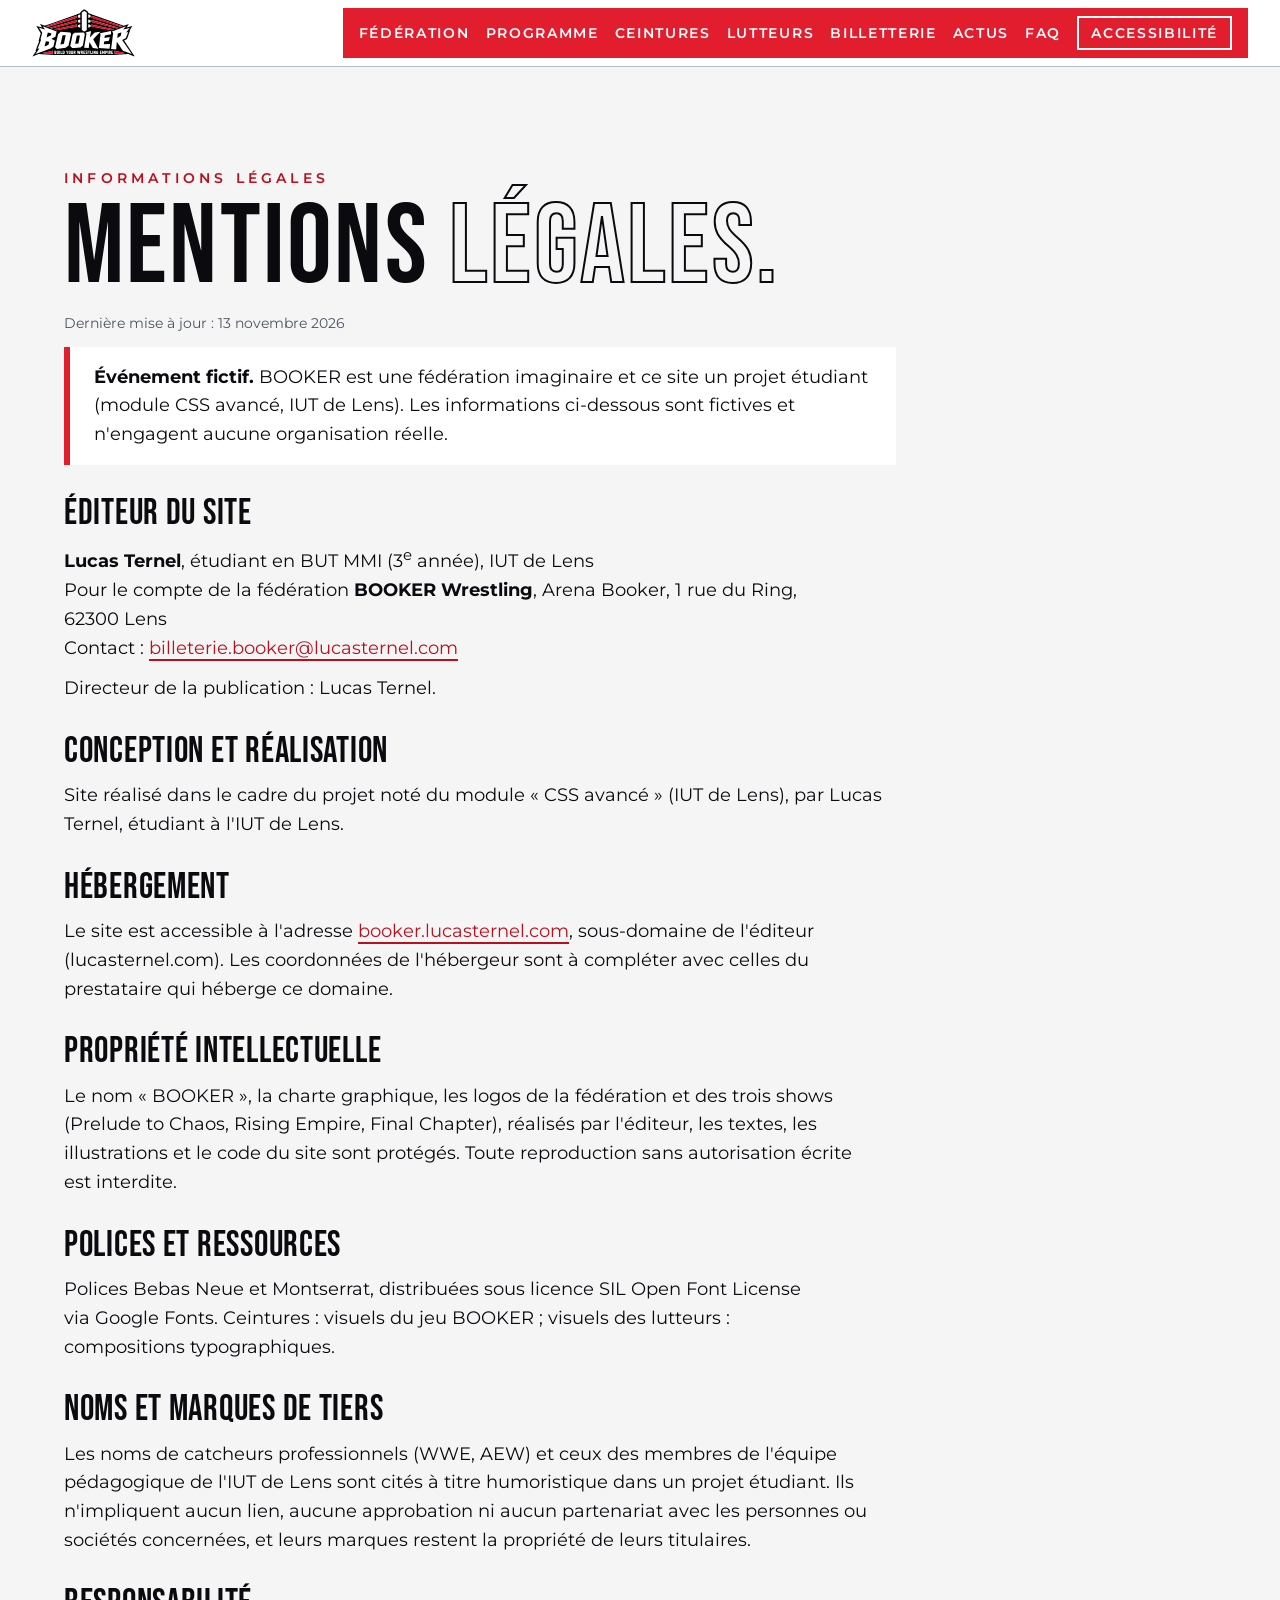
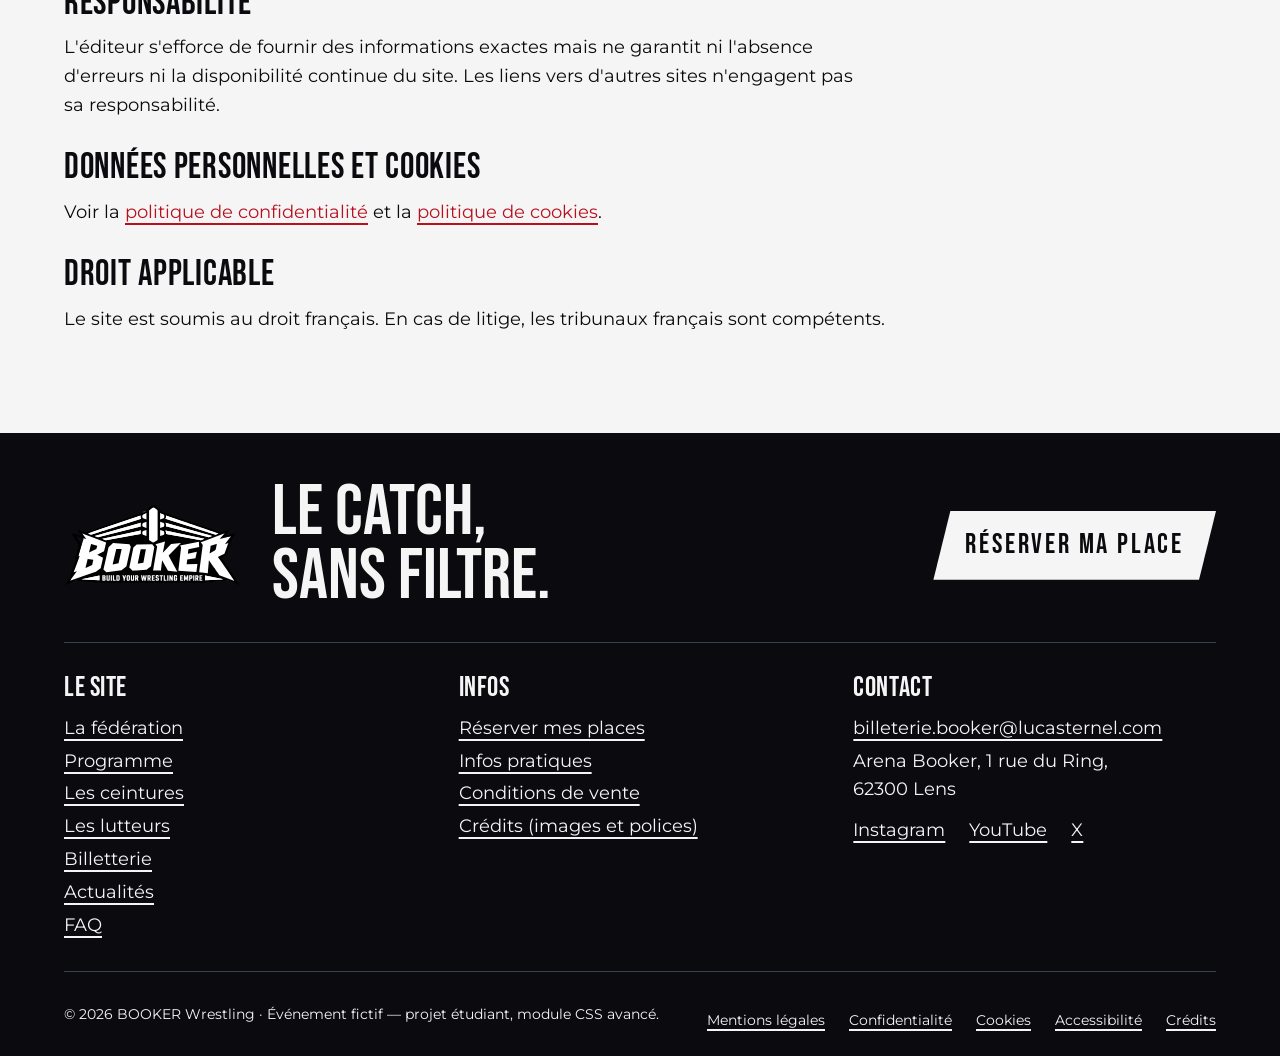
<file: mentions-legales.html>
<!doctype html>
<html lang="fr">
<head>
  <meta charset="utf-8">
  <meta name="viewport" content="width=device-width, initial-scale=1">
  <title>Mentions légales — BOOKER Wrestling</title>
  <meta name="description" content="Mentions légales du site de la Semaine Finale BOOKER : éditeur, hébergeur, propriété intellectuelle.">
  <link rel="canonical" href="https://booker.lucasternel.com/mentions-legales.html">
  <meta property="og:type" content="website">
  <meta property="og:site_name" content="BOOKER Wrestling">
  <meta property="og:locale" content="fr_FR">
  <meta property="og:title" content="Mentions légales — BOOKER Wrestling">
  <meta property="og:description" content="Mentions légales du site de la Semaine Finale BOOKER : éditeur, hébergeur, propriété intellectuelle.">
  <meta property="og:url" content="https://booker.lucasternel.com/mentions-legales.html">
  <!-- Favicons : le coin du ring -->
  <link rel="icon" href="assets/favicons/favicon.svg" type="image/svg+xml">
  <link rel="icon" href="assets/favicons/favicon.ico" sizes="48x48">
  <link rel="icon" href="assets/favicons/favicon-32.png" sizes="32x32" type="image/png">
  <link rel="icon" href="assets/favicons/favicon-16.png" sizes="16x16" type="image/png">
  <link rel="apple-touch-icon" href="assets/favicons/apple-touch-icon.png">
  <link rel="manifest" href="assets/favicons/site.webmanifest">
  <meta name="theme-color" content="#ffffff" media="(prefers-color-scheme: light)">
  <meta name="theme-color" content="#0b0b0f" media="(prefers-color-scheme: dark)">
  <link rel="preconnect" href="https://fonts.googleapis.com">
  <link rel="preconnect" href="https://fonts.gstatic.com" crossorigin>
  <link rel="stylesheet" href="https://fonts.googleapis.com/css2?family=Bebas+Neue&family=Montserrat:wght@400;600&display=swap">
  <link rel="stylesheet" href="css/main.css?v=b4041a03">
</head>
<body id="top">

  <header class="site-header">
    <a href="index.html" class="brand" aria-label="BOOKER, retour en haut de page">
      <img class="brand__logo--sombre" src="img/booker-logo.svg" alt="BOOKER" width="129" height="60">
      <img class="brand__logo--clair" src="img/booker-logo-clair.svg" alt="BOOKER" width="129" height="60">
    </a>
    <nav class="nav" aria-label="Navigation principale">
      <!-- Menu burger (mobile) : Popover API, sans JavaScript pour l'ouverture -->
      <button class="burger" type="button" popovertarget="menu" aria-label="Menu"><span class="burger__bar" aria-hidden="true"></span></button>
      <ul class="nav__list" id="menu" popover>
        <li><a class="nav__link" href="index.html#federation">Fédération</a></li>
        <li><a class="nav__link" href="index.html#programme">Programme</a></li>
        <li><a class="nav__link" href="index.html#titres">Ceintures</a></li>
        <li><a class="nav__link" href="index.html#lutteurs">Lutteurs</a></li>
        <li><a class="nav__link" href="index.html#billetterie">Billetterie</a></li>
        <li><a class="nav__link" href="index.html#actus">Actus</a></li>
        <li><a class="nav__link" href="index.html#faq">FAQ</a></li>
      </ul>
      <!-- Panneau Accessibilité (Popover API) : thème + taille du texte -->
      <button class="a11y-btn" type="button" popovertarget="a11y" aria-label="Accessibilité"><span class="a11y-btn__short" aria-hidden="true">Aa</span><span class="a11y-btn__long" aria-hidden="true">Accessibilité</span></button>
    </nav>
  </header>


  <!-- Réglages d'accessibilité : radios + :has() (tokens.css, base.css), mémorisés par js/main.js -->
  <div class="a11y" id="a11y" popover role="group" aria-label="Réglages d'accessibilité">
    <p class="a11y__title">Accessibilité</p>
    <fieldset>
      <legend>Thème</legend>
      <label class="choice"><input type="radio" name="theme" id="theme-auto" checked>Auto</label>
      <label class="choice"><input type="radio" name="theme" id="theme-clair">Clair</label>
      <label class="choice"><input type="radio" name="theme" id="theme-sombre">Sombre</label>
    </fieldset>
    <fieldset>
      <legend>Taille du texte</legend>
      <label class="choice"><input type="radio" name="taille" id="taille-0" aria-label="Texte normal" checked>A</label>
      <label class="choice"><input type="radio" name="taille" id="taille-1" aria-label="Texte agrandi 1 fois">A+</label>
      <label class="choice"><input type="radio" name="taille" id="taille-2" aria-label="Texte agrandi 2 fois">A++</label>
      <label class="choice"><input type="radio" name="taille" id="taille-3" aria-label="Texte agrandi 3 fois">A+++</label>
    </fieldset>
    <button class="btn a11y__close" type="button" popovertarget="a11y" popovertargetaction="hide">Fermer</button>
  </div>

  <main class="container">
    <article class="section legal">
      <p class="eyebrow">Informations légales</p>
      <h1 class="legal__title">Mentions <span class="outline-text">légales.</span></h1>
      <p class="legal__date">Dernière mise à jour : <time datetime="2026-11-13">13 novembre 2026</time></p>
      <p class="legal__notice"><strong>Événement fictif.</strong> BOOKER est une fédération imaginaire et ce site un projet étudiant (module CSS avancé, IUT de Lens). Les informations ci-dessous sont fictives et n'engagent aucune organisation réelle.</p>
      <section>
        <h2>Éditeur du site</h2>
        <p><strong>Lucas Ternel</strong>, étudiant en BUT MMI (3<sup>e</sup> année), IUT de Lens<br>Pour le compte de la fédération <strong>BOOKER Wrestling</strong>, Arena Booker, 1 rue du Ring, 62300 Lens<br>Contact : <a href="mailto:billeterie.booker@lucasternel.com">billeterie.booker@lucasternel.com</a></p>
        <p>Directeur de la publication : Lucas Ternel.</p>
      </section>
      <section>
        <h2>Conception et réalisation</h2>
        <p>Site réalisé dans le cadre du projet noté du module « CSS avancé » (IUT de Lens), par Lucas Ternel, étudiant à l'IUT de Lens.</p>
      </section>
      <section>
        <h2>Hébergement</h2>
        <p>Le site est accessible à l'adresse <a href="https://booker.lucasternel.com/">booker.lucasternel.com</a>, sous-domaine de l'éditeur (lucasternel.com). Les coordonnées de l'hébergeur sont à compléter avec celles du prestataire qui héberge ce domaine.</p>
      </section>
      <section>
        <h2>Propriété intellectuelle</h2>
        <p>Le nom « BOOKER », la charte graphique, les logos de la fédération et des trois shows (Prelude to Chaos, Rising Empire, Final Chapter), réalisés par l'éditeur, les textes, les illustrations et le code du site sont protégés. Toute reproduction sans autorisation écrite est interdite.</p>
      </section>
      <section>
        <h2>Polices et ressources</h2>
        <p>Polices Bebas Neue et Montserrat, distribuées sous licence SIL Open Font License via Google Fonts. Ceintures : visuels du jeu BOOKER ; visuels des lutteurs : compositions typographiques.</p>
      </section>
      <section>
        <h2>Noms et marques de tiers</h2>
        <p>Les noms de catcheurs professionnels (WWE, AEW) et ceux des membres de l'équipe pédagogique de l'IUT de Lens sont cités à titre humoristique dans un projet étudiant. Ils n'impliquent aucun lien, aucune approbation ni aucun partenariat avec les personnes ou sociétés concernées, et leurs marques restent la propriété de leurs titulaires.</p>
      </section>
      <section>
        <h2>Responsabilité</h2>
        <p>L'éditeur s'efforce de fournir des informations exactes mais ne garantit ni l'absence d'erreurs ni la disponibilité continue du site. Les liens vers d'autres sites n'engagent pas sa responsabilité.</p>
      </section>
      <section>
        <h2>Données personnelles et cookies</h2>
        <p>Voir la <a href="confidentialite.html">politique de confidentialité</a> et la <a href="cookies.html">politique de cookies</a>.</p>
      </section>
      <section>
        <h2>Droit applicable</h2>
        <p>Le site est soumis au droit français. En cas de litige, les tribunaux français sont compétents.</p>
      </section>

    </article>
  </main>

  <footer class="site-footer">
    <div class="container site-footer__top">
      <a class="site-footer__logo" href="index.html" aria-label="BOOKER Wrestling, retour à l'accueil">
        <img src="img/booker-logo.svg" alt="" width="172" height="80">
      </a>
      <p class="site-footer__tagline">Le catch,<br>sans filtre.</p>
      <a class="btn btn--light" href="reservation.html">Réserver ma place</a>
    </div>

    <div class="container site-footer__grid">
      <nav aria-label="Navigation du site">
        <h2>Le site</h2>
        <ul>
          <li><a href="index.html#federation">La fédération</a></li>
          <li><a href="index.html#programme">Programme</a></li>
          <li><a href="index.html#titres">Les ceintures</a></li>
          <li><a href="index.html#lutteurs">Les lutteurs</a></li>
          <li><a href="index.html#billetterie">Billetterie</a></li>
          <li><a href="index.html#actus">Actualités</a></li>
          <li><a href="index.html#faq">FAQ</a></li>
        </ul>
      </nav>
      <nav aria-label="Informations pratiques">
        <h2>Infos</h2>
        <ul>
          <li><a href="reservation.html">Réserver mes places</a></li>
          <li><a href="infos-pratiques.html">Infos pratiques</a></li>
          <li><a href="cgv.html">Conditions de vente</a></li>
          <li><a href="credits.html">Crédits (images et polices)</a></li>
        </ul>
      </nav>
      <div>
        <h2>Contact</h2>
        <ul>
          <li><a href="mailto:billeterie.booker@lucasternel.com">billeterie.booker@lucasternel.com</a></li>
          <li>Arena Booker, 1 rue du Ring, 62300 Lens</li>
        </ul>
        <ul class="social" aria-label="Réseaux sociaux">
          <li><a href="https://www.instagram.com/" target="_blank" rel="noopener noreferrer" aria-label="Instagram (s'ouvre dans un nouvel onglet)">Instagram</a></li>
          <li><a href="https://www.youtube.com/" target="_blank" rel="noopener noreferrer" aria-label="YouTube (s'ouvre dans un nouvel onglet)">YouTube</a></li>
          <li><a href="https://x.com/" target="_blank" rel="noopener noreferrer" aria-label="X (s'ouvre dans un nouvel onglet)">X</a></li>
        </ul>
      </div>
    </div>

    <div class="container site-footer__bottom">
      <p>© 2026 BOOKER Wrestling · Événement fictif — projet étudiant, module CSS avancé.</p>
      <nav aria-label="Informations légales">
        <ul class="legal-nav__list">
          <li><a href="mentions-legales.html">Mentions légales</a></li>
          <li><a href="confidentialite.html">Confidentialité</a></li>
          <li><a href="cookies.html">Cookies</a></li>
          <li><a href="accessibilite.html">Accessibilité</a></li>
          <li><a href="credits.html">Crédits</a></li>
        </ul>
      </nav>
    </div>
  </footer>

  <script src="js/main.js?v=f36d57df" defer></script>
</body>
</html>
</file>
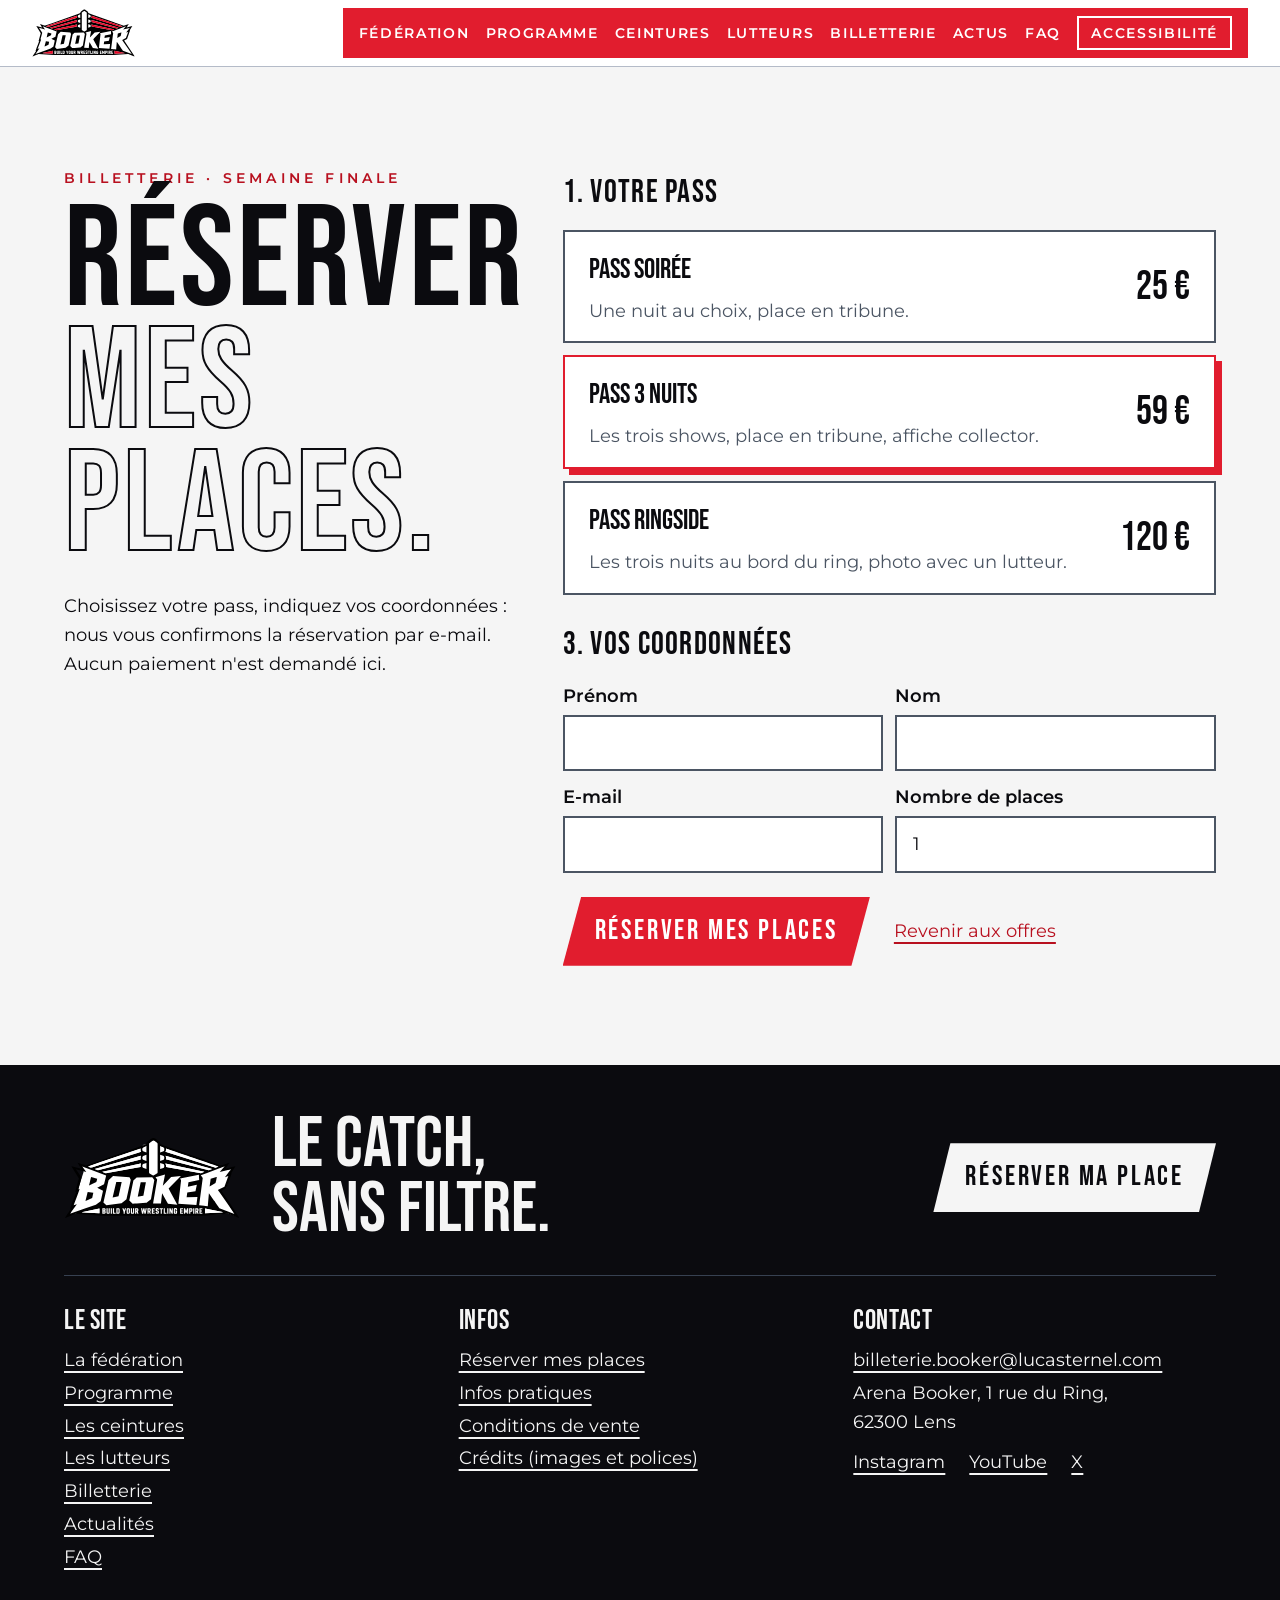
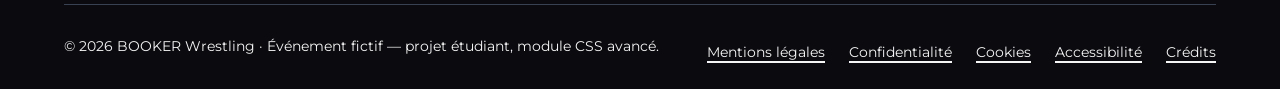
<file: reservation.html>
<!doctype html>
<html lang="fr">
<head>
  <meta charset="utf-8">
  <meta name="viewport" content="width=device-width, initial-scale=1">
  <title>Réserver mes places — BOOKER Wrestling</title>
  <meta name="description" content="Réservez vos places pour la Semaine Finale BOOKER, du 2 au 4 avril 2027 à l'Arena Booker de Lens.">
  <link rel="canonical" href="https://booker.lucasternel.com/reservation.html">
  <meta property="og:type" content="website">
  <meta property="og:site_name" content="BOOKER Wrestling">
  <meta property="og:locale" content="fr_FR">
  <meta property="og:title" content="Réserver mes places — BOOKER Wrestling">
  <meta property="og:description" content="Réservez vos places pour la Semaine Finale BOOKER, du 2 au 4 avril 2027 à l'Arena Booker de Lens.">
  <meta property="og:url" content="https://booker.lucasternel.com/reservation.html">
  <!-- Favicons : le coin du ring -->
  <link rel="icon" href="assets/favicons/favicon.svg" type="image/svg+xml">
  <link rel="icon" href="assets/favicons/favicon.ico" sizes="48x48">
  <link rel="icon" href="assets/favicons/favicon-32.png" sizes="32x32" type="image/png">
  <link rel="icon" href="assets/favicons/favicon-16.png" sizes="16x16" type="image/png">
  <link rel="apple-touch-icon" href="assets/favicons/apple-touch-icon.png">
  <link rel="manifest" href="assets/favicons/site.webmanifest">
  <meta name="theme-color" content="#ffffff" media="(prefers-color-scheme: light)">
  <meta name="theme-color" content="#0b0b0f" media="(prefers-color-scheme: dark)">
  <link rel="preconnect" href="https://fonts.googleapis.com">
  <link rel="preconnect" href="https://fonts.gstatic.com" crossorigin>
  <link rel="stylesheet" href="https://fonts.googleapis.com/css2?family=Bebas+Neue&family=Montserrat:wght@400;600&display=swap">
  <link rel="stylesheet" href="css/main.css?v=b4041a03">
</head>
<body id="top">

  <header class="site-header">
    <a href="index.html" class="brand" aria-label="BOOKER, retour en haut de page">
      <img class="brand__logo--sombre" src="img/booker-logo.svg" alt="BOOKER" width="129" height="60">
      <img class="brand__logo--clair" src="img/booker-logo-clair.svg" alt="BOOKER" width="129" height="60">
    </a>
    <nav class="nav" aria-label="Navigation principale">
      <!-- Menu burger (mobile) : Popover API, sans JavaScript pour l'ouverture -->
      <button class="burger" type="button" popovertarget="menu" aria-label="Menu"><span class="burger__bar" aria-hidden="true"></span></button>
      <ul class="nav__list" id="menu" popover>
        <li><a class="nav__link" href="index.html#federation">Fédération</a></li>
        <li><a class="nav__link" href="index.html#programme">Programme</a></li>
        <li><a class="nav__link" href="index.html#titres">Ceintures</a></li>
        <li><a class="nav__link" href="index.html#lutteurs">Lutteurs</a></li>
        <li><a class="nav__link" href="index.html#billetterie">Billetterie</a></li>
        <li><a class="nav__link" href="index.html#actus">Actus</a></li>
        <li><a class="nav__link" href="index.html#faq">FAQ</a></li>
      </ul>
      <!-- Panneau Accessibilité (Popover API) : thème + taille du texte -->
      <button class="a11y-btn" type="button" popovertarget="a11y" aria-label="Accessibilité"><span class="a11y-btn__short" aria-hidden="true">Aa</span><span class="a11y-btn__long" aria-hidden="true">Accessibilité</span></button>
    </nav>
  </header>


  <!-- Réglages d'accessibilité : radios + :has() (tokens.css, base.css), mémorisés par js/main.js -->
  <div class="a11y" id="a11y" popover role="group" aria-label="Réglages d'accessibilité">
    <p class="a11y__title">Accessibilité</p>
    <fieldset>
      <legend>Thème</legend>
      <label class="choice"><input type="radio" name="theme" id="theme-auto" checked>Auto</label>
      <label class="choice"><input type="radio" name="theme" id="theme-clair">Clair</label>
      <label class="choice"><input type="radio" name="theme" id="theme-sombre">Sombre</label>
    </fieldset>
    <fieldset>
      <legend>Taille du texte</legend>
      <label class="choice"><input type="radio" name="taille" id="taille-0" aria-label="Texte normal" checked>A</label>
      <label class="choice"><input type="radio" name="taille" id="taille-1" aria-label="Texte agrandi 1 fois">A+</label>
      <label class="choice"><input type="radio" name="taille" id="taille-2" aria-label="Texte agrandi 2 fois">A++</label>
      <label class="choice"><input type="radio" name="taille" id="taille-3" aria-label="Texte agrandi 3 fois">A+++</label>
    </fieldset>
    <button class="btn a11y__close" type="button" popovertarget="a11y" popovertargetaction="hide">Fermer</button>
  </div>

  <main class="container">
    <section class="section checkout" aria-labelledby="resa-titre">
      <div class="checkout__intro">
        <p class="eyebrow">Billetterie · Semaine Finale</p>
        <h1 class="checkout__title" id="resa-titre">Réserver<br><span class="outline-text">mes places.</span></h1>
        <p>Choisissez votre pass, indiquez vos coordonnées : nous vous confirmons la réservation par e-mail. Aucun paiement n'est demandé ici.</p>
      </div>

      <!-- Sans JavaScript : l'envoi recharge la page sur #merci, affiché par :target -->
      <form class="form" method="get" action="reservation.html#merci">
        <fieldset class="pass-list">
          <legend>1. Votre pass</legend>
          <label class="pass" id="pass-soiree">
            <input type="radio" name="pass" value="soiree" required>
            <span class="pass__name">Pass soirée</span>
            <span class="pass__price">25 €</span>
            <span class="pass__text">Une nuit au choix, place en tribune.</span>
          </label>
          <label class="pass" id="pass-3nuits">
            <input type="radio" name="pass" value="3-nuits" checked required>
            <span class="pass__name">Pass 3 nuits</span>
            <span class="pass__price">59 €</span>
            <span class="pass__text">Les trois shows, place en tribune, affiche collector.</span>
          </label>
          <label class="pass" id="pass-ringside">
            <input type="radio" name="pass" value="ringside" required>
            <span class="pass__name">Pass Ringside</span>
            <span class="pass__price">120 €</span>
            <span class="pass__text">Les trois nuits au bord du ring, photo avec un lutteur.</span>
          </label>
        </fieldset>

        <!-- Visible seulement avec le Pass soirée (:has(), cf. components.css) -->
        <fieldset class="form__night">
          <legend>2. Quelle nuit ?</legend>
          <label class="choice"><input type="radio" name="nuit" value="vendredi" checked>Ven. 2 avril · Prelude to Chaos</label>
          <label class="choice"><input type="radio" name="nuit" value="samedi">Sam. 3 avril · Rising Empire</label>
          <label class="choice"><input type="radio" name="nuit" value="dimanche">Dim. 4 avril · Final Chapter</label>
        </fieldset>

        <fieldset class="form__fields">
          <legend>3. Vos coordonnées</legend>
          <label class="field">Prénom <input type="text" name="prenom" autocomplete="given-name" required></label>
          <label class="field">Nom <input type="text" name="nom" autocomplete="family-name" required></label>
          <label class="field">E-mail <input type="email" name="email" autocomplete="email" required></label>
          <label class="field">Nombre de places <input type="number" name="places" min="1" max="6" value="1" required></label>
        </fieldset>

        <div class="form__actions">
          <button class="btn" type="submit">Réserver mes places</button>
          <a href="index.html#billetterie">Revenir aux offres</a>
        </div>
      </form>

      <section class="thanks" id="merci" aria-labelledby="merci-titre">
        <h2 id="merci-titre">Demande enregistrée !</h2>
        <p>Merci, nous vous écrivons très vite pour confirmer vos places. À bientôt à l'Arena Booker.</p>
        <a class="btn" href="index.html#programme">Voir le programme</a>
      </section>
    </section>
  </main>

  <footer class="site-footer">
    <div class="container site-footer__top">
      <a class="site-footer__logo" href="index.html" aria-label="BOOKER Wrestling, retour à l'accueil">
        <img src="img/booker-logo.svg" alt="" width="172" height="80">
      </a>
      <p class="site-footer__tagline">Le catch,<br>sans filtre.</p>
      <a class="btn btn--light" href="reservation.html">Réserver ma place</a>
    </div>

    <div class="container site-footer__grid">
      <nav aria-label="Navigation du site">
        <h2>Le site</h2>
        <ul>
          <li><a href="index.html#federation">La fédération</a></li>
          <li><a href="index.html#programme">Programme</a></li>
          <li><a href="index.html#titres">Les ceintures</a></li>
          <li><a href="index.html#lutteurs">Les lutteurs</a></li>
          <li><a href="index.html#billetterie">Billetterie</a></li>
          <li><a href="index.html#actus">Actualités</a></li>
          <li><a href="index.html#faq">FAQ</a></li>
        </ul>
      </nav>
      <nav aria-label="Informations pratiques">
        <h2>Infos</h2>
        <ul>
          <li><a href="reservation.html">Réserver mes places</a></li>
          <li><a href="infos-pratiques.html">Infos pratiques</a></li>
          <li><a href="cgv.html">Conditions de vente</a></li>
          <li><a href="credits.html">Crédits (images et polices)</a></li>
        </ul>
      </nav>
      <div>
        <h2>Contact</h2>
        <ul>
          <li><a href="mailto:billeterie.booker@lucasternel.com">billeterie.booker@lucasternel.com</a></li>
          <li>Arena Booker, 1 rue du Ring, 62300 Lens</li>
        </ul>
        <ul class="social" aria-label="Réseaux sociaux">
          <li><a href="https://www.instagram.com/" target="_blank" rel="noopener noreferrer" aria-label="Instagram (s'ouvre dans un nouvel onglet)">Instagram</a></li>
          <li><a href="https://www.youtube.com/" target="_blank" rel="noopener noreferrer" aria-label="YouTube (s'ouvre dans un nouvel onglet)">YouTube</a></li>
          <li><a href="https://x.com/" target="_blank" rel="noopener noreferrer" aria-label="X (s'ouvre dans un nouvel onglet)">X</a></li>
        </ul>
      </div>
    </div>

    <div class="container site-footer__bottom">
      <p>© 2026 BOOKER Wrestling · Événement fictif — projet étudiant, module CSS avancé.</p>
      <nav aria-label="Informations légales">
        <ul class="legal-nav__list">
          <li><a href="mentions-legales.html">Mentions légales</a></li>
          <li><a href="confidentialite.html">Confidentialité</a></li>
          <li><a href="cookies.html">Cookies</a></li>
          <li><a href="accessibilite.html">Accessibilité</a></li>
          <li><a href="credits.html">Crédits</a></li>
        </ul>
      </nav>
    </div>
  </footer>

  <script src="js/main.js?v=f36d57df" defer></script>
</body>
</html>
</file>
<file: css/main.css>
/* ==========================================================================
   main.css — Point d'entrée unique des styles (seul fichier lié dans index.html)
   --------------------------------------------------------------------------
   1. On déclare l'ORDRE des layers UNE SEULE FOIS, ici, avant tout le reste.
      Le dernier layer de la liste l'emporte sur les précédents, quelle que
      soit la spécificité des sélecteurs : utilities > components > layout
      > base > reset.
   2. On importe ensuite chaque fichier. Chaque fichier enveloppe déjà son
      contenu dans le bon @layer (voir l'en-tête de chacun).
   Rappel : une instruction @layer « déclarative » (sans bloc) est la seule
   règle autorisée avant les @import.
   ⚠ N'écrivez PAS de règles dans ce fichier : une règle hors layer
     l'emporterait sur TOUS les layers (exigence 1).
   ========================================================================== */

@layer reset, base, layout, components, utilities;

@import url("reset.css?v=101504db");
@import url("tokens.css?v=c9838fee");     /* tokens rangés dans le layer base */
@import url("base.css?v=db78e095");
@import url("layout.css?v=e966ea99");
@import url("components.css?v=ff0a1e92");
@import url("utilities.css?v=3d4b9626");

/* BONUS TECHNIQUE — View Transitions entre pages (amélioration progressive).
   À la racine, hors layer : cette règle n'applique aucun style, elle active seulement la transition. */
@view-transition {
  navigation: auto;
}
</file>
